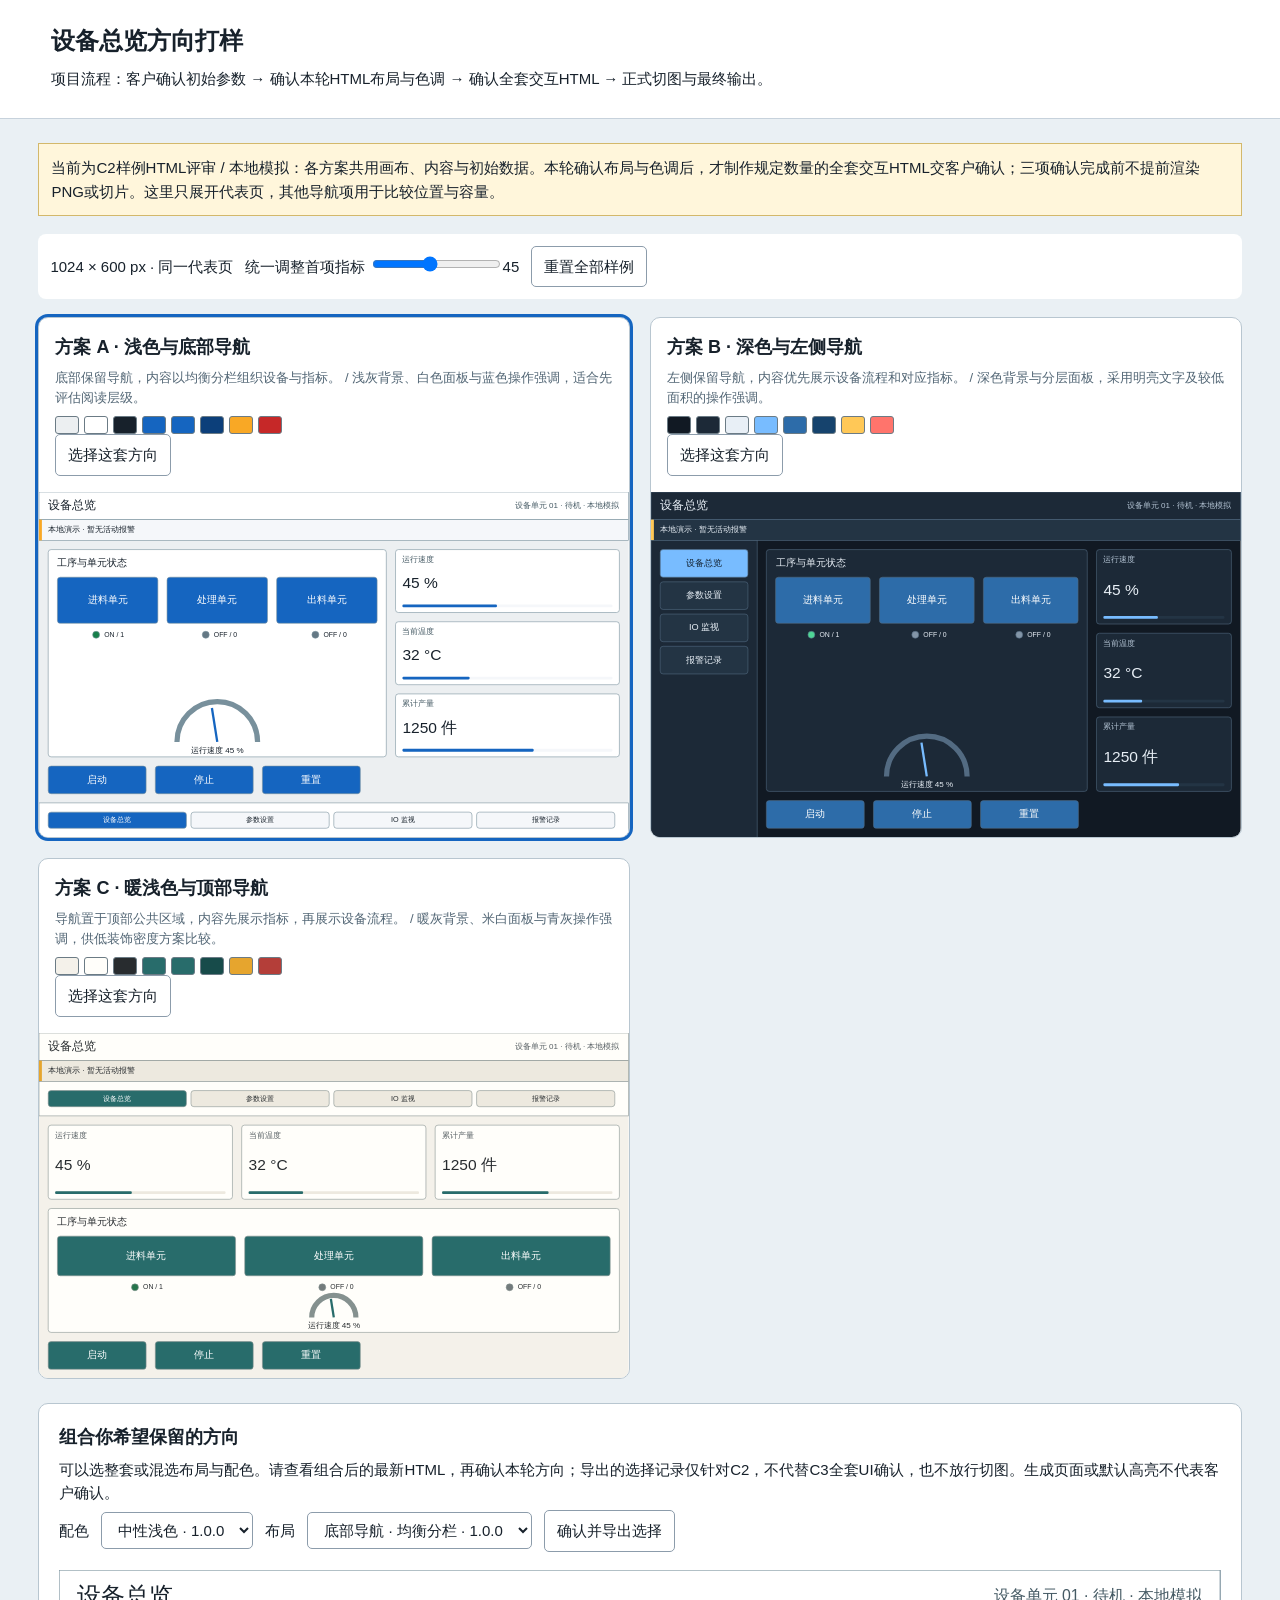
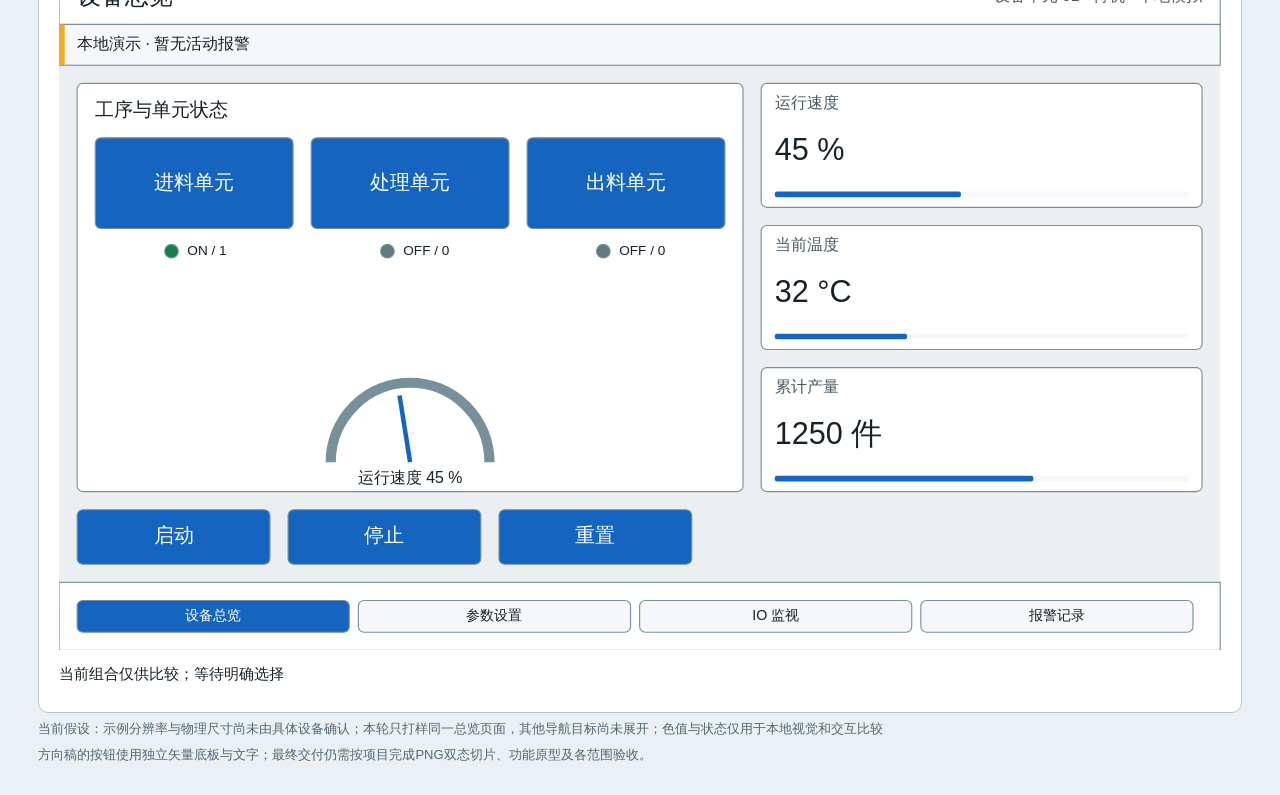
<file: examples/style-proposal/index.html>
<!doctype html>
<html lang="zh-CN">
<meta charset="utf-8">
<meta name="viewport" content="width=device-width,initial-scale=1">
<title>HMI 布局与配色打样</title>
<style>
*{box-sizing:border-box}body{margin:0;background:#eaf0f4;color:#17212b;font:15px/1.55 sans-serif}header{padding:22px 4vw;background:#fff;border-bottom:1px solid #c7d2dc}h1{font-size:24px;margin:0 0 8px}h2{font-size:18px;margin:0 0 6px}p{margin:6px 0}main{max-width:1600px;margin:auto;padding:24px 3vw}.notice{background:#fff6db;border:1px solid #d3b86b;padding:12px;margin-bottom:18px}.tools{display:flex;align-items:center;gap:12px;flex-wrap:wrap;padding:12px;background:#fff;margin-bottom:18px;border-radius:8px}button,select,input{font:inherit}button,select{border:1px solid #8c9cab;border-radius:5px;padding:8px 12px;background:#fff;color:#17212b}button{cursor:pointer}button:focus-visible,select:focus-visible,[role=button]:focus-visible{outline:3px solid #d97706;outline-offset:2px}.grid{display:grid;grid-template-columns:repeat(2,minmax(0,1fr));gap:20px}.card{background:#fff;border:1px solid #b8c6d0;border-radius:10px;overflow:hidden}.card-heading{padding:16px}.card svg{width:100%;height:auto;display:block;touch-action:manipulation}.card.selected{outline:3px solid #1565c0}.meta{color:#526675;font-size:13px}.wide{grid-column:1/-1}.choice{padding:20px;margin-top:24px;background:#fff;border-radius:10px;border:1px solid #b8c6d0}.choice .tools{padding:0}.swatches{display:flex;gap:5px;flex-wrap:wrap;margin-top:8px}.swatch{display:inline-block;width:24px;height:18px;border:1px solid #6b7b85;border-radius:3px}[role=button]{cursor:pointer}#assumptions{font-size:13px;color:#526675}@media(max-width:1000px){.grid{grid-template-columns:1fr}.wide{grid-column:auto}}
</style>
<header><h1 id="title">HMI 布局与配色打样</h1><p>项目流程：客户确认初始参数 → 确认本轮HTML布局与色调 → 确认全套交互HTML → 正式切图与最终输出。</p></header>
<main>
<div class="notice">当前为C2样例HTML评审 / 本地模拟：各方案共用画布、内容与初始数据。本轮确认布局与色调后，才制作规定数量的全套交互HTML交客户确认；三项确认完成前不提前渲染PNG或切片。这里只展开代表页，其他导航项用于比较位置与容量。</div>
<div id="tools" class="tools"></div><div id="variants" class="grid"></div>
<section class="choice"><h2>组合你希望保留的方向</h2><p>可以选整套或混选布局与配色。请查看组合后的最新HTML，再确认本轮方向；导出的选择记录仅针对C2，不代替C3全套UI确认，也不放行切图。生成页面或默认高亮不代表客户确认。</p><div id="choice-tools" class="tools"></div><div id="custom"></div><p id="choice-status" role="status">等待选择</p></section>
<p id="assumptions"></p><p class="meta">方向稿的按钮使用独立矢量底板与文字；最终交付仍需按项目完成PNG双态切片、功能原型及各范围验收。</p>
</main>
<script id="proposal-data" type="application/json">{"schema_version": "1.0", "title": "设备总览方向打样", "canvas_px": [1024, 600], "physical_size": {"diagonal_in": null, "visible_width_mm": null, "visible_height_mm": null}, "representative_page_id": "overview", "navigation_items": [{"id": "overview", "label": "设备总览"}, {"id": "parameters", "label": "参数设置"}, {"id": "io", "label": "IO 监视"}, {"id": "alarms", "label": "报警记录"}], "snapshot": {"page_title": "设备总览", "object_label": "设备单元 01", "mode": "待机", "connection": "本地模拟", "alarm": "本地演示 · 暂无活动报警", "metrics": [{"id": "speed", "label": "运行速度", "value": 45, "min": 0, "max": 100, "unit": "%"}, {"id": "temperature", "label": "当前温度", "value": 32, "min": 0, "max": 100, "unit": "°C"}, {"id": "output", "label": "累计产量", "value": 1250, "min": 0, "max": 2000, "unit": "件"}], "units": [{"id": "feed", "label": "进料单元", "on": true}, {"id": "process", "label": "处理单元", "on": false}, {"id": "discharge", "label": "出料单元", "on": false}], "actions": [{"id": "start", "label": "启动", "effect": "start"}, {"id": "stop", "label": "停止", "effect": "stop"}, {"id": "reset", "label": "重置", "effect": "reset"}]}, "variants": [{"id": "a", "title": "方案 A · 浅色与底部导航", "theme_id": "neutral-light", "theme_version": "1.0.0", "layout_id": "bottom-balanced", "layout_version": "1.0.0"}, {"id": "b", "title": "方案 B · 深色与左侧导航", "theme_id": "slate-dark", "theme_version": "1.0.0", "layout_id": "left-process", "layout_version": "1.0.0"}, {"id": "c", "title": "方案 C · 暖浅色与顶部导航", "theme_id": "warm-light", "theme_version": "1.0.0", "layout_id": "top-metrics", "layout_version": "1.0.0"}], "assumptions": ["示例分辨率与物理尺寸尚未由具体设备确认", "本轮只打样同一总览页面，其他导航目标尚未展开", "色值与状态仅用于本地视觉和交互比较"], "input_sha256": "ed836bc947c06ba0098c83aab9e5336ccdb028fe688410553108fb8656675bce", "themes": {"neutral-light@1.0.0": {"profile": {"schema_version": "1.0", "id": "neutral-light", "version": "1.0.0", "status": "proposed", "name": "中性浅色", "description": "浅灰背景、白色面板与蓝色操作强调，适合先评估阅读层级。", "tone": "light", "colors": {"background": "#ECEFF1", "surface": "#FFFFFF", "surface_alt": "#F5F7FA", "text_primary": "#17212B", "text_secondary": "#455A64", "divider": "#78909C", "accent": "#1565C0", "text_on_accent": "#FFFFFF", "button_s0": "#1565C0", "button_s1": "#0C3F7A", "text_on_button": "#FFFFFF", "indicator_on": "#16804A", "indicator_off": "#647884", "warning": "#F9A825", "fault": "#C62828"}}, "sha256": "f64e77603d25bb33d929438d553613f783aad4188367a3d6c7b42d7e22bf1074"}, "slate-dark@1.0.0": {"profile": {"schema_version": "1.0", "id": "slate-dark", "version": "1.0.0", "status": "proposed", "name": "石板深色", "description": "深色背景与分层面板，采用明亮文字及较低面积的操作强调。", "tone": "dark", "colors": {"background": "#111923", "surface": "#1C2937", "surface_alt": "#233444", "text_primary": "#E8EFF6", "text_secondary": "#B4C4D4", "divider": "#536B82", "accent": "#78BCFF", "text_on_accent": "#12212F", "button_s0": "#2D6CA9", "button_s1": "#16436D", "text_on_button": "#FFFFFF", "indicator_on": "#4ED695", "indicator_off": "#8395A7", "warning": "#FFC857", "fault": "#FF746C"}}, "sha256": "17a6fc05ea4c57fdc4925363a09915544ab9b63be87b0c60699d3a4c2e1e0005"}, "warm-light@1.0.0": {"profile": {"schema_version": "1.0", "id": "warm-light", "version": "1.0.0", "status": "proposed", "name": "暖灰浅色", "description": "暖灰背景、米白面板与青灰操作强调，供低装饰密度方案比较。", "tone": "light", "colors": {"background": "#F4F1EA", "surface": "#FFFEFA", "surface_alt": "#EDE9DF", "text_primary": "#282C2F", "text_secondary": "#575F63", "divider": "#85918F", "accent": "#286C6B", "text_on_accent": "#FFFFFF", "button_s0": "#286C6B", "button_s1": "#174B4A", "text_on_button": "#FFFFFF", "indicator_on": "#26754B", "indicator_off": "#737B7C", "warning": "#E6A52E", "fault": "#B43E39"}}, "sha256": "38b9d1ac682520b373cb86ff5a5df1fbed342dbb2d7fd3bfc57513a4fe7f594a"}}, "layouts": {"bottom-balanced@1.0.0": {"profile": {"schema_version": "1.0", "id": "bottom-balanced", "version": "1.0.0", "status": "proposed", "name": "底部导航 · 均衡分栏", "description": "底部保留导航，内容以均衡分栏组织设备与指标。", "navigation_position": "bottom", "composition": "balanced-columns", "min_canvas_px": [800, 480], "regions": {"status": [0, 0, 1, 0.08], "alarm": [0, 0.08, 1, 0.06], "navigation": [0, 0.9, 1, 0.1], "content": [0, 0.14, 1, 0.76]}}, "sha256": "9141f284f636aa1be5e0f23f8f7492010aea030fb98fe08197dd32ff71e5039f"}, "left-process@1.0.0": {"profile": {"schema_version": "1.0", "id": "left-process", "version": "1.0.0", "status": "proposed", "name": "左侧导航 · 流程优先", "description": "左侧保留导航，内容优先展示设备流程和对应指标。", "navigation_position": "left", "composition": "process-focus", "min_canvas_px": [800, 480], "regions": {"status": [0, 0, 1, 0.08], "alarm": [0, 0.08, 1, 0.06], "navigation": [0, 0.14, 0.18, 0.86], "content": [0.18, 0.14, 0.82, 0.86]}}, "sha256": "a24811fef1f2afbd47453f96cefc95ee7b603597a5e27212bb8b95cc6e836746"}, "top-metrics@1.0.0": {"profile": {"schema_version": "1.0", "id": "top-metrics", "version": "1.0.0", "status": "proposed", "name": "顶部导航 · 指标优先", "description": "导航置于顶部公共区域，内容先展示指标，再展示设备流程。", "navigation_position": "top", "composition": "metrics-first", "min_canvas_px": [800, 480], "regions": {"status": [0, 0, 1, 0.08], "alarm": [0, 0.08, 1, 0.06], "navigation": [0, 0.14, 1, 0.1], "content": [0, 0.24, 1, 0.76]}}, "sha256": "4955ce8edb77262b1bfe14787d7a46c86dc97a424bf627cbdc27c29fc1d1551b"}}, "selection_status": "pending"}</script>
<script>
'use strict';
const model=JSON.parse(document.getElementById('proposal-data').textContent),ns='http://www.w3.org/2000/svg';
const byId=id=>document.getElementById(id);
function el(tag,text,cls){const n=document.createElement(tag);if(text!==undefined)n.textContent=String(text);if(cls)n.className=cls;return n;}
function shape(tag,attrs,text){const n=document.createElementNS(ns,tag);for(const [key,value] of Object.entries(attrs||{}))n.setAttribute(key,String(value));if(text!==undefined)n.textContent=String(text);return n;}
function add(parent,tag,attrs,text){const n=shape(tag,attrs,text);parent.append(n);return n;}
function rect(parent,x,y,w,h,fill,stroke,rx=5){return add(parent,'rect',{x,y,width:w,height:h,fill,stroke:stroke||'none',rx});}
function text(parent,x,y,value,size,color,extra={}){return add(parent,'text',{x,y,fill:color,'font-size':size,'dominant-baseline':'middle',...extra},value);}
let scene=JSON.parse(JSON.stringify(model.snapshot)),selectionStatus='pending',metricSlider=null,metricOutput=null;
const themes=Object.entries(model.themes),layouts=Object.entries(model.layouts),held=new Set();
let chosenTheme=themes[0][0],chosenLayout=layouts[0][0];
function resetScene(){scene=JSON.parse(JSON.stringify(model.snapshot));if(metricSlider){metricSlider.value=scene.metrics[0].value;metricOutput.textContent=scene.metrics[0].value;}renderAll();}
function releaseAll(){for(const release of [...held])release();}
function control(parent,box,label,colors,action,key){const [x,y,w,h]=box,g=add(parent,'g',{'role':'button',tabindex:0,'aria-label':label,'data-control':key,'data-state':'s0'}),plate=rect(g,x,y,w,h,colors.button_s0,colors.divider);text(g,x+w/2,y+h/2,label,Math.min(18,h*.38,w/(label.length+1)),colors.text_on_button,{'text-anchor':'middle','pointer-events':'none'});let down=false;
  function release(){down=false;plate.setAttribute('fill',colors.button_s0);g.setAttribute('data-state','s0');held.delete(release);}
  function press(){if(down)return;down=true;plate.setAttribute('fill',colors.button_s1);g.setAttribute('data-state','s1');held.add(release);}
  g.onpointerdown=e=>{if(e.button!==undefined&&e.button!==0)return;press();g.setPointerCapture(e.pointerId);};g.onpointerup=g.onpointercancel=g.onlostpointercapture=g.onblur=release;g.onclick=action;g.onkeydown=e=>{if(e.key===' '||e.key==='Enter'){e.preventDefault();if(!e.repeat)press();}};g.onkeyup=e=>{if(e.key===' '||e.key==='Enter'){e.preventDefault();const activate=down;release();if(activate)action();}};return g;
}
function profilePair(themeKey,layoutKey){return {theme:model.themes[themeKey].profile,layout:model.layouts[layoutKey].profile};}
function renderScene(host,themeKey,layoutKey){
  host.replaceChildren();const {theme,layout}=profilePair(themeKey,layoutKey),c=theme.colors,[W,H]=model.canvas_px,s=Math.min(W/1024,H/600),gap=16*s,svg=shape('svg',{viewBox:'0 0 '+W+' '+H,role:'group','aria-label':scene.page_title+'；'+theme.name+'；'+layout.name,'data-theme':theme.id,'data-layout':layout.id,'font-family':'sans-serif'});host.append(svg);rect(svg,0,0,W,H,c.background,null,0);
  const regions=Object.fromEntries(Object.entries(layout.regions).map(([key,r])=>[key,[r[0]*W,r[1]*H,r[2]*W,r[3]*H]]));
  const [sx,sy,sw,sh]=regions.status;rect(svg,sx,sy,sw,sh,c.surface,c.divider,0);text(svg,sx+gap,sy+sh/2,scene.page_title,21*s,c.text_primary);text(svg,sx+sw-gap,sy+sh/2,scene.object_label+' · '+scene.mode+' · '+scene.connection,14*s,c.text_secondary,{'text-anchor':'end'});
  const [ax,ay,aw,ah]=regions.alarm;rect(svg,ax,ay,aw,ah,c.surface_alt,c.divider,0);rect(svg,ax,ay,5*s,ah,c.warning,null,0);text(svg,ax+gap,ay+ah/2,scene.alarm,14*s,c.text_primary);
  const [nx,ny,nw,nh]=regions.navigation;rect(svg,nx,ny,nw,nh,c.surface,c.divider,0);const vertical=layout.navigation_position==='left',n=model.navigation_items.length;
  model.navigation_items.forEach((item,i)=>{const cellH=Math.min(56*s,(nh-2*gap)/n),x=nx+gap+(vertical?0:i*(nw-2*gap)/n),y=ny+gap+(vertical?i*cellH:0),w=vertical?nw-2*gap:(nw-2*gap)/n-8*s,h=vertical?cellH-8*s:nh-2*gap,active=item.id===model.representative_page_id;rect(svg,x,y,w,h,active?c.accent:c.surface_alt,c.divider);text(svg,x+w/2,y+h/2,item.label,Math.min(16*s,w/(item.label.length+1),h*.45),active?c.text_on_accent:c.text_primary,{'text-anchor':'middle'});});
  const [rx,ry,rw,rh]=regions.content,body=[rx+gap,ry+gap,rw-2*gap,rh-2*gap],actionH=48*s,[bx,by,bw,bh]=body,usable=bh-actionH-gap;
  let process,metrics;if(layout.composition==='balanced-columns'){process=[bx,by,bw*.60-gap/2,usable];metrics=[bx+bw*.60+gap/2,by,bw*.40-gap/2,usable];}else if(layout.composition==='process-focus'){process=[bx,by,bw*.70-gap/2,usable];metrics=[bx+bw*.70+gap/2,by,bw*.30-gap/2,usable];}else{metrics=[bx,by,bw,usable*.38-gap/2];process=[bx,by+usable*.38+gap/2,bw,usable*.62-gap/2];}
  const [px,py,pw,ph]=process;rect(svg,px,py,pw,ph,c.surface,c.divider);text(svg,px+gap,py+24*s,'工序与单元状态',17*s,c.text_primary);const count=scene.units.length,unitW=(pw-gap*(count+1))/count,unitH=Math.min(80*s,ph*.32),unitY=py+48*s;
  scene.units.forEach((unit,i)=>{const ux=px+gap+i*(unitW+gap),g=add(svg,'g',{});control(g,[ux,unitY,unitW,unitH],unit.label,c,()=>{unit.on=!unit.on;renderAll();},'unit-'+unit.id);add(g,'circle',{cx:ux+unitW/2-20*s,cy:unitY+unitH+20*s,r:6*s,fill:unit.on?c.indicator_on:c.indicator_off,stroke:c.divider});text(g,ux+unitW/2-6*s,unitY+unitH+20*s,unit.on?'ON / 1':'OFF / 0',12*s,c.text_primary);});
  const first=scene.metrics[0],ratio=(first.value-first.min)/(first.max-first.min),cx=px+pw/2,cy=py+ph-26*s,radius=Math.max(12*s,Math.min(70*s,pw*.22,cy-(unitY+unitH+34*s)));add(svg,'path',{d:'M '+(cx-radius)+' '+cy+' A '+radius+' '+radius+' 0 0 1 '+(cx+radius)+' '+cy,fill:'none',stroke:c.divider,'stroke-width':9*s});const angle=Math.PI*(1-ratio);add(svg,'line',{x1:cx,y1:cy,x2:cx+Math.cos(angle)*radius*.85,y2:cy-Math.sin(angle)*radius*.85,stroke:c.accent,'stroke-width':4*s,'data-gauge':first.id});text(svg,cx,cy+15*s,first.label+' '+first.value+' '+first.unit,14*s,c.text_primary,{'text-anchor':'middle'});
  const [mx,my,mw,mh]=metrics,horizontal=layout.composition==='metrics-first',mn=scene.metrics.length;
  scene.metrics.forEach((m,i)=>{const cardW=horizontal?(mw-gap*(mn-1))/mn:mw,cardH=horizontal?mh:(mh-gap*(mn-1))/mn,x=mx+(horizontal?i*(cardW+gap):0),y=my+(horizontal?0:i*(cardH+gap)),fraction=(m.value-m.min)/(m.max-m.min);rect(svg,x,y,cardW,cardH,c.surface,c.divider);text(svg,x+12*s,y+18*s,m.label,14*s,c.text_secondary);text(svg,x+12*s,y+cardH*.55,m.value+' '+m.unit,Math.min(27*s,cardH*.31),c.text_primary);rect(svg,x+12*s,y+cardH-14*s,cardW-24*s,5*s,c.surface_alt,null,2);rect(svg,x+12*s,y+cardH-14*s,(cardW-24*s)*fraction,5*s,c.accent,null,2).setAttribute('data-bar',m.id);});
  const actions=scene.actions,buttonW=Math.min(170*s,(bw-gap*(actions.length-1))/actions.length);actions.forEach((a,i)=>{control(svg,[bx+i*(buttonW+gap),by+bh-actionH,buttonW,actionH],a.label,c,()=>{if(a.effect==='reset'){resetScene();return;}scene.mode=a.effect==='start'?'模拟运行':'模拟停止';for(const u of scene.units)u.on=a.effect==='start';renderAll();},'action-'+a.id);});
  return svg;
}
function swatches(theme){const row=el('div',undefined,'swatches');for(const key of ['background','surface','text_primary','accent','button_s0','button_s1','warning','fault']){const span=el('span',undefined,'swatch');span.style.backgroundColor=theme.colors[key];span.title=key+' '+theme.colors[key];row.append(span);}return row;}
function selectVariant(v){chosenTheme=v.theme_id+'@'+v.theme_version;chosenLayout=v.layout_id+'@'+v.layout_version;selectionStatus='pending';themeSelect.value=chosenTheme;layoutSelect.value=chosenLayout;renderAll();}
const themeSelect=el('select'),layoutSelect=el('select');themeSelect.setAttribute('aria-label','选择配色');layoutSelect.setAttribute('aria-label','选择布局');for(const [key,{profile}] of themes){const option=el('option',profile.name+' · '+profile.version);option.value=key;themeSelect.append(option);}for(const [key,{profile}] of layouts){const option=el('option',profile.name+' · '+profile.version);option.value=key;layoutSelect.append(option);}themeSelect.value=chosenTheme;layoutSelect.value=chosenLayout;
themeSelect.onchange=()=>{chosenTheme=themeSelect.value;selectionStatus='pending';renderAll();};layoutSelect.onchange=()=>{chosenLayout=layoutSelect.value;selectionStatus='pending';renderAll();};
function selectionRecord(){const {theme,layout}=profilePair(chosenTheme,chosenLayout);return {schema_version:'1.0',status:'user_selected_in_preview',representative_page_id:model.representative_page_id,canvas_px:model.canvas_px,physical_size:model.physical_size,theme:{id:theme.id,version:theme.version,sha256:model.themes[chosenTheme].sha256},layout:{id:layout.id,version:layout.version,sha256:model.layouts[chosenLayout].sha256},assumptions:model.assumptions,proposal_input_sha256:model.input_sha256};}
function downloadSelection(){const raw=JSON.stringify(selectionRecord(),null,2)+'\n',url=URL.createObjectURL(new Blob([raw],{type:'application/json'})),a=el('a');a.href=url;a.download='project-direction.json';document.body.append(a);a.click();a.remove();setTimeout(()=>URL.revokeObjectURL(url),1000);selectionStatus='export_requested';byId('choice-status').textContent='已请求导出当前选择；请把选择记录或方案说明提供给后续设计任务。';}
function renderAll(){releaseAll();byId('variants').replaceChildren();for(const v of model.variants){const themeKey=v.theme_id+'@'+v.theme_version,layoutKey=v.layout_id+'@'+v.layout_version,{theme,layout}=profilePair(themeKey,layoutKey),card=el('article',undefined,'card'+(chosenTheme===themeKey&&chosenLayout===layoutKey?' selected':'')),heading=el('div',undefined,'card-heading'),host=el('div'),choose=el('button','选择这套方向');choose.setAttribute('data-variant',v.id);choose.onclick=()=>selectVariant(v);heading.append(el('h2',v.title),el('p',layout.description+' / '+theme.description,'meta'),swatches(theme),choose);card.append(heading,host);byId('variants').append(card);renderScene(host,themeKey,layoutKey);}renderScene(byId('custom'),chosenTheme,chosenLayout);byId('choice-status').textContent=selectionStatus==='pending'?'当前组合仅供比较；等待明确选择':'已请求导出选择记录';}
function initialize(){byId('title').textContent=model.title;byId('assumptions').textContent='当前假设：'+model.assumptions.join('；');const reset=el('button','重置全部样例'),slider=el('input'),sliderLabel=el('label','统一调整首项指标 '),value=el('span',scene.metrics[0].value);metricSlider=slider;metricOutput=value;reset.onclick=resetScene;reset.setAttribute('data-role','reset');slider.type='range';slider.min=scene.metrics[0].min;slider.max=scene.metrics[0].max;slider.step='any';slider.value=scene.metrics[0].value;slider.setAttribute('aria-label','统一模拟指标');slider.oninput=()=>{scene.metrics[0].value=Number(slider.value);value.textContent=slider.value;renderAll();};sliderLabel.append(slider,value);byId('tools').append(el('span',model.canvas_px.join(' × ')+' px · 同一代表页'),sliderLabel,reset);const exportButton=el('button','确认并导出选择');exportButton.setAttribute('data-role','export');exportButton.onclick=downloadSelection;byId('choice-tools').append(el('label','配色 '),themeSelect,el('label','布局 '),layoutSelect,exportButton);renderAll();}
document.addEventListener('visibilitychange',()=>{if(document.hidden)releaseAll();});window.addEventListener('blur',releaseAll);initialize();
</script>
</html>
</file>
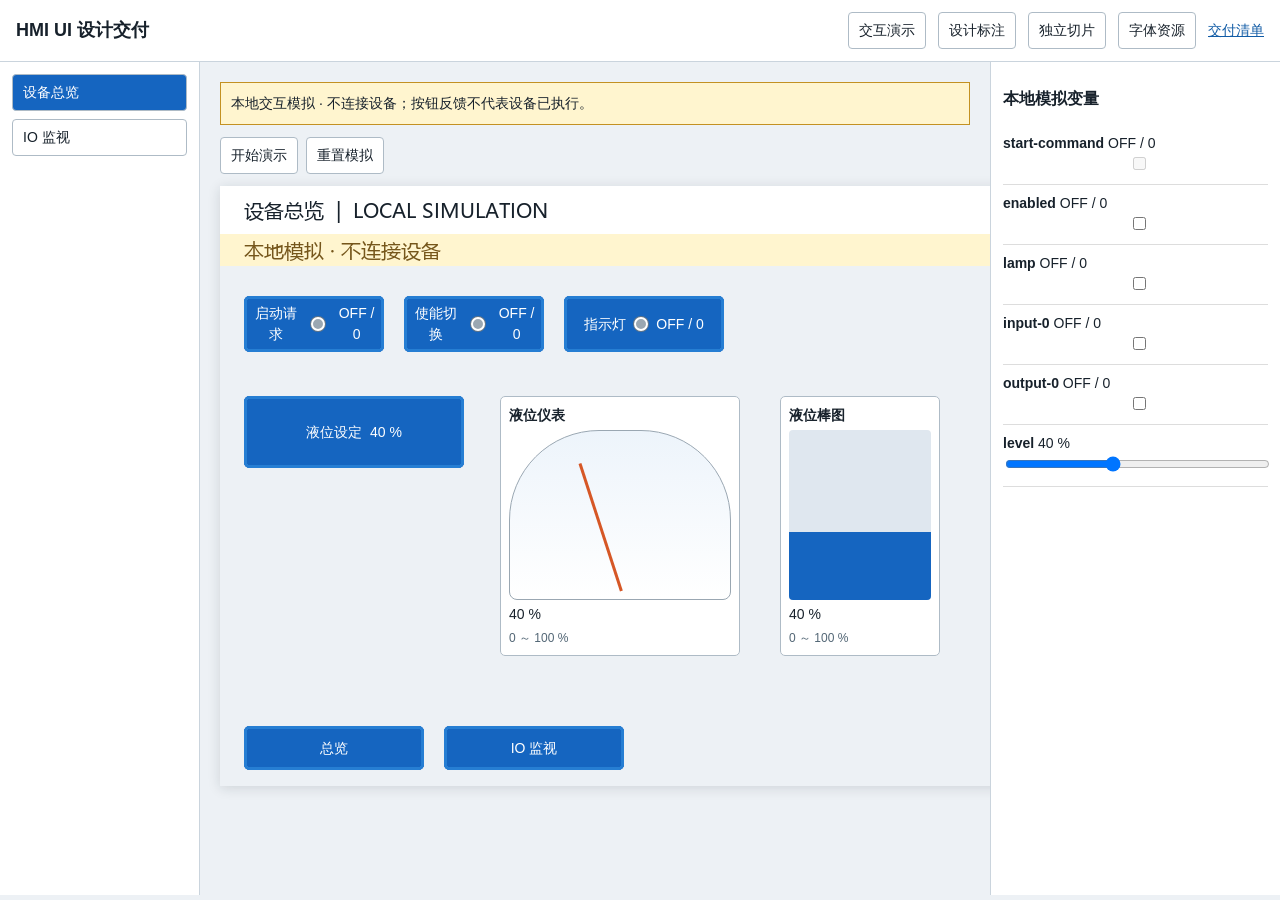
<file: examples/interactive-preview/delivery/index.html>
<!doctype html>
<html lang="zh-CN">
<meta charset="utf-8">
<meta name="viewport" content="width=device-width,initial-scale=1">
<title>HMI UI 设计交付</title>
<style>
*{box-sizing:border-box}body{margin:0;font:14px/1.5 sans-serif;color:#17212b;background:#edf1f5}button,select,input{font:inherit}button,select{padding:7px 10px;border:1px solid #aebbc6;border-radius:4px;background:#fff;color:inherit}button{cursor:pointer}button:focus-visible,select:focus-visible{outline:3px solid #1473b8}header{display:flex;align-items:center;gap:12px;padding:12px 16px;background:#fff;border-bottom:1px solid #cad4dd}h1{font-size:18px;margin:0 auto 0 0}#workspace{display:grid;grid-template-columns:200px minmax(300px,1fr) 290px;height:calc(100vh - 67px)}nav,aside{padding:12px;background:#fff;overflow:auto}nav{border-right:1px solid #cad4dd}aside{border-left:1px solid #cad4dd}nav button{display:block;width:100%;text-align:left;margin:0 0 8px}nav button.active{color:#fff;background:#1565c0}main{overflow:auto;padding:20px}.tools{display:flex;flex-wrap:wrap;gap:8px;margin-bottom:12px}.muted{color:#526675;font-size:12px}.stage{position:relative;background:#fff;box-shadow:0 2px 12px #17212b24;flex-shrink:0}.stage>img{position:absolute;inset:0;width:100%;height:100%;display:block}.layer{position:absolute;padding:0;border:1px solid transparent;border-radius:0;background:transparent}.layer:hover,.layer.selected{border:2px solid #e45b16;background:#e45b1615}.show-boxes .layer{border:1px dashed #1565c070}.show-boxes .layer.selected{border:2px solid #e45b16}.kv{margin:0 0 12px;overflow-wrap:anywhere}.kv dt{font-size:12px;color:#526675}.kv dd{margin:2px 0 0;white-space:pre-wrap;font-family:monospace}.cards{display:grid;grid-template-columns:repeat(auto-fill,minmax(170px,1fr));gap:14px}.card{background:#fff;padding:12px;border:1px solid #cad4dd;border-radius:6px;overflow-wrap:anywhere}.thumb{height:130px;display:flex;align-items:center;justify-content:center;background-color:#fff;background-image:linear-gradient(45deg,#dce4eb 25%,transparent 25%),linear-gradient(-45deg,#dce4eb 25%,transparent 25%),linear-gradient(45deg,transparent 75%,#dce4eb 75%),linear-gradient(-45deg,transparent 75%,#dce4eb 75%);background-size:16px 16px;background-position:0 0,0 8px,8px -8px,-8px 0}.thumb img{max-width:100%;max-height:100%}a{color:#125ca6}h2{font-size:16px}.notice{max-width:700px;padding:16px;background:#fff;border:1px solid #cad4dd}@media(max-width:900px){#workspace{grid-template-columns:160px minmax(250px,1fr)}aside{grid-column:1/-1;border-top:1px solid #cad4dd;max-height:300px}header{flex-wrap:wrap}#workspace{height:auto;min-height:80vh}}
</style>
<style>
.runtime-stage{position:relative;overflow:hidden;background:#fff;box-shadow:0 2px 12px #17212b24}.runtime-canvas{position:absolute;transform-origin:0 0}.runtime-background{position:absolute;inset:0;width:100%;height:100%}.runtime-component{position:absolute;overflow:hidden;background:#fff;border:1px solid #aebbc6;border-radius:5px;padding:8px;display:flex;flex-direction:column;justify-content:center;gap:4px}.runtime-button{position:relative;width:100%;height:100%;padding:0;overflow:hidden;border:0;border-radius:4px;background:#1565c0;color:#fff;touch-action:none;user-select:none}.runtime-button img{position:absolute;inset:0;width:100%;height:100%;pointer-events:none}.runtime-label{position:relative;z-index:1;display:flex;align-items:center;justify-content:center;gap:8px;width:100%;height:100%;padding:4px;white-space:pre-line;pointer-events:none}.runtime-control{padding:0;border:0}.runtime-value{font-variant-numeric:tabular-nums;white-space:pre-line}.runtime-lamp{display:inline-block;width:14px;height:14px;flex-shrink:0;border-radius:50%;background:#9aa7b2;border:2px solid #fff;box-shadow:0 0 0 1px #637586}.runtime-lamp.on{background:#40ca80}.runtime-output{display:grid;grid-template-rows:minmax(0,1fr) 32px}.runtime-output select{width:100%;padding:2px}.runtime-track{position:relative;flex:1;min-height:14px;background:#dfe7ef;overflow:hidden;border-radius:4px}.runtime-fill{position:absolute;left:0;bottom:0;background:#1565c0;transition:width .35s linear,height .35s linear}.runtime-dial{position:relative;flex:1;min-height:30px;border:1px solid #9aa7b2;border-radius:90px 90px 8px 8px;background:linear-gradient(#edf4fb,#fff);overflow:hidden}.runtime-needle{position:absolute;left:50%;bottom:8px;width:3px;height:80%;background:#d65726;transform-origin:50% 100%;transition:transform .35s linear}.runtime-banner{padding:10px;border:1px solid #c39122;background:#fff5cf;margin:0 0 12px}.runtime-driver{display:block;padding:8px 0;border-bottom:1px solid #ddd}.runtime-driver input{width:100%}.keypad-shade{position:fixed;inset:0;background:#17212b88;display:flex;align-items:center;justify-content:center;z-index:50}.keypad{width:340px;max-width:95vw;padding:18px;background:#fff;border-radius:8px;box-shadow:0 10px 50px #17212b66}.keypad input{width:100%;font-size:24px;padding:8px}.keypad-grid{display:grid;grid-template-columns:repeat(3,1fr);gap:6px;margin:12px 0}.keypad-grid button{min-height:44px}.keypad-error{min-height:24px;color:#ad251d}.runtime-output.forced{outline:3px solid #c39122;outline-offset:-3px}
</style>
<header><h1>HMI UI 设计交付</h1><button id="runtime-tab">交互演示</button><button id="page-tab">设计标注</button><button id="asset-tab">独立切片</button><button id="font-tab">字体资源</button><a href="manifest.json" download>交付清单</a></header>
<div id="workspace"><nav id="navigation" aria-label="页面导航"></nav><main id="main"></main><aside id="inspector" aria-label="设计标注"></aside></div>
<script id="design-data" type="application/json">{"schema_version": "1.2", "input_manifest_sha256": "65b1a99d1e4435bf92306cf7ae5947aa588f7f81fdcc233800afb16704c26a11", "pages": [{"id": "overview", "name": "设备总览", "design_size_px": [1024, 600], "preview": "preview/overview.png", "actual_preview_px": [1024, 600], "preview_scale_xy": [1.0, 1.0], "layers": [{"id": "page-title", "name": "页面标题", "type": "text", "rect_px": [24, 12, 500, 28], "text": "设备总览", "font": {"family": "sans-serif", "size_px": 20, "weight": 500}, "fill": "#17212B"}, {"id": "start", "name": "启动请求", "type": "control", "rect_px": [24, 110, 140, 56], "text": "启动请求", "interaction": {"kind": "momentary", "variable": "start-command"}}, {"id": "enable", "name": "使能切换", "type": "control", "rect_px": [184, 110, 140, 56], "text": "使能切换", "interaction": {"kind": "toggle", "variable": "enabled"}}, {"id": "lamp-control", "name": "指示灯", "type": "control", "rect_px": [344, 110, 160, 56], "text": "指示灯", "interaction": {"kind": "indicator", "variable": "lamp"}}, {"id": "level-set", "name": "液位设定", "type": "control", "rect_px": [24, 210, 220, 72], "text": "液位设定", "interaction": {"kind": "parameter", "variable": "level"}}, {"id": "level-gauge", "name": "液位仪表", "type": "gauge", "rect_px": [280, 210, 240, 260], "text": "液位仪表", "interaction": {"kind": "gauge", "variable": "level"}}, {"id": "level-bar", "name": "液位棒图", "type": "bar", "rect_px": [560, 210, 160, 260], "text": "液位棒图", "interaction": {"kind": "bar", "variable": "level", "orientation": "vertical"}}, {"id": "nav-overview", "name": "总览", "type": "control", "rect_px": [24, 540, 180, 44], "text": "总览", "interaction": {"kind": "navigation", "target_page": "overview"}}, {"id": "nav-io", "name": "IO 监视", "type": "control", "rect_px": [224, 540, 180, 44], "text": "IO 监视", "interaction": {"kind": "navigation", "target_page": "io"}}], "alpha_min": 255, "alpha_max": 255, "rgba_sha256": "4c91c341be01a65af3bd32e944ce4bd051635b58562b874e831306d36537b370", "sha256": "8b6f85fdead4afa6184274167834a6c82380c5dfe7a727a5ea1c4cf91c31715e", "bytes": 29495}, {"id": "io", "name": "IO 监视", "design_size_px": [1024, 600], "preview": "preview/io.png", "actual_preview_px": [1024, 600], "preview_scale_xy": [1.0, 1.0], "layers": [{"id": "page-title", "name": "页面标题", "type": "text", "rect_px": [24, 12, 500, 28], "text": "IO 监视", "font": {"family": "sans-serif", "size_px": 20, "weight": 500}, "fill": "#17212B"}, {"id": "input-channel", "name": "输入通道 0", "type": "control", "rect_px": [24, 110, 280, 80], "text": "输入通道 0", "interaction": {"kind": "io-input", "variable": "input-0"}}, {"id": "output-channel", "name": "输出通道 0", "type": "control", "rect_px": [344, 110, 340, 140], "text": "输出通道 0", "interaction": {"kind": "output", "variable": "output-0"}}, {"id": "level-bar-h", "name": "液位共享值", "type": "bar", "rect_px": [24, 300, 660, 130], "text": "液位共享值", "interaction": {"kind": "bar", "variable": "level", "orientation": "horizontal"}}, {"id": "nav-overview", "name": "总览", "type": "control", "rect_px": [24, 540, 180, 44], "text": "总览", "interaction": {"kind": "navigation", "target_page": "overview"}}, {"id": "nav-io", "name": "IO 监视", "type": "control", "rect_px": [224, 540, 180, 44], "text": "IO 监视", "interaction": {"kind": "navigation", "target_page": "io"}}], "alpha_min": 255, "alpha_max": 255, "rgba_sha256": "f5ce81fa6e2d8ecddf3ad16e4e097090efaa45c1933ff94d9c3987bd3942a316", "sha256": "a715d5c65aa1c2096d236074e0f36d515ddca1aa6d3a931c300131d3cb59c3bc", "bytes": 21520}], "assets": [{"id": "start-s0", "file": "assets/start-s0.png", "component_id": "start", "state": "s0", "design_size_px": [140, 56], "asset_role": "control_plate", "actual_size_px": [140, 56], "export_scale_xy": [1.0, 1.0], "alpha_min": 0, "alpha_max": 255, "rgba_sha256": "b9e721a187da76b20817afe893a95d3f58452b5cf0adb36646a372e2c2fcba8d", "sha256": "a78acba3a4ec0b94ea410326b1c1d5d679f37f50fed17820c34ec4768865ff09", "bytes": 307}, {"id": "start-s1", "file": "assets/start-s1.png", "component_id": "start", "state": "s1", "design_size_px": [140, 56], "asset_role": "control_plate", "actual_size_px": [140, 56], "export_scale_xy": [1.0, 1.0], "alpha_min": 0, "alpha_max": 255, "rgba_sha256": "48515fa17d0ca6633ba9ca84b5893b33bc5b5ed327ce1796ed403b1fc1fe5eab", "sha256": "0a62dfd04deb7e504e33e7390bb88820d55bc87c5ebf2ec967f1ae23d51f30ec", "bytes": 302}, {"id": "enable-s0", "file": "assets/enable-s0.png", "component_id": "enable", "state": "s0", "design_size_px": [140, 56], "asset_role": "control_plate", "actual_size_px": [140, 56], "export_scale_xy": [1.0, 1.0], "alpha_min": 0, "alpha_max": 255, "rgba_sha256": "b9e721a187da76b20817afe893a95d3f58452b5cf0adb36646a372e2c2fcba8d", "sha256": "a78acba3a4ec0b94ea410326b1c1d5d679f37f50fed17820c34ec4768865ff09", "bytes": 307}, {"id": "enable-s1", "file": "assets/enable-s1.png", "component_id": "enable", "state": "s1", "design_size_px": [140, 56], "asset_role": "control_plate", "actual_size_px": [140, 56], "export_scale_xy": [1.0, 1.0], "alpha_min": 0, "alpha_max": 255, "rgba_sha256": "48515fa17d0ca6633ba9ca84b5893b33bc5b5ed327ce1796ed403b1fc1fe5eab", "sha256": "0a62dfd04deb7e504e33e7390bb88820d55bc87c5ebf2ec967f1ae23d51f30ec", "bytes": 302}, {"id": "lamp-control-s0", "file": "assets/lamp-control-s0.png", "component_id": "lamp-control", "state": "s0", "design_size_px": [160, 56], "asset_role": "control_plate", "actual_size_px": [160, 56], "export_scale_xy": [1.0, 1.0], "alpha_min": 0, "alpha_max": 255, "rgba_sha256": "ec7be2fe3487102685cfad9ab3d22ac82a2a7a23a2451ec446d9f9ff3334b2fc", "sha256": "530a87a2be37f1e9afb4b5c46ecf15abc16977c0b5a503157e0c3784a1a9f7cd", "bytes": 317}, {"id": "lamp-control-s1", "file": "assets/lamp-control-s1.png", "component_id": "lamp-control", "state": "s1", "design_size_px": [160, 56], "asset_role": "control_plate", "actual_size_px": [160, 56], "export_scale_xy": [1.0, 1.0], "alpha_min": 0, "alpha_max": 255, "rgba_sha256": "7907525426795f4bda6fcde7794885b8ea3519d149a048931132aacc91e8c6f5", "sha256": "52fde68ca920f08de0bd9b2352b6cdabe63a3af8539931a9f742996963eb55b6", "bytes": 312}, {"id": "level-set-s0", "file": "assets/level-set-s0.png", "component_id": "level-set", "state": "s0", "design_size_px": [220, 72], "asset_role": "control_plate", "actual_size_px": [220, 72], "export_scale_xy": [1.0, 1.0], "alpha_min": 0, "alpha_max": 255, "rgba_sha256": "77f445454e16e1b879d7fc5db882b9dd97e015498851d0c63324874be5eac1f1", "sha256": "7eae234c947d83b47c06334b8cfb424a20dee5dee2ac8f09cb196e56c496b16d", "bytes": 380}, {"id": "level-set-s1", "file": "assets/level-set-s1.png", "component_id": "level-set", "state": "s1", "design_size_px": [220, 72], "asset_role": "control_plate", "actual_size_px": [220, 72], "export_scale_xy": [1.0, 1.0], "alpha_min": 0, "alpha_max": 255, "rgba_sha256": "de2eb23fb3ca2d65113f38f966e0ccda1a0426cda2fb428b94d023e90b35afc6", "sha256": "6ac3ea3b674b0234815d7e3d9bf590bce4a7d67b335de211d88d9ab5a53d3590", "bytes": 376}, {"id": "nav-overview-s0", "file": "assets/nav-overview-s0.png", "component_id": "nav-overview", "state": "s0", "design_size_px": [180, 44], "asset_role": "control_plate", "actual_size_px": [180, 44], "export_scale_xy": [1.0, 1.0], "alpha_min": 0, "alpha_max": 255, "rgba_sha256": "72a2375bd79e4d4eb866ea317e8ebd74b3e3fc0dbcd77dc7baada732ab47f9ea", "sha256": "a267c3c209b021d822aa623e8daee49f6f033143e462d669e8502724cc3309dc", "bytes": 287}, {"id": "nav-overview-s1", "file": "assets/nav-overview-s1.png", "component_id": "nav-overview", "state": "s1", "design_size_px": [180, 44], "asset_role": "control_plate", "actual_size_px": [180, 44], "export_scale_xy": [1.0, 1.0], "alpha_min": 0, "alpha_max": 255, "rgba_sha256": "631cda1a48d829dcd47e6ad709dee323748aca1b27a82406677008914906aa71", "sha256": "44908d0deedab3c5ce2d00bce1859a8887b528c5ef628f00ca0a018d93245dd6", "bytes": 282}, {"id": "nav-io-s0", "file": "assets/nav-io-s0.png", "component_id": "nav-io", "state": "s0", "design_size_px": [180, 44], "asset_role": "control_plate", "actual_size_px": [180, 44], "export_scale_xy": [1.0, 1.0], "alpha_min": 0, "alpha_max": 255, "rgba_sha256": "72a2375bd79e4d4eb866ea317e8ebd74b3e3fc0dbcd77dc7baada732ab47f9ea", "sha256": "a267c3c209b021d822aa623e8daee49f6f033143e462d669e8502724cc3309dc", "bytes": 287}, {"id": "nav-io-s1", "file": "assets/nav-io-s1.png", "component_id": "nav-io", "state": "s1", "design_size_px": [180, 44], "asset_role": "control_plate", "actual_size_px": [180, 44], "export_scale_xy": [1.0, 1.0], "alpha_min": 0, "alpha_max": 255, "rgba_sha256": "631cda1a48d829dcd47e6ad709dee323748aca1b27a82406677008914906aa71", "sha256": "44908d0deedab3c5ce2d00bce1859a8887b528c5ef628f00ca0a018d93245dd6", "bytes": 282}, {"id": "input-channel-s0", "file": "assets/input-channel-s0.png", "component_id": "input-channel", "state": "s0", "design_size_px": [280, 80], "asset_role": "control_plate", "actual_size_px": [280, 80], "export_scale_xy": [1.0, 1.0], "alpha_min": 0, "alpha_max": 255, "rgba_sha256": "149e9c4cb3916c6a6858c81060bd329832fa5f7df9b6e6b4f8be51ee2bbbcda2", "sha256": "56bf7a50268dbf183133644687aacc529d5203b607c1cf43aa53370b82543502", "bytes": 434}, {"id": "input-channel-s1", "file": "assets/input-channel-s1.png", "component_id": "input-channel", "state": "s1", "design_size_px": [280, 80], "asset_role": "control_plate", "actual_size_px": [280, 80], "export_scale_xy": [1.0, 1.0], "alpha_min": 0, "alpha_max": 255, "rgba_sha256": "6b1eacd3956aeb8b1d002b6faf47a23e51cb7c42c71c4d9668d01b60f4b58a31", "sha256": "146624cee42d0951fa169251097c8608feb355c7d39caf6e7cbf41055fd88947", "bytes": 429}, {"id": "output-channel-s0", "file": "assets/output-channel-s0.png", "component_id": "output-channel", "state": "s0", "design_size_px": [340, 140], "asset_role": "control_plate", "actual_size_px": [340, 140], "export_scale_xy": [1.0, 1.0], "alpha_min": 0, "alpha_max": 255, "rgba_sha256": "4d84e2b63be24d9825022d6ccb204d54d94c87fdc896323e46d15cfe338fc2ba", "sha256": "b683c8159731ebe4877500c94cd4e4d5274936f49fa888e10c9d9a9702db13b9", "bytes": 658}, {"id": "output-channel-s1", "file": "assets/output-channel-s1.png", "component_id": "output-channel", "state": "s1", "design_size_px": [340, 140], "asset_role": "control_plate", "actual_size_px": [340, 140], "export_scale_xy": [1.0, 1.0], "alpha_min": 0, "alpha_max": 255, "rgba_sha256": "48c823e9fb87d93ff5fdd5bba5d380cfea183ab542a0b5fbd121a4f6520851c1", "sha256": "2acee3bdf751269d7672ce116ac2d936eb8ce9ef59623c83bc06b3519e4c02d6", "bytes": 654}, {"id": "boolean-lamp-off", "file": "assets/boolean-lamp-off.png", "component_id": "boolean-lamp", "state": "off", "design_size_px": [14, 14], "asset_role": "indicator", "actual_size_px": [14, 14], "export_scale_xy": [1.0, 1.0], "alpha_min": 0, "alpha_max": 255, "rgba_sha256": "3ad1b074bf57ddfc38675d45e4edc93b304304c45c741ffc2487427f9e9d7b30", "sha256": "a64052b237620b9b86a4691ae7a76458211b7e67c0ba70b33a94d24bd33b5f71", "bytes": 155}, {"id": "boolean-lamp-on", "file": "assets/boolean-lamp-on.png", "component_id": "boolean-lamp", "state": "on", "design_size_px": [14, 14], "asset_role": "indicator", "actual_size_px": [14, 14], "export_scale_xy": [1.0, 1.0], "alpha_min": 0, "alpha_max": 255, "rgba_sha256": "0b04de415c87472eb54695c254b37bfd33a0b82912e58723d7ff01b7e7da8bf2", "sha256": "5caf8c2018f840514ec025c695246bb0c2332861b88eaa037274e858e4db248d", "bytes": 155}], "fonts": [], "simulation": {"variables": [{"id": "start-command", "type": "boolean", "initial": false}, {"id": "enabled", "type": "boolean", "initial": false}, {"id": "lamp", "type": "boolean", "initial": false}, {"id": "input-0", "type": "boolean", "initial": false}, {"id": "output-0", "type": "boolean", "initial": false}, {"id": "level", "type": "number", "initial": 40, "min": 0, "max": 100, "step": 1, "unit": "%", "animate": true}], "required_features": ["momentary", "toggle", "indicator", "io-input", "output", "navigation", "parameter", "gauge", "bar"]}, "element_inventory": {"schema_version": "1.0", "ui_revision": "synthetic-demo-v1", "reviewed_page_ids": ["overview", "io"], "elements": [{"id": "page-title-text", "page_id": "overview", "layer_id": "page-title", "category": "editable_text", "asset_role": "editable_text", "rect_px": [24, 12, 500, 28], "required_states": ["default"], "delivery_mode": "native", "native_spec": {"target_control": "editable text", "parameters": {"text": "设备总览", "font": {"family": "sans-serif", "size_px": 20, "weight": 500}}, "state_map": {"default": "render editable text"}}}, {"id": "start-plate", "page_id": "overview", "layer_id": "start", "category": "graphic", "asset_role": "control_plate", "rect_px": [24, 110, 140, 56], "required_states": ["s0", "s1"], "delivery_mode": "export", "asset_refs": [{"state": "s0", "asset_id": "start-s0"}, {"state": "s1", "asset_id": "start-s1"}]}, {"id": "start-label", "page_id": "overview", "layer_id": "start", "category": "editable_text", "asset_role": "editable_text", "rect_px": [24, 110, 140, 56], "required_states": ["default"], "delivery_mode": "native", "native_spec": {"target_control": "editable text", "parameters": {"text": "启动请求", "font_family": "sans-serif"}, "state_map": {"default": "keep label separate from plate"}}}, {"id": "start-value", "page_id": "overview", "layer_id": "start", "category": "dynamic_content", "asset_role": "dynamic_content", "rect_px": [24, 110, 140, 56], "required_states": ["value"], "delivery_mode": "native", "native_spec": {"target_control": "native momentary", "parameters": {"variable": "start-command", "format": "ON/OFF text"}, "state_map": {"value": "display the bound local value"}}}, {"id": "start-lamp", "page_id": "overview", "layer_id": "start", "category": "graphic", "asset_role": "indicator", "rect_px": [34, 131.0, 14, 14], "required_states": ["off", "on"], "delivery_mode": "export", "asset_refs": [{"state": "off", "asset_id": "boolean-lamp-off"}, {"state": "on", "asset_id": "boolean-lamp-on"}]}, {"id": "enable-plate", "page_id": "overview", "layer_id": "enable", "category": "graphic", "asset_role": "control_plate", "rect_px": [184, 110, 140, 56], "required_states": ["s0", "s1"], "delivery_mode": "export", "asset_refs": [{"state": "s0", "asset_id": "enable-s0"}, {"state": "s1", "asset_id": "enable-s1"}]}, {"id": "enable-label", "page_id": "overview", "layer_id": "enable", "category": "editable_text", "asset_role": "editable_text", "rect_px": [184, 110, 140, 56], "required_states": ["default"], "delivery_mode": "native", "native_spec": {"target_control": "editable text", "parameters": {"text": "使能切换", "font_family": "sans-serif"}, "state_map": {"default": "keep label separate from plate"}}}, {"id": "enable-value", "page_id": "overview", "layer_id": "enable", "category": "dynamic_content", "asset_role": "dynamic_content", "rect_px": [184, 110, 140, 56], "required_states": ["value"], "delivery_mode": "native", "native_spec": {"target_control": "native toggle", "parameters": {"variable": "enabled", "format": "ON/OFF text"}, "state_map": {"value": "display the bound local value"}}}, {"id": "enable-lamp", "page_id": "overview", "layer_id": "enable", "category": "graphic", "asset_role": "indicator", "rect_px": [194, 131.0, 14, 14], "required_states": ["off", "on"], "delivery_mode": "export", "asset_refs": [{"state": "off", "asset_id": "boolean-lamp-off"}, {"state": "on", "asset_id": "boolean-lamp-on"}]}, {"id": "lamp-control-plate", "page_id": "overview", "layer_id": "lamp-control", "category": "graphic", "asset_role": "control_plate", "rect_px": [344, 110, 160, 56], "required_states": ["s0", "s1"], "delivery_mode": "export", "asset_refs": [{"state": "s0", "asset_id": "lamp-control-s0"}, {"state": "s1", "asset_id": "lamp-control-s1"}]}, {"id": "lamp-control-label", "page_id": "overview", "layer_id": "lamp-control", "category": "editable_text", "asset_role": "editable_text", "rect_px": [344, 110, 160, 56], "required_states": ["default"], "delivery_mode": "native", "native_spec": {"target_control": "editable text", "parameters": {"text": "指示灯", "font_family": "sans-serif"}, "state_map": {"default": "keep label separate from plate"}}}, {"id": "lamp-control-value", "page_id": "overview", "layer_id": "lamp-control", "category": "dynamic_content", "asset_role": "dynamic_content", "rect_px": [344, 110, 160, 56], "required_states": ["value"], "delivery_mode": "native", "native_spec": {"target_control": "native indicator", "parameters": {"variable": "lamp", "format": "ON/OFF text"}, "state_map": {"value": "display the bound local value"}}}, {"id": "lamp-control-lamp", "page_id": "overview", "layer_id": "lamp-control", "category": "graphic", "asset_role": "indicator", "rect_px": [354, 131.0, 14, 14], "required_states": ["off", "on"], "delivery_mode": "export", "asset_refs": [{"state": "off", "asset_id": "boolean-lamp-off"}, {"state": "on", "asset_id": "boolean-lamp-on"}]}, {"id": "level-set-plate", "page_id": "overview", "layer_id": "level-set", "category": "graphic", "asset_role": "control_plate", "rect_px": [24, 210, 220, 72], "required_states": ["s0", "s1"], "delivery_mode": "export", "asset_refs": [{"state": "s0", "asset_id": "level-set-s0"}, {"state": "s1", "asset_id": "level-set-s1"}]}, {"id": "level-set-label", "page_id": "overview", "layer_id": "level-set", "category": "editable_text", "asset_role": "editable_text", "rect_px": [24, 210, 220, 72], "required_states": ["default"], "delivery_mode": "native", "native_spec": {"target_control": "editable text", "parameters": {"text": "液位设定", "font_family": "sans-serif"}, "state_map": {"default": "keep label separate from plate"}}}, {"id": "level-set-value", "page_id": "overview", "layer_id": "level-set", "category": "dynamic_content", "asset_role": "dynamic_content", "rect_px": [24, 210, 220, 72], "required_states": ["value"], "delivery_mode": "native", "native_spec": {"target_control": "native parameter", "parameters": {"variable": "level", "format": "number with unit"}, "state_map": {"value": "display the bound local value"}}}, {"id": "level-gauge-dynamic", "page_id": "overview", "layer_id": "level-gauge", "category": "dynamic_content", "asset_role": "dynamic_content", "rect_px": [280, 210, 240, 260], "required_states": ["value"], "delivery_mode": "native", "native_spec": {"target_control": "native gauge", "parameters": {"variable": "level", "min": 0, "max": 100, "unit": "%", "orientation": "horizontal"}, "state_map": {"value": "bind readout and needle/fill to the same local value"}}}, {"id": "level-bar-dynamic", "page_id": "overview", "layer_id": "level-bar", "category": "dynamic_content", "asset_role": "dynamic_content", "rect_px": [560, 210, 160, 260], "required_states": ["value"], "delivery_mode": "native", "native_spec": {"target_control": "native bar", "parameters": {"variable": "level", "min": 0, "max": 100, "unit": "%", "orientation": "vertical"}, "state_map": {"value": "bind readout and needle/fill to the same local value"}}}, {"id": "nav-overview-plate", "page_id": "overview", "layer_id": "nav-overview", "category": "graphic", "asset_role": "control_plate", "rect_px": [24, 540, 180, 44], "required_states": ["s0", "s1"], "delivery_mode": "export", "asset_refs": [{"state": "s0", "asset_id": "nav-overview-s0"}, {"state": "s1", "asset_id": "nav-overview-s1"}]}, {"id": "nav-overview-label", "page_id": "overview", "layer_id": "nav-overview", "category": "editable_text", "asset_role": "editable_text", "rect_px": [24, 540, 180, 44], "required_states": ["default"], "delivery_mode": "native", "native_spec": {"target_control": "editable text", "parameters": {"text": "总览", "font_family": "sans-serif"}, "state_map": {"default": "keep label separate from plate"}}}, {"id": "nav-io-plate", "page_id": "overview", "layer_id": "nav-io", "category": "graphic", "asset_role": "control_plate", "rect_px": [224, 540, 180, 44], "required_states": ["s0", "s1"], "delivery_mode": "export", "asset_refs": [{"state": "s0", "asset_id": "nav-io-s0"}, {"state": "s1", "asset_id": "nav-io-s1"}]}, {"id": "nav-io-label", "page_id": "overview", "layer_id": "nav-io", "category": "editable_text", "asset_role": "editable_text", "rect_px": [224, 540, 180, 44], "required_states": ["default"], "delivery_mode": "native", "native_spec": {"target_control": "editable text", "parameters": {"text": "IO 监视", "font_family": "sans-serif"}, "state_map": {"default": "keep label separate from plate"}}}, {"id": "page-title-text", "page_id": "io", "layer_id": "page-title", "category": "editable_text", "asset_role": "editable_text", "rect_px": [24, 12, 500, 28], "required_states": ["default"], "delivery_mode": "native", "native_spec": {"target_control": "editable text", "parameters": {"text": "IO 监视", "font": {"family": "sans-serif", "size_px": 20, "weight": 500}}, "state_map": {"default": "render editable text"}}}, {"id": "input-channel-plate", "page_id": "io", "layer_id": "input-channel", "category": "graphic", "asset_role": "control_plate", "rect_px": [24, 110, 280, 80], "required_states": ["s0", "s1"], "delivery_mode": "export", "asset_refs": [{"state": "s0", "asset_id": "input-channel-s0"}, {"state": "s1", "asset_id": "input-channel-s1"}]}, {"id": "input-channel-label", "page_id": "io", "layer_id": "input-channel", "category": "editable_text", "asset_role": "editable_text", "rect_px": [24, 110, 280, 80], "required_states": ["default"], "delivery_mode": "native", "native_spec": {"target_control": "editable text", "parameters": {"text": "输入通道 0", "font_family": "sans-serif"}, "state_map": {"default": "keep label separate from plate"}}}, {"id": "input-channel-value", "page_id": "io", "layer_id": "input-channel", "category": "dynamic_content", "asset_role": "dynamic_content", "rect_px": [24, 110, 280, 80], "required_states": ["value"], "delivery_mode": "native", "native_spec": {"target_control": "native io-input", "parameters": {"variable": "input-0", "format": "ON/OFF text"}, "state_map": {"value": "display the bound local value"}}}, {"id": "input-channel-lamp", "page_id": "io", "layer_id": "input-channel", "category": "graphic", "asset_role": "indicator", "rect_px": [34, 143.0, 14, 14], "required_states": ["off", "on"], "delivery_mode": "export", "asset_refs": [{"state": "off", "asset_id": "boolean-lamp-off"}, {"state": "on", "asset_id": "boolean-lamp-on"}]}, {"id": "output-channel-plate", "page_id": "io", "layer_id": "output-channel", "category": "graphic", "asset_role": "control_plate", "rect_px": [344, 110, 340, 140], "required_states": ["s0", "s1"], "delivery_mode": "export", "asset_refs": [{"state": "s0", "asset_id": "output-channel-s0"}, {"state": "s1", "asset_id": "output-channel-s1"}]}, {"id": "output-channel-label", "page_id": "io", "layer_id": "output-channel", "category": "editable_text", "asset_role": "editable_text", "rect_px": [344, 110, 340, 140], "required_states": ["default"], "delivery_mode": "native", "native_spec": {"target_control": "editable text", "parameters": {"text": "输出通道 0", "font_family": "sans-serif"}, "state_map": {"default": "keep label separate from plate"}}}, {"id": "output-channel-value", "page_id": "io", "layer_id": "output-channel", "category": "dynamic_content", "asset_role": "dynamic_content", "rect_px": [344, 110, 340, 140], "required_states": ["value"], "delivery_mode": "native", "native_spec": {"target_control": "native output", "parameters": {"variable": "output-0", "format": "ON/OFF text"}, "state_map": {"value": "display the bound local value"}}}, {"id": "output-channel-lamp", "page_id": "io", "layer_id": "output-channel", "category": "graphic", "asset_role": "indicator", "rect_px": [354, 173.0, 14, 14], "required_states": ["off", "on"], "delivery_mode": "export", "asset_refs": [{"state": "off", "asset_id": "boolean-lamp-off"}, {"state": "on", "asset_id": "boolean-lamp-on"}]}, {"id": "level-bar-h-dynamic", "page_id": "io", "layer_id": "level-bar-h", "category": "dynamic_content", "asset_role": "dynamic_content", "rect_px": [24, 300, 660, 130], "required_states": ["value"], "delivery_mode": "native", "native_spec": {"target_control": "native bar", "parameters": {"variable": "level", "min": 0, "max": 100, "unit": "%", "orientation": "horizontal"}, "state_map": {"value": "bind readout and needle/fill to the same local value"}}}, {"id": "nav-overview-plate", "page_id": "io", "layer_id": "nav-overview", "category": "graphic", "asset_role": "control_plate", "rect_px": [24, 540, 180, 44], "required_states": ["s0", "s1"], "delivery_mode": "export", "asset_refs": [{"state": "s0", "asset_id": "nav-overview-s0"}, {"state": "s1", "asset_id": "nav-overview-s1"}]}, {"id": "nav-overview-label", "page_id": "io", "layer_id": "nav-overview", "category": "editable_text", "asset_role": "editable_text", "rect_px": [24, 540, 180, 44], "required_states": ["default"], "delivery_mode": "native", "native_spec": {"target_control": "editable text", "parameters": {"text": "总览", "font_family": "sans-serif"}, "state_map": {"default": "keep label separate from plate"}}}, {"id": "nav-io-plate", "page_id": "io", "layer_id": "nav-io", "category": "graphic", "asset_role": "control_plate", "rect_px": [224, 540, 180, 44], "required_states": ["s0", "s1"], "delivery_mode": "export", "asset_refs": [{"state": "s0", "asset_id": "nav-io-s0"}, {"state": "s1", "asset_id": "nav-io-s1"}]}, {"id": "nav-io-label", "page_id": "io", "layer_id": "nav-io", "category": "editable_text", "asset_role": "editable_text", "rect_px": [224, 540, 180, 44], "required_states": ["default"], "delivery_mode": "native", "native_spec": {"target_control": "editable text", "parameters": {"text": "IO 监视", "font_family": "sans-serif"}, "state_map": {"default": "keep label separate from plate"}}}]}}</script>
<script>
'use strict';
const model=JSON.parse(document.getElementById('design-data').textContent);
const nav=document.getElementById('navigation'),main=document.getElementById('main'),inspector=document.getElementById('inspector');
let pageIndex=0,zoom=1,boxes=true,selected=null;
function element(tag,text,cls){const n=document.createElement(tag);if(text!==undefined)n.textContent=String(text);if(cls)n.className=cls;return n;}
function kv(label,value){const dl=element('dl',undefined,'kv');dl.append(element('dt',label),element('dd',value===undefined?'未提供':value));inspector.append(dl);}
function buttonAssets(layer){if(model.element_inventory){const page=model.pages[pageIndex],plate=model.element_inventory.elements.find(e=>e.page_id===page.id&&e.layer_id===layer.id&&e.asset_role==='control_plate'&&e.delivery_mode==='export');return plate?plate.asset_refs.map(r=>model.assets.find(a=>a.id===r.asset_id)).filter(Boolean):[];}return model.assets.filter(a=>a.component_id===layer.id&&(a.asset_role||'control_plate')==='control_plate');}
function buttonPreview(layer){if(!['button','control'].includes(layer.type.toLowerCase()))return;const states=buttonAssets(layer),s0=states.find(a=>a.state.toLowerCase()==='s0'),s1=states.find(a=>a.state.toLowerCase()==='s1');if(!s0||!s1)return;const box=element('section'),title=element('h2','按钮资产 / 底板预览'),note=element('p','按住显示s1，释放回s0。此处仅展示独立资产，不重绘完整页面，也不发送设备命令。','muted'),button=element('button'),face=element('img'),state=element('p','s0 常态','muted');button.type='button';button.setAttribute('aria-label','按住预览按钮交互反馈');button.style.cssText='padding:0;border:1px solid #aebbc6;max-width:100%;background:#edf1f5';face.style.cssText='display:block;max-width:100%;height:auto';function show(asset,label){face.src=asset.file;face.alt=layer.name+' '+asset.state;state.textContent=label;}show(s0,'s0 常态');button.append(face);button.onpointerdown=e=>{show(s1,'s1 交互反馈');button.setPointerCapture(e.pointerId);};button.onpointerup=button.onpointercancel=button.onlostpointercapture=()=>show(s0,'s0 常态');button.onkeydown=e=>{if(e.key===' '||e.key==='Enter'){e.preventDefault();show(s1,'s1 交互反馈');}};button.onkeyup=button.onblur=()=>show(s0,'s0 常态');box.append(title,note,button,state);inspector.append(box);}
function details(page,layer){inspector.replaceChildren(element('h2',layer?'组件标注':'页面标注'));kv('页面',page.name);kv('设计画布 px',page.design_size_px.join(' × '));kv('预览实际像素',page.actual_preview_px.join(' × '));kv('预览倍率 x / y',page.preview_scale_xy.join(' / '));if(layer){kv('组件 ID / 类型',layer.id+' / '+layer.type);kv('名称',layer.name);kv('逻辑矩形 x, y, w, h',layer.rect_px.join(', '));kv('填充色',layer.fill);if(layer.font){kv('字体',layer.font.family);kv('字号 px',layer.font.size_px);kv('字重',layer.font.weight);}kv('文本',layer.text);buttonPreview(layer);}else{kv('提示','点击画面标注区域，或从图层菜单选择组件。显示坐标使用设计画布单位。');}}
function renderStage(page,host,menu){host.replaceChildren();const stage=element('div',undefined,'stage'+(boxes?' show-boxes':''));stage.style.width=(page.design_size_px[0]*zoom)+'px';stage.style.height=(page.design_size_px[1]*zoom)+'px';const image=element('img');image.src=page.preview;image.alt=page.name;stage.append(image);const sorted=[...page.layers].sort((a,b)=>(b.rect_px[2]*b.rect_px[3])-(a.rect_px[2]*a.rect_px[3]));for(const layer of sorted){const button=element('button',undefined,'layer'+(selected===layer.id?' selected':''));button.type='button';button.title=layer.name;button.setAttribute('aria-label',layer.name);const [x,y,w,h]=layer.rect_px;button.style.left=(x*zoom)+'px';button.style.top=(y*zoom)+'px';button.style.width=(w*zoom)+'px';button.style.height=(h*zoom)+'px';button.onclick=()=>{selected=layer.id;menu.value=layer.id;details(page,layer);renderStage(page,host,menu);};stage.append(button);}host.append(stage);}
function pages(){nav.replaceChildren();model.pages.forEach((p,i)=>{const b=element('button',p.name,i===pageIndex?'active':'');b.onclick=()=>{pageIndex=i;selected=null;pages();};nav.append(b);});main.replaceChildren();const page=model.pages[pageIndex],tools=element('div',undefined,'tools'),label=element('label','缩放 '),range=element('input'),value=element('span',Math.round(zoom*100)+'%'),toggle=element('button',boxes?'隐藏标注框':'显示标注框'),menu=element('select'),host=element('div');range.type='range';range.min='25';range.max='200';range.step='25';range.value=zoom*100;range.setAttribute('aria-label','画面缩放');label.append(range,value);menu.setAttribute('aria-label','选择图层');menu.append(new Option('选择图层',''));for(const l of page.layers)menu.append(new Option(l.name+' ['+l.id+']',l.id));menu.value=selected||'';range.oninput=()=>{zoom=Number(range.value)/100;value.textContent=Math.round(zoom*100)+'%';renderStage(page,host,menu);};toggle.onclick=()=>{boxes=!boxes;toggle.textContent=boxes?'隐藏标注框':'显示标注框';renderStage(page,host,menu);};menu.onchange=()=>{selected=menu.value||null;details(page,page.layers.find(l=>l.id===selected));renderStage(page,host,menu);};tools.append(label,toggle,menu);main.append(tools,element('p','预览像素与逻辑标注分开记录；缩放不改变设计尺寸。','muted'),host);details(page,page.layers.find(l=>l.id===selected));renderStage(page,host,menu);}
function assets(){nav.replaceChildren(element('p',model.assets.length+' 个独立资产'));main.replaceChildren();inspector.replaceChildren(element('h2','资产说明'));kv('范围','文件尺寸、状态编号与组件归属见每张卡片；图像不代表工程状态绑定已完成。');const grid=element('div',undefined,'cards');for(const a of model.assets){const card=element('article',undefined,'card'),thumb=element('div',undefined,'thumb'),img=element('img'),link=element('a','下载 PNG');img.src=a.file;img.alt=a.id;thumb.append(img);link.href=a.file;link.download='';card.append(thumb,element('h2',a.id),element('p',a.component_id+' / '+(a.asset_role||'legacy')+' / '+a.state),element('p',a.actual_size_px.join(' × ')+' px'),element('p','设计 '+a.design_size_px.join(' × ')+'；倍率 '+a.export_scale_xy.join(' / '),'muted'),link);grid.append(card);}main.append(grid);}
function fonts(){nav.replaceChildren(element('p','字体资源清单'));main.replaceChildren(element('h2','字体资源'));inspector.replaceChildren(element('h2','使用说明'));kv('说明','仅包含已明确允许随本次交付提供的字体，不自动安装。实际字体替换和设备支持仍需核实。');if(!model.fonts.length){main.append(element('p','未提供可随交付分发的字体文件。请按目标设备确认可用字体与回退方案。','notice'));return;}for(const f of model.fonts){const p=element('p'),a=element('a',(f.family||'字体资源')+' · 下载');a.href=f.file;a.download='';p.append(a);main.append(p);}}
// Local prototype values are deliberately independent of any equipment connection.
const definitions=model.simulation?.variables||[];
let values=Object.fromEntries(definitions.map(v=>[v.id,v.initial])),forces={},runtimeUpdates=[],driverUpdates=[],timer=null,keypad=null,keypadReturn=null,playControl=null;
const momentaryReleases=new Set();
function stopCycle(){if(timer!==null){clearInterval(timer);timer=null;}if(playControl)playControl.textContent='开始演示';}
function releaseMomentaries(){for(const release of [...momentaryReleases])release();}
function closeKeypad(){if(keypad){keypad.remove();keypad=null;const target=keypadReturn;keypadReturn=null;if(target?.isConnected)target.focus();}}
function leaveRuntime(){stopCycle();releaseMomentaries();closeKeypad();runtimeUpdates=[];driverUpdates=[];}
function effective(id){return Object.hasOwn(forces,id)?forces[id]:values[id];}
function valueLabel(id){const d=definitions.find(v=>v.id===id);return d.type==='boolean'?(effective(id)?'ON / 1':'OFF / 0'):String(effective(id))+(d.unit?' '+d.unit:'');}
function refreshRuntime(){for(const update of [...runtimeUpdates,...driverUpdates])update();}
function setValue(id,value){values[id]=value;refreshRuntime();}
function cycleStep(){for(const d of definitions.filter(v=>v.type==='number'&&v.animate)){const next=values[d.id]+d.step;values[d.id]=Number((next>d.max+1e-8?d.min:next).toFixed(9));}refreshRuntime();}
function openKeypad(layer,trigger){
  stopCycle();closeKeypad();const d=definitions.find(v=>v.id===layer.interaction.variable),shade=element('div',undefined,'keypad-shade'),panel=element('section',undefined,'keypad'),input=element('input'),grid=element('div',undefined,'keypad-grid'),error=element('p','', 'keypad-error');
  let fresh=true;shade.setAttribute('data-role','keypad');panel.setAttribute('role','dialog');panel.setAttribute('aria-modal','true');panel.setAttribute('aria-label',layer.text+' 参数键盘');input.type='text';input.inputMode='decimal';input.value=String(values[d.id]);input.oninput=()=>{fresh=false;};input.setAttribute('aria-label','参数输入');error.setAttribute('role','alert');
  function confirm(){const raw=input.value.trim(),n=Number(raw),q=(n-d.min)/d.step;if(!raw||!/^[-+]?(?:\d+(?:\.\d*)?|\.\d+)$/.test(raw)||!Number.isFinite(n)||n<d.min||n>d.max||Math.abs(q-Math.round(q))>1e-7){error.textContent='请输入 '+d.min+'～'+d.max+'，步长 '+d.step+' 的数值';return;}setValue(d.id,Number(n.toFixed(9)));closeKeypad();}
  for(const key of ['7','8','9','4','5','6','1','2','3','-','0','.','清空','退格','确认']){const b=element('button',key);b.type='button';b.onclick=()=>{if(key==='确认'){confirm();return;}if(fresh&&/^[0-9.]$/.test(key))input.value='';fresh=false;input.value=key==='清空'?'':key==='退格'?input.value.slice(0,-1):key==='-'?(input.value.startsWith('-')?input.value.slice(1):'-'+input.value):input.value+key;input.focus();};grid.append(b);}
  const cancel=element('button','取消');cancel.type='button';cancel.onclick=closeKeypad;panel.append(element('h2',layer.text),element('p','范围 '+d.min+'～'+d.max+'；步长 '+d.step+(d.unit?'；单位 '+d.unit:''),'muted'),input,grid,error,cancel);shade.append(panel);document.body.append(shade);keypad=shade;keypadReturn=trigger;
  shade.onkeydown=e=>{if(e.key==='Escape'){e.preventDefault();closeKeypad();}else if(e.key==='Enter'){e.preventDefault();confirm();}else if(e.key==='Tab'){const focusable=[input,...grid.children,cancel],index=focusable.indexOf(document.activeElement),next=e.shiftKey?(index-1+focusable.length)%focusable.length:(index+1)%focusable.length;e.preventDefault();focusable[next].focus();}};input.focus();input.select();
}
function runtimeControl(layer,wrapper){
  const it=layer.interaction,button=element('button',undefined,'runtime-button'),face=element('img'),label=element('span',undefined,'runtime-label'),caption=element('span',layer.text),status=element('span',undefined,'runtime-value'),lamp=element('span',undefined,'runtime-lamp');
  const states=buttonAssets(layer),s0=states.find(a=>a.state.toLowerCase()==='s0'),s1=states.find(a=>a.state.toLowerCase()==='s1');button.type='button';button.setAttribute('aria-label',layer.text);button.setAttribute('data-component',layer.id);face.alt='';label.append(caption);if(it.variable){if(it.kind!=='parameter')label.append(lamp);label.append(status);}button.append(face,label);wrapper.append(button);
  let held=false,pressSource=null;
  function show(down){face.src=(down?s1:s0).file;button.setAttribute('data-state',down?'s1':'s0');}
  function release(){if(!held)return;held=false;pressSource=null;show(false);momentaryReleases.delete(release);if(it.kind==='momentary')setValue(it.variable,false);}
  function press(source){if(held)return;held=true;pressSource=source;show(true);momentaryReleases.add(release);if(it.kind==='momentary')setValue(it.variable,true);}
  function activate(){if(it.kind==='navigation'){leaveRuntime();pageIndex=model.pages.findIndex(p=>p.id===it.target_page);runtime();}else if(it.kind==='parameter')openKeypad(layer,button);else if(it.kind==='output'){if(!Object.hasOwn(forces,it.variable))forces[it.variable]=true;else if(forces[it.variable])forces[it.variable]=false;else delete forces[it.variable];refreshRuntime();}else if(['toggle','indicator','io-input'].includes(it.kind))setValue(it.variable,!values[it.variable]);}
  button.onpointerdown=e=>{if(e.button!==undefined&&e.button!==0)return;press('pointer');button.setPointerCapture(e.pointerId);};button.onpointerup=button.onpointercancel=button.onlostpointercapture=release;button.onblur=release;button.onclick=()=>{if(it.kind!=='momentary')activate();};button.onkeydown=e=>{if(e.key===' '||e.key==='Enter'){e.preventDefault();if(!e.repeat)press('keyboard');}};button.onkeyup=e=>{if(e.key===' '||e.key==='Enter'){e.preventDefault();const activateAfter=held&&pressSource==='keyboard';release();if(activateAfter&&it.kind!=='momentary')activate();}};show(false);
  let mode=null;if(it.kind==='output'){wrapper.className+=' runtime-output';mode=element('select');mode.setAttribute('aria-label',layer.text+' 强制模式');for(const [value,title] of [['auto','自动 / 解除强制'],['on','强制 ON（模拟）'],['off','强制 OFF（模拟）']])mode.append(new Option(title,value));mode.onchange=()=>{if(mode.value==='auto')delete forces[it.variable];else forces[it.variable]=mode.value==='on';refreshRuntime();};wrapper.append(mode);}
  runtimeUpdates.push(()=>{if(!it.variable)return;const on=effective(it.variable);lamp.className='runtime-lamp'+(on?' on':'');status.textContent=valueLabel(it.variable)+(it.kind==='output'?'\n'+(Object.hasOwn(forces,it.variable)?'模拟强制；自动值 '+(values[it.variable]?'1':'0'):'自动跟随'): '');if(['toggle','indicator','io-input','output'].includes(it.kind))button.setAttribute('aria-pressed',String(Boolean(on)));if(mode){mode.value=Object.hasOwn(forces,it.variable)?(forces[it.variable]?'on':'off'):'auto';wrapper.className='runtime-component runtime-control runtime-output'+(mode.value!=='auto'?' forced':'');}});
}
function runtime(){
  leaveRuntime();if(!model.simulation){nav.replaceChildren();main.replaceChildren(element('p','此旧版交付仅包含设计标注，缺少可操作原型。','notice'));inspector.replaceChildren();return;}
  const page=model.pages[pageIndex];nav.replaceChildren();model.pages.forEach((p,i)=>{const b=element('button',p.name,i===pageIndex?'active':'');b.onclick=()=>{pageIndex=i;runtime();};nav.append(b);});main.replaceChildren();inspector.replaceChildren(element('h2','本地模拟变量'));
  const banner=element('p','本地交互模拟 · 不连接设备；按钮反馈不代表设备已执行。','runtime-banner'),tools=element('div',undefined,'tools'),reset=element('button','重置模拟'),play=element('button','开始演示'),stage=element('div',undefined,'runtime-stage'),canvas=element('div',undefined,'runtime-canvas'),background=element('img');
  stage.setAttribute('data-page',page.id);stage.style.width=page.design_size_px[0]+'px';stage.style.height=page.design_size_px[1]+'px';canvas.style.width=page.design_size_px[0]+'px';canvas.style.height=page.design_size_px[1]+'px';background.className='runtime-background';background.src=page.preview;background.alt=page.name;canvas.append(background);stage.append(canvas);
  reset.onclick=()=>{leaveRuntime();values=Object.fromEntries(definitions.map(v=>[v.id,v.initial]));forces={};runtime();};reset.setAttribute('data-role','reset');play.setAttribute('data-role','play');playControl=play;play.disabled=!definitions.some(v=>v.animate);play.onclick=()=>{if(timer!==null){stopCycle();}else{timer=setInterval(cycleStep,500);play.textContent='暂停演示';}};tools.append(play,reset);main.append(banner,tools,stage);
  for(const layer of page.layers.filter(l=>l.interaction)){const it=layer.interaction,wrapper=element('div',undefined,'runtime-component'+(['gauge','bar'].includes(it.kind)?'':' runtime-control')),[x,y,w,h]=layer.rect_px;wrapper.style.left=x+'px';wrapper.style.top=y+'px';wrapper.style.width=w+'px';wrapper.style.height=h+'px';wrapper.setAttribute('data-layer',layer.id);if(layer.font){wrapper.style.fontFamily=layer.font.family;wrapper.style.fontSize=layer.font.size_px+'px';}canvas.append(wrapper);
    if(!['gauge','bar'].includes(it.kind)){runtimeControl(layer,wrapper);continue;}
    const title=element('strong',layer.text),readout=element('span',undefined,'runtime-value'),d=definitions.find(v=>v.id===it.variable),track=element('div',undefined,it.kind==='gauge'?'runtime-dial':'runtime-track'),fill=element('div',undefined,it.kind==='gauge'?'runtime-needle':'runtime-fill');track.append(fill);wrapper.append(title,track,readout,element('small',d.min+' ～ '+d.max+(d.unit?' '+d.unit:''),'muted'));wrapper.setAttribute('role','meter');wrapper.setAttribute('aria-label',layer.text);wrapper.setAttribute('aria-valuemin',d.min);wrapper.setAttribute('aria-valuemax',d.max);runtimeUpdates.push(()=>{const ratio=(effective(d.id)-d.min)/(d.max-d.min);wrapper.setAttribute('aria-valuenow',effective(d.id));readout.textContent=valueLabel(d.id);if(it.kind==='gauge')fill.style.transform='rotate('+(-90+ratio*180)+'deg)';else{fill.style.width=(it.orientation==='vertical'?100:ratio*100)+'%';fill.style.height=(it.orientation==='vertical'?ratio*100:100)+'%';}});
  }
  const commands=new Set(model.pages.flatMap(p=>p.layers.filter(l=>l.interaction?.kind==='momentary').map(l=>l.interaction.variable)));
  for(const d of definitions){const row=element('label',undefined,'runtime-driver'),value=element('span'),input=element('input');input.setAttribute('aria-label','模拟变量 '+d.id);input.setAttribute('data-variable',d.id);row.append(element('strong',d.id),value,input);inspector.append(row);if(d.type==='boolean'){input.type='checkbox';input.disabled=commands.has(d.id);input.onchange=()=>setValue(d.id,input.checked);}else{input.type='range';input.min=d.min;input.max=d.max;input.step=d.step;input.oninput=()=>setValue(d.id,Number(input.value));}driverUpdates.push(()=>{value.textContent=' '+valueLabel(d.id);if(d.type==='boolean')input.checked=values[d.id];else input.value=values[d.id];});}
  refreshRuntime();
}
document.addEventListener('visibilitychange',()=>{if(document.hidden){releaseMomentaries();stopCycle();}});window.addEventListener('blur',releaseMomentaries);
document.getElementById('runtime-tab').onclick=runtime;document.getElementById('page-tab').onclick=()=>{leaveRuntime();pages();};document.getElementById('asset-tab').onclick=()=>{leaveRuntime();assets();};document.getElementById('font-tab').onclick=()=>{leaveRuntime();fonts();};if(model.simulation)runtime();else pages();
</script>
</html>
</file>
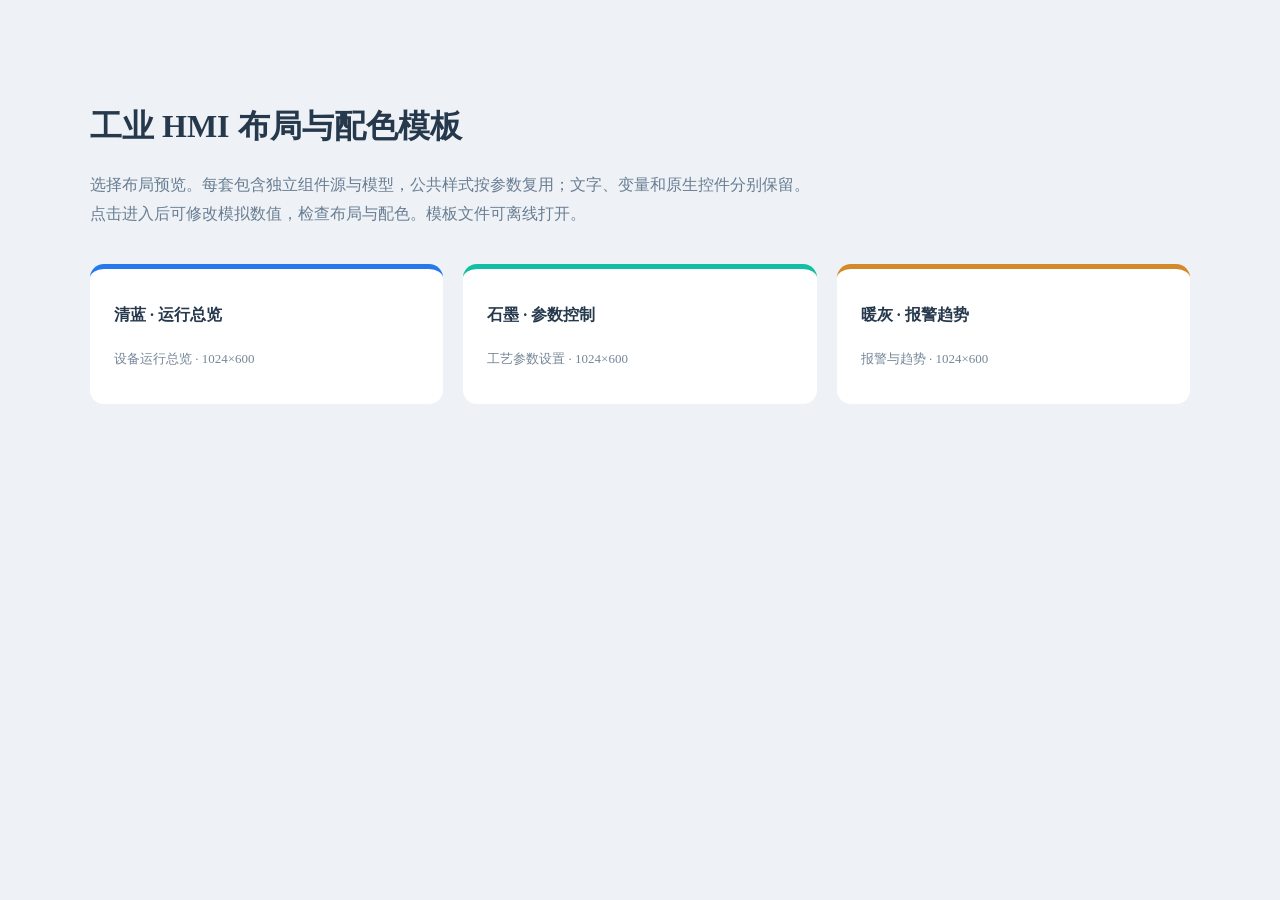
<file: hmi-ui-design/assets/template-library/previews/index.html>
<!doctype html><html lang="zh-CN"><meta charset="utf-8"><title>工业HMI模板库</title><style>body{margin:60px auto;max-width:1100px;padding:24px;background:#eef2f6;font:16px Microsoft YaHei;color:#26394c}h1{font-size:32px}p{color:#697d92;line-height:1.8}section{display:grid;grid-template-columns:repeat(3,1fr);gap:20px;margin-top:36px}a{display:flex;flex-direction:column;gap:24px;background:white;border-radius:14px;padding:36px 24px;color:#26394c;text-decoration:none;border-top:5px solid #2878ed}a:nth-child(2){border-color:#12bfa5}a:nth-child(3){border-color:#d48a29}span{font-size:13px;color:#758698}</style><h1>工业 HMI 布局与配色模板</h1><p>选择布局预览。每套包含独立组件源与模型，公共样式按参数复用；文字、变量和原生控件分别保留。<br>点击进入后可修改模拟数值，检查布局与配色。模板文件可离线打开。</p><section><a href="blue.html"><b>清蓝 · 运行总览</b><span>设备运行总览 · 1024×600</span></a><a href="graphite.html"><b>石墨 · 参数控制</b><span>工艺参数设置 · 1024×600</span></a><a href="sand.html"><b>暖灰 · 报警趋势</b><span>报警与趋势 · 1024×600</span></a></section></html>
</file>
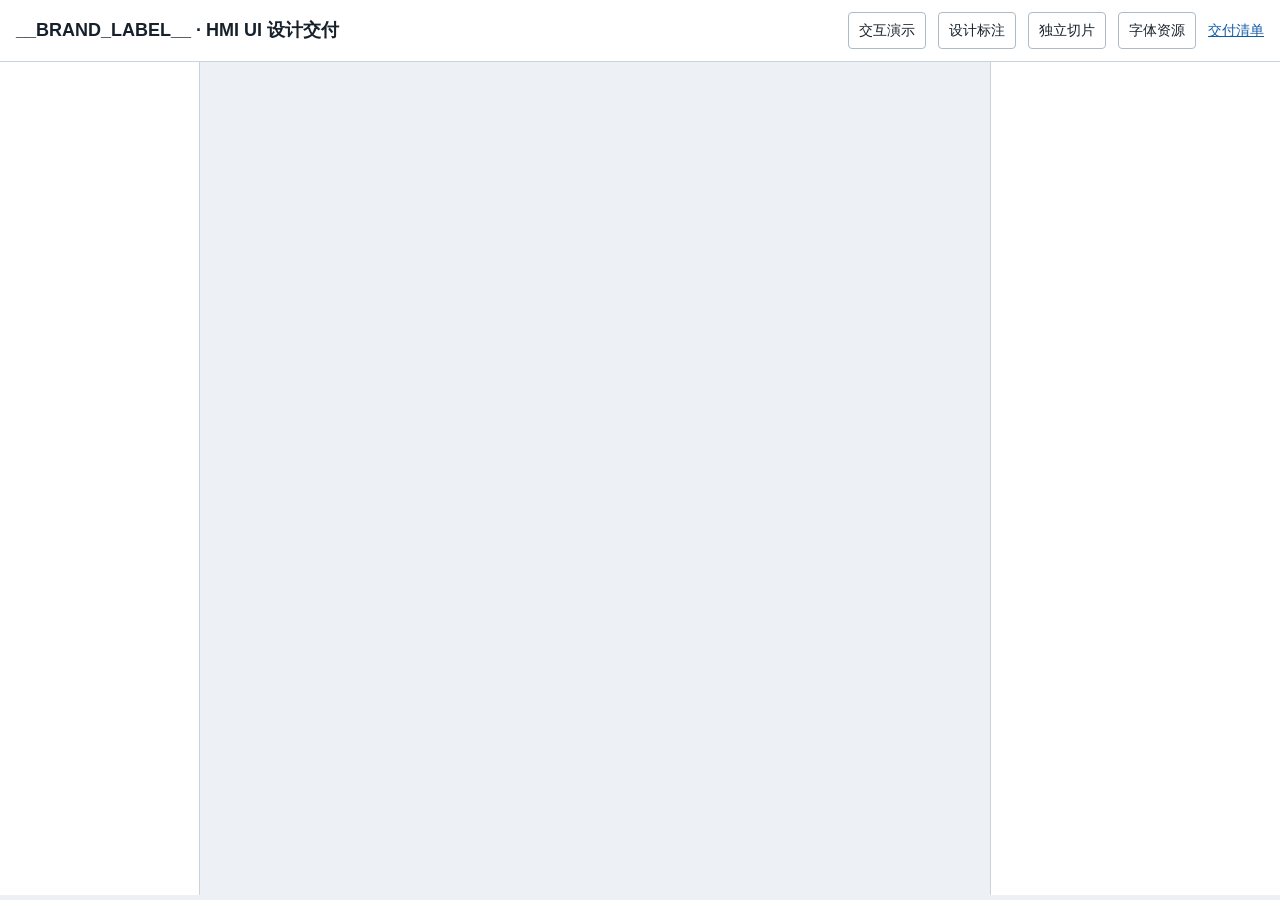
<file: hmi-ui-design/assets/delivery-viewer.template.html>
<!doctype html>
<html lang="zh-CN">
<meta charset="utf-8">
<meta name="viewport" content="width=device-width,initial-scale=1">
<title>HMI UI 设计交付</title>
<style>
*{box-sizing:border-box}body{margin:0;font:14px/1.5 sans-serif;color:#17212b;background:#edf1f5}button,select,input{font:inherit}button,select{padding:7px 10px;border:1px solid #aebbc6;border-radius:4px;background:#fff;color:inherit}button{cursor:pointer}button:focus-visible,select:focus-visible{outline:3px solid #1473b8}header{display:flex;align-items:center;gap:12px;padding:12px 16px;background:#fff;border-bottom:1px solid #cad4dd}h1{font-size:18px;margin:0 auto 0 0}#workspace{display:grid;grid-template-columns:200px minmax(300px,1fr) 290px;height:calc(100vh - 67px)}nav,aside{padding:12px;background:#fff;overflow:auto}nav{border-right:1px solid #cad4dd}aside{border-left:1px solid #cad4dd}nav button{display:block;width:100%;text-align:left;margin:0 0 8px}nav button.active{color:#fff;background:#1565c0}main{overflow:auto;padding:20px}.tools{display:flex;flex-wrap:wrap;gap:8px;margin-bottom:12px}.muted{color:#526675;font-size:12px}.stage{position:relative;background:#fff;box-shadow:0 2px 12px #17212b24;flex-shrink:0}.stage>img{position:absolute;inset:0;width:100%;height:100%;display:block}.layer{position:absolute;padding:0;border:1px solid transparent;border-radius:0;background:transparent}.layer:hover,.layer.selected{border:2px solid #e45b16;background:#e45b1615}.show-boxes .layer{border:1px dashed #1565c070}.show-boxes .layer.selected{border:2px solid #e45b16}.kv{margin:0 0 12px;overflow-wrap:anywhere}.kv dt{font-size:12px;color:#526675}.kv dd{margin:2px 0 0;white-space:pre-wrap;font-family:monospace}.cards{display:grid;grid-template-columns:repeat(auto-fill,minmax(170px,1fr));gap:14px}.card{background:#fff;padding:12px;border:1px solid #cad4dd;border-radius:6px;overflow-wrap:anywhere}.thumb{height:130px;display:flex;align-items:center;justify-content:center;background-color:#fff;background-image:linear-gradient(45deg,#dce4eb 25%,transparent 25%),linear-gradient(-45deg,#dce4eb 25%,transparent 25%),linear-gradient(45deg,transparent 75%,#dce4eb 75%),linear-gradient(-45deg,transparent 75%,#dce4eb 75%);background-size:16px 16px;background-position:0 0,0 8px,8px -8px,-8px 0}.thumb img{max-width:100%;max-height:100%}a{color:#125ca6}h2{font-size:16px}.notice{max-width:700px;padding:16px;background:#fff;border:1px solid #cad4dd}@media(max-width:900px){#workspace{grid-template-columns:160px minmax(250px,1fr)}aside{grid-column:1/-1;border-top:1px solid #cad4dd;max-height:300px}header{flex-wrap:wrap}#workspace{height:auto;min-height:80vh}}
</style>
<style>
.runtime-stage{position:relative;overflow:hidden;background:#fff;box-shadow:0 2px 12px #17212b24}.runtime-canvas{position:absolute;transform-origin:0 0}.runtime-background{position:absolute;inset:0;width:100%;height:100%}.runtime-component{position:absolute;overflow:hidden;background:#fff;border:1px solid #aebbc6;border-radius:5px;padding:8px;display:flex;flex-direction:column;justify-content:center;gap:4px}.runtime-button{position:relative;width:100%;height:100%;padding:0;overflow:hidden;border:0;border-radius:4px;background:#1565c0;color:#fff;touch-action:none;user-select:none}.runtime-button img{position:absolute;inset:0;width:100%;height:100%;pointer-events:none}.runtime-label{position:relative;z-index:1;display:flex;align-items:center;justify-content:center;gap:8px;width:100%;height:100%;padding:4px;white-space:pre-line;pointer-events:none}.runtime-control{padding:0;border:0}.runtime-value{font-variant-numeric:tabular-nums;white-space:pre-line}.runtime-lamp{display:inline-block;width:14px;height:14px;flex-shrink:0;border-radius:50%;background:#9aa7b2;border:2px solid #fff;box-shadow:0 0 0 1px #637586}.runtime-lamp.on{background:#40ca80}.runtime-output{display:grid;grid-template-rows:minmax(0,1fr) 32px}.runtime-output select{width:100%;padding:2px}.runtime-track{position:relative;flex:1;min-height:14px;background:#dfe7ef;overflow:hidden;border-radius:4px}.runtime-fill{position:absolute;left:0;bottom:0;background:#1565c0;transition:width .35s linear,height .35s linear}.runtime-dial{position:relative;flex:1;min-height:30px;border:1px solid #9aa7b2;border-radius:90px 90px 8px 8px;background:linear-gradient(#edf4fb,#fff);overflow:hidden}.runtime-needle{position:absolute;left:50%;bottom:8px;width:3px;height:80%;background:#d65726;transform-origin:50% 100%;transition:transform .35s linear}.runtime-banner{padding:10px;border:1px solid #c39122;background:#fff5cf;margin:0 0 12px}.runtime-driver{display:block;padding:8px 0;border-bottom:1px solid #ddd}.runtime-driver input{width:100%}.keypad-shade{position:fixed;inset:0;background:#17212b88;display:flex;align-items:center;justify-content:center;z-index:50}.keypad{width:340px;max-width:95vw;padding:18px;background:#fff;border-radius:8px;box-shadow:0 10px 50px #17212b66}.keypad input{width:100%;font-size:24px;padding:8px}.keypad-grid{display:grid;grid-template-columns:repeat(3,1fr);gap:6px;margin:12px 0}.keypad-grid button{min-height:44px}.keypad-error{min-height:24px;color:#ad251d}.runtime-output.forced{outline:3px solid #c39122;outline-offset:-3px}
</style>
<header><h1>__BRAND_LABEL__ · HMI UI 设计交付</h1><button id="runtime-tab">交互演示</button><button id="page-tab">设计标注</button><button id="asset-tab">独立切片</button><button id="font-tab">字体资源</button><a href="manifest.json" download>交付清单</a></header>
<div id="workspace"><nav id="navigation" aria-label="页面导航"></nav><main id="main"></main><aside id="inspector" aria-label="设计标注"></aside></div>
<script id="design-data" type="application/json">__DESIGN_DATA__</script>
<script>
'use strict';
const model=JSON.parse(document.getElementById('design-data').textContent);
const nav=document.getElementById('navigation'),main=document.getElementById('main'),inspector=document.getElementById('inspector');
let pageIndex=0,zoom=1,boxes=true,selected=null;
function element(tag,text,cls){const n=document.createElement(tag);if(text!==undefined)n.textContent=String(text);if(cls)n.className=cls;return n;}
function kv(label,value){const dl=element('dl',undefined,'kv');dl.append(element('dt',label),element('dd',value===undefined?'未提供':value));inspector.append(dl);}
function buttonAssets(layer){if(model.element_inventory){const page=model.pages[pageIndex],plate=model.element_inventory.elements.find(e=>e.page_id===page.id&&e.layer_id===layer.id&&e.asset_role==='control_plate'&&e.delivery_mode==='export');return plate?plate.asset_refs.map(r=>model.assets.find(a=>a.id===r.asset_id)).filter(Boolean):[];}return model.assets.filter(a=>a.component_id===layer.id&&(a.asset_role||'control_plate')==='control_plate');}
function buttonPreview(layer){if(!['button','control'].includes(layer.type.toLowerCase()))return;const states=buttonAssets(layer),s0=states.find(a=>a.state.toLowerCase()==='s0'),s1=states.find(a=>a.state.toLowerCase()==='s1');if(!s0||!s1)return;const box=element('section'),title=element('h2','按钮资产 / 底板预览'),note=element('p','按住显示s1，释放回s0。此处仅展示独立资产，不重绘完整页面，也不发送设备命令。','muted'),button=element('button'),face=element('img'),state=element('p','s0 常态','muted');button.type='button';button.setAttribute('aria-label','按住预览按钮交互反馈');button.style.cssText='padding:0;border:1px solid #aebbc6;max-width:100%;background:#edf1f5';face.style.cssText='display:block;max-width:100%;height:auto';function show(asset,label){face.src=asset.file;face.alt=layer.name+' '+asset.state;state.textContent=label;}show(s0,'s0 常态');button.append(face);button.onpointerdown=e=>{show(s1,'s1 交互反馈');button.setPointerCapture(e.pointerId);};button.onpointerup=button.onpointercancel=button.onlostpointercapture=()=>show(s0,'s0 常态');button.onkeydown=e=>{if(e.key===' '||e.key==='Enter'){e.preventDefault();show(s1,'s1 交互反馈');}};button.onkeyup=button.onblur=()=>show(s0,'s0 常态');box.append(title,note,button,state);inspector.append(box);}
function details(page,layer){inspector.replaceChildren(element('h2',layer?'组件标注':'页面标注'));kv('页面',page.name);kv('设计画布 px',page.design_size_px.join(' × '));kv('预览实际像素',page.actual_preview_px.join(' × '));kv('预览倍率 x / y',page.preview_scale_xy.join(' / '));if(layer){kv('组件 ID / 类型',layer.id+' / '+layer.type);kv('名称',layer.name);kv('逻辑矩形 x, y, w, h',layer.rect_px.join(', '));kv('填充色',layer.fill);if(layer.font){kv('字体',layer.font.family);kv('字号 px',layer.font.size_px);kv('字重',layer.font.weight);}kv('文本',layer.text);buttonPreview(layer);}else{kv('提示','点击画面标注区域，或从图层菜单选择组件。显示坐标使用设计画布单位。');}}
function renderStage(page,host,menu){host.replaceChildren();const stage=element('div',undefined,'stage'+(boxes?' show-boxes':''));stage.style.width=(page.design_size_px[0]*zoom)+'px';stage.style.height=(page.design_size_px[1]*zoom)+'px';const image=element('img');image.src=page.preview;image.alt=page.name;stage.append(image);const sorted=[...page.layers].sort((a,b)=>(b.rect_px[2]*b.rect_px[3])-(a.rect_px[2]*a.rect_px[3]));for(const layer of sorted){const button=element('button',undefined,'layer'+(selected===layer.id?' selected':''));button.type='button';button.title=layer.name;button.setAttribute('aria-label',layer.name);const [x,y,w,h]=layer.rect_px;button.style.left=(x*zoom)+'px';button.style.top=(y*zoom)+'px';button.style.width=(w*zoom)+'px';button.style.height=(h*zoom)+'px';button.onclick=()=>{selected=layer.id;menu.value=layer.id;details(page,layer);renderStage(page,host,menu);};stage.append(button);}host.append(stage);}
function pages(){nav.replaceChildren();model.pages.forEach((p,i)=>{const b=element('button',p.name,i===pageIndex?'active':'');b.onclick=()=>{pageIndex=i;selected=null;pages();};nav.append(b);});main.replaceChildren();const page=model.pages[pageIndex],tools=element('div',undefined,'tools'),label=element('label','缩放 '),range=element('input'),value=element('span',Math.round(zoom*100)+'%'),toggle=element('button',boxes?'隐藏标注框':'显示标注框'),menu=element('select'),host=element('div');range.type='range';range.min='25';range.max='200';range.step='25';range.value=zoom*100;range.setAttribute('aria-label','画面缩放');label.append(range,value);menu.setAttribute('aria-label','选择图层');menu.append(new Option('选择图层',''));for(const l of page.layers)menu.append(new Option(l.name+' ['+l.id+']',l.id));menu.value=selected||'';range.oninput=()=>{zoom=Number(range.value)/100;value.textContent=Math.round(zoom*100)+'%';renderStage(page,host,menu);};toggle.onclick=()=>{boxes=!boxes;toggle.textContent=boxes?'隐藏标注框':'显示标注框';renderStage(page,host,menu);};menu.onchange=()=>{selected=menu.value||null;details(page,page.layers.find(l=>l.id===selected));renderStage(page,host,menu);};tools.append(label,toggle,menu);main.append(tools,element('p','预览像素与逻辑标注分开记录；缩放不改变设计尺寸。','muted'),host);details(page,page.layers.find(l=>l.id===selected));renderStage(page,host,menu);}
function assets(){nav.replaceChildren(element('p',model.assets.length+' 个独立资产'));main.replaceChildren();inspector.replaceChildren(element('h2','资产说明'));kv('范围','文件尺寸、状态编号与组件归属见每张卡片；图像不代表工程状态绑定已完成。');const grid=element('div',undefined,'cards');for(const a of model.assets){const card=element('article',undefined,'card'),thumb=element('div',undefined,'thumb'),img=element('img'),link=element('a','下载 PNG');img.src=a.file;img.alt=a.id;thumb.append(img);link.href=a.file;link.download='';card.append(thumb,element('h2',a.id),element('p',a.component_id+' / '+(a.asset_role||'legacy')+' / '+a.state),element('p',a.actual_size_px.join(' × ')+' px'),element('p','设计 '+a.design_size_px.join(' × ')+'；倍率 '+a.export_scale_xy.join(' / '),'muted'),link);grid.append(card);}main.append(grid);}
function fonts(){nav.replaceChildren(element('p','字体资源清单'));main.replaceChildren(element('h2','字体资源'));inspector.replaceChildren(element('h2','使用说明'));kv('说明','仅包含已明确允许随本次交付提供的字体，不自动安装。实际字体替换和设备支持仍需核实。');if(!model.fonts.length){main.append(element('p','未提供可随交付分发的字体文件。请按目标设备确认可用字体与回退方案。','notice'));return;}for(const f of model.fonts){const p=element('p'),a=element('a',(f.family||'字体资源')+' · 下载');a.href=f.file;a.download='';p.append(a);main.append(p);}}
// Local prototype values are deliberately independent of any equipment connection.
const definitions=model.simulation?.variables||[];
let values=Object.fromEntries(definitions.map(v=>[v.id,v.initial])),forces={},runtimeUpdates=[],driverUpdates=[],timer=null,keypad=null,keypadReturn=null,playControl=null;
const momentaryReleases=new Set();
function stopCycle(){if(timer!==null){clearInterval(timer);timer=null;}if(playControl)playControl.textContent='开始演示';}
function releaseMomentaries(){for(const release of [...momentaryReleases])release();}
function closeKeypad(){if(keypad){keypad.remove();keypad=null;const target=keypadReturn;keypadReturn=null;if(target?.isConnected)target.focus();}}
function leaveRuntime(){stopCycle();releaseMomentaries();closeKeypad();runtimeUpdates=[];driverUpdates=[];}
function effective(id){return Object.hasOwn(forces,id)?forces[id]:values[id];}
function valueLabel(id){const d=definitions.find(v=>v.id===id);return d.type==='boolean'?(effective(id)?'ON / 1':'OFF / 0'):String(effective(id))+(d.unit?' '+d.unit:'');}
function refreshRuntime(){for(const update of [...runtimeUpdates,...driverUpdates])update();}
function setValue(id,value){values[id]=value;refreshRuntime();}
function cycleStep(){for(const d of definitions.filter(v=>v.type==='number'&&v.animate)){const next=values[d.id]+d.step;values[d.id]=Number((next>d.max+1e-8?d.min:next).toFixed(9));}refreshRuntime();}
function openKeypad(layer,trigger){
  stopCycle();closeKeypad();const d=definitions.find(v=>v.id===layer.interaction.variable),shade=element('div',undefined,'keypad-shade'),panel=element('section',undefined,'keypad'),input=element('input'),grid=element('div',undefined,'keypad-grid'),error=element('p','', 'keypad-error');
  let fresh=true;shade.setAttribute('data-role','keypad');panel.setAttribute('role','dialog');panel.setAttribute('aria-modal','true');panel.setAttribute('aria-label',layer.text+' 参数键盘');input.type='text';input.inputMode='decimal';input.value=String(values[d.id]);input.oninput=()=>{fresh=false;};input.setAttribute('aria-label','参数输入');error.setAttribute('role','alert');
  function confirm(){const raw=input.value.trim(),n=Number(raw),q=(n-d.min)/d.step;if(!raw||!/^[-+]?(?:\d+(?:\.\d*)?|\.\d+)$/.test(raw)||!Number.isFinite(n)||n<d.min||n>d.max||Math.abs(q-Math.round(q))>1e-7){error.textContent='请输入 '+d.min+'～'+d.max+'，步长 '+d.step+' 的数值';return;}setValue(d.id,Number(n.toFixed(9)));closeKeypad();}
  for(const key of ['7','8','9','4','5','6','1','2','3','-','0','.','清空','退格','确认']){const b=element('button',key);b.type='button';b.onclick=()=>{if(key==='确认'){confirm();return;}if(fresh&&/^[0-9.]$/.test(key))input.value='';fresh=false;input.value=key==='清空'?'':key==='退格'?input.value.slice(0,-1):key==='-'?(input.value.startsWith('-')?input.value.slice(1):'-'+input.value):input.value+key;input.focus();};grid.append(b);}
  const cancel=element('button','取消');cancel.type='button';cancel.onclick=closeKeypad;panel.append(element('h2',layer.text),element('p','范围 '+d.min+'～'+d.max+'；步长 '+d.step+(d.unit?'；单位 '+d.unit:''),'muted'),input,grid,error,cancel);shade.append(panel);document.body.append(shade);keypad=shade;keypadReturn=trigger;
  shade.onkeydown=e=>{if(e.key==='Escape'){e.preventDefault();closeKeypad();}else if(e.key==='Enter'){e.preventDefault();confirm();}else if(e.key==='Tab'){const focusable=[input,...grid.children,cancel],index=focusable.indexOf(document.activeElement),next=e.shiftKey?(index-1+focusable.length)%focusable.length:(index+1)%focusable.length;e.preventDefault();focusable[next].focus();}};input.focus();input.select();
}
function runtimeControl(layer,wrapper){
  const it=layer.interaction,button=element('button',undefined,'runtime-button'),face=element('img'),label=element('span',undefined,'runtime-label'),caption=element('span',layer.text),status=element('span',undefined,'runtime-value'),lamp=element('span',undefined,'runtime-lamp');
  const states=buttonAssets(layer),s0=states.find(a=>a.state.toLowerCase()==='s0'),s1=states.find(a=>a.state.toLowerCase()==='s1');button.type='button';button.setAttribute('aria-label',layer.text);button.setAttribute('data-component',layer.id);face.alt='';label.append(caption);if(it.variable){if(it.kind!=='parameter')label.append(lamp);label.append(status);}button.append(face,label);wrapper.append(button);
  let held=false,pressSource=null;
  function show(down){face.src=(down?s1:s0).file;button.setAttribute('data-state',down?'s1':'s0');}
  function release(){if(!held)return;held=false;pressSource=null;show(false);momentaryReleases.delete(release);if(it.kind==='momentary')setValue(it.variable,false);}
  function press(source){if(held)return;held=true;pressSource=source;show(true);momentaryReleases.add(release);if(it.kind==='momentary')setValue(it.variable,true);}
  function activate(){if(it.kind==='navigation'){leaveRuntime();pageIndex=model.pages.findIndex(p=>p.id===it.target_page);runtime();}else if(it.kind==='parameter')openKeypad(layer,button);else if(it.kind==='output'){if(!Object.hasOwn(forces,it.variable))forces[it.variable]=true;else if(forces[it.variable])forces[it.variable]=false;else delete forces[it.variable];refreshRuntime();}else if(['toggle','indicator','io-input'].includes(it.kind))setValue(it.variable,!values[it.variable]);}
  button.onpointerdown=e=>{if(e.button!==undefined&&e.button!==0)return;press('pointer');button.setPointerCapture(e.pointerId);};button.onpointerup=button.onpointercancel=button.onlostpointercapture=release;button.onblur=release;button.onclick=()=>{if(it.kind!=='momentary')activate();};button.onkeydown=e=>{if(e.key===' '||e.key==='Enter'){e.preventDefault();if(!e.repeat)press('keyboard');}};button.onkeyup=e=>{if(e.key===' '||e.key==='Enter'){e.preventDefault();const activateAfter=held&&pressSource==='keyboard';release();if(activateAfter&&it.kind!=='momentary')activate();}};show(false);
  let mode=null;if(it.kind==='output'){wrapper.className+=' runtime-output';mode=element('select');mode.setAttribute('aria-label',layer.text+' 强制模式');for(const [value,title] of [['auto','自动 / 解除强制'],['on','强制 ON（模拟）'],['off','强制 OFF（模拟）']])mode.append(new Option(title,value));mode.onchange=()=>{if(mode.value==='auto')delete forces[it.variable];else forces[it.variable]=mode.value==='on';refreshRuntime();};wrapper.append(mode);}
  runtimeUpdates.push(()=>{if(!it.variable)return;const on=effective(it.variable);lamp.className='runtime-lamp'+(on?' on':'');status.textContent=valueLabel(it.variable)+(it.kind==='output'?'\n'+(Object.hasOwn(forces,it.variable)?'模拟强制；自动值 '+(values[it.variable]?'1':'0'):'自动跟随'): '');if(['toggle','indicator','io-input','output'].includes(it.kind))button.setAttribute('aria-pressed',String(Boolean(on)));if(mode){mode.value=Object.hasOwn(forces,it.variable)?(forces[it.variable]?'on':'off'):'auto';wrapper.className='runtime-component runtime-control runtime-output'+(mode.value!=='auto'?' forced':'');}});
}
function runtime(){
  leaveRuntime();if(!model.simulation){nav.replaceChildren();main.replaceChildren(element('p','此旧版交付仅包含设计标注，缺少可操作原型。','notice'));inspector.replaceChildren();return;}
  const page=model.pages[pageIndex];nav.replaceChildren();model.pages.forEach((p,i)=>{const b=element('button',p.name,i===pageIndex?'active':'');b.onclick=()=>{pageIndex=i;runtime();};nav.append(b);});main.replaceChildren();inspector.replaceChildren(element('h2','本地模拟变量'));
  const banner=element('p','本地交互模拟 · 不连接设备；按钮反馈不代表设备已执行。','runtime-banner'),tools=element('div',undefined,'tools'),reset=element('button','重置模拟'),play=element('button','开始演示'),stage=element('div',undefined,'runtime-stage'),canvas=element('div',undefined,'runtime-canvas'),background=element('img');
  stage.setAttribute('data-page',page.id);stage.style.width=page.design_size_px[0]+'px';stage.style.height=page.design_size_px[1]+'px';canvas.style.width=page.design_size_px[0]+'px';canvas.style.height=page.design_size_px[1]+'px';background.className='runtime-background';background.src=page.preview;background.alt=page.name;canvas.append(background);stage.append(canvas);
  reset.onclick=()=>{leaveRuntime();values=Object.fromEntries(definitions.map(v=>[v.id,v.initial]));forces={};runtime();};reset.setAttribute('data-role','reset');play.setAttribute('data-role','play');playControl=play;play.disabled=!definitions.some(v=>v.animate);play.onclick=()=>{if(timer!==null){stopCycle();}else{timer=setInterval(cycleStep,500);play.textContent='暂停演示';}};tools.append(play,reset);main.append(banner,tools,stage);
  for(const layer of page.layers.filter(l=>l.interaction)){const it=layer.interaction,wrapper=element('div',undefined,'runtime-component'+(['gauge','bar'].includes(it.kind)?'':' runtime-control')),[x,y,w,h]=layer.rect_px;wrapper.style.left=x+'px';wrapper.style.top=y+'px';wrapper.style.width=w+'px';wrapper.style.height=h+'px';wrapper.setAttribute('data-layer',layer.id);if(layer.font){wrapper.style.fontFamily=layer.font.family;wrapper.style.fontSize=layer.font.size_px+'px';}canvas.append(wrapper);
    if(!['gauge','bar'].includes(it.kind)){runtimeControl(layer,wrapper);continue;}
    const title=element('strong',layer.text),readout=element('span',undefined,'runtime-value'),d=definitions.find(v=>v.id===it.variable),track=element('div',undefined,it.kind==='gauge'?'runtime-dial':'runtime-track'),fill=element('div',undefined,it.kind==='gauge'?'runtime-needle':'runtime-fill');track.append(fill);wrapper.append(title,track,readout,element('small',d.min+' ～ '+d.max+(d.unit?' '+d.unit:''),'muted'));wrapper.setAttribute('role','meter');wrapper.setAttribute('aria-label',layer.text);wrapper.setAttribute('aria-valuemin',d.min);wrapper.setAttribute('aria-valuemax',d.max);runtimeUpdates.push(()=>{const ratio=(effective(d.id)-d.min)/(d.max-d.min);wrapper.setAttribute('aria-valuenow',effective(d.id));readout.textContent=valueLabel(d.id);if(it.kind==='gauge')fill.style.transform='rotate('+(-90+ratio*180)+'deg)';else{fill.style.width=(it.orientation==='vertical'?100:ratio*100)+'%';fill.style.height=(it.orientation==='vertical'?ratio*100:100)+'%';}});
  }
  const commands=new Set(model.pages.flatMap(p=>p.layers.filter(l=>l.interaction?.kind==='momentary').map(l=>l.interaction.variable)));
  for(const d of definitions){const row=element('label',undefined,'runtime-driver'),value=element('span'),input=element('input');input.setAttribute('aria-label','模拟变量 '+d.id);input.setAttribute('data-variable',d.id);row.append(element('strong',d.id),value,input);inspector.append(row);if(d.type==='boolean'){input.type='checkbox';input.disabled=commands.has(d.id);input.onchange=()=>setValue(d.id,input.checked);}else{input.type='range';input.min=d.min;input.max=d.max;input.step=d.step;input.oninput=()=>setValue(d.id,Number(input.value));}driverUpdates.push(()=>{value.textContent=' '+valueLabel(d.id);if(d.type==='boolean')input.checked=values[d.id];else input.value=values[d.id];});}
  refreshRuntime();
}
document.addEventListener('visibilitychange',()=>{if(document.hidden){releaseMomentaries();stopCycle();}});window.addEventListener('blur',releaseMomentaries);
document.getElementById('runtime-tab').onclick=runtime;document.getElementById('page-tab').onclick=()=>{leaveRuntime();pages();};document.getElementById('asset-tab').onclick=()=>{leaveRuntime();assets();};document.getElementById('font-tab').onclick=()=>{leaveRuntime();fonts();};if(model.simulation)runtime();else pages();
</script>
</html>
</file>
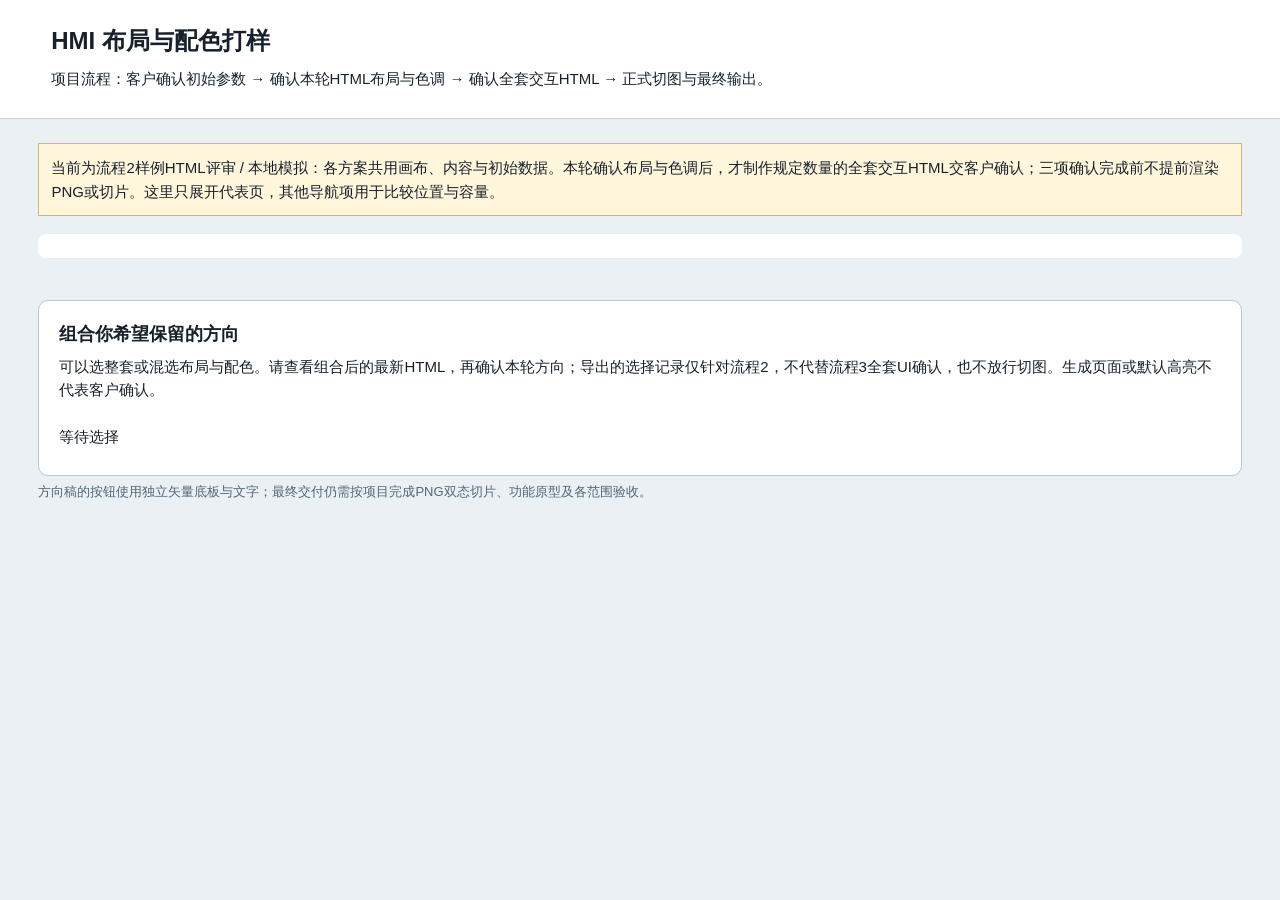
<file: hmi-ui-design/assets/style-proposal-viewer.template.html>
<!doctype html>
<html lang="zh-CN">
<meta charset="utf-8">
<meta name="viewport" content="width=device-width,initial-scale=1">
<title>HMI 布局与配色打样</title>
<style>
*{box-sizing:border-box}body{margin:0;background:#eaf0f4;color:#17212b;font:15px/1.55 sans-serif}header{padding:22px 4vw;background:#fff;border-bottom:1px solid #c7d2dc}h1{font-size:24px;margin:0 0 8px}h2{font-size:18px;margin:0 0 6px}p{margin:6px 0}main{max-width:1600px;margin:auto;padding:24px 3vw}.notice{background:#fff6db;border:1px solid #d3b86b;padding:12px;margin-bottom:18px}.tools{display:flex;align-items:center;gap:12px;flex-wrap:wrap;padding:12px;background:#fff;margin-bottom:18px;border-radius:8px}button,select,input{font:inherit}button,select{border:1px solid #8c9cab;border-radius:5px;padding:8px 12px;background:#fff;color:#17212b}button{cursor:pointer}button:focus-visible,select:focus-visible,[role=button]:focus-visible{outline:3px solid #d97706;outline-offset:2px}.grid{display:grid;grid-template-columns:repeat(2,minmax(0,1fr));gap:20px}.card{background:#fff;border:1px solid #b8c6d0;border-radius:10px;overflow:hidden}.card-heading{padding:16px}.card svg{width:100%;height:auto;display:block;touch-action:manipulation}.card.selected{outline:3px solid #1565c0}.meta{color:#526675;font-size:13px}.wide{grid-column:1/-1}.choice{padding:20px;margin-top:24px;background:#fff;border-radius:10px;border:1px solid #b8c6d0}.choice .tools{padding:0}.swatches{display:flex;gap:5px;flex-wrap:wrap;margin-top:8px}.swatch{display:inline-block;width:24px;height:18px;border:1px solid #6b7b85;border-radius:3px}[role=button]{cursor:pointer}#assumptions{font-size:13px;color:#526675}@media(max-width:1000px){.grid{grid-template-columns:1fr}.wide{grid-column:auto}}
</style>
<header><h1 id="title">HMI 布局与配色打样</h1><p>项目流程：客户确认初始参数 → 确认本轮HTML布局与色调 → 确认全套交互HTML → 正式切图与最终输出。</p></header>
<main>
<div class="notice">当前为流程2样例HTML评审 / 本地模拟：各方案共用画布、内容与初始数据。本轮确认布局与色调后，才制作规定数量的全套交互HTML交客户确认；三项确认完成前不提前渲染PNG或切片。这里只展开代表页，其他导航项用于比较位置与容量。</div>
<div id="tools" class="tools"></div><div id="variants" class="grid"></div>
<section class="choice"><h2>组合你希望保留的方向</h2><p>可以选整套或混选布局与配色。请查看组合后的最新HTML，再确认本轮方向；导出的选择记录仅针对流程2，不代替流程3全套UI确认，也不放行切图。生成页面或默认高亮不代表客户确认。</p><div id="choice-tools" class="tools"></div><div id="custom"></div><p id="choice-status" role="status">等待选择</p></section>
<p id="assumptions"></p><p class="meta">方向稿的按钮使用独立矢量底板与文字；最终交付仍需按项目完成PNG双态切片、功能原型及各范围验收。</p>
</main>
<script id="proposal-data" type="application/json">__PROPOSAL_DATA__</script>
<script>
'use strict';
const model=JSON.parse(document.getElementById('proposal-data').textContent),ns='http://www.w3.org/2000/svg';
const byId=id=>document.getElementById(id);
function el(tag,text,cls){const n=document.createElement(tag);if(text!==undefined)n.textContent=String(text);if(cls)n.className=cls;return n;}
function shape(tag,attrs,text){const n=document.createElementNS(ns,tag);for(const [key,value] of Object.entries(attrs||{}))n.setAttribute(key,String(value));if(text!==undefined)n.textContent=String(text);return n;}
function add(parent,tag,attrs,text){const n=shape(tag,attrs,text);parent.append(n);return n;}
function rect(parent,x,y,w,h,fill,stroke,rx=5){return add(parent,'rect',{x,y,width:w,height:h,fill,stroke:stroke||'none',rx});}
function text(parent,x,y,value,size,color,extra={}){return add(parent,'text',{x,y,fill:color,'font-size':size,'dominant-baseline':'middle',...extra},value);}
let scene=JSON.parse(JSON.stringify(model.snapshot)),selectionStatus='pending',metricSlider=null,metricOutput=null;
const themes=Object.entries(model.themes),layouts=Object.entries(model.layouts),held=new Set();
let chosenTheme=themes[0][0],chosenLayout=layouts[0][0];
function resetScene(){scene=JSON.parse(JSON.stringify(model.snapshot));if(metricSlider){metricSlider.value=scene.metrics[0].value;metricOutput.textContent=scene.metrics[0].value;}renderAll();}
function releaseAll(){for(const release of [...held])release();}
function control(parent,box,label,colors,action,key){const [x,y,w,h]=box,g=add(parent,'g',{'role':'button',tabindex:0,'aria-label':label,'data-control':key,'data-state':'s0'}),plate=rect(g,x,y,w,h,colors.button_s0,colors.divider);text(g,x+w/2,y+h/2,label,Math.min(18,h*.38,w/(label.length+1)),colors.text_on_button,{'text-anchor':'middle','pointer-events':'none'});let down=false;
  function release(){down=false;plate.setAttribute('fill',colors.button_s0);g.setAttribute('data-state','s0');held.delete(release);}
  function press(){if(down)return;down=true;plate.setAttribute('fill',colors.button_s1);g.setAttribute('data-state','s1');held.add(release);}
  g.onpointerdown=e=>{if(e.button!==undefined&&e.button!==0)return;press();g.setPointerCapture(e.pointerId);};g.onpointerup=g.onpointercancel=g.onlostpointercapture=g.onblur=release;g.onclick=action;g.onkeydown=e=>{if(e.key===' '||e.key==='Enter'){e.preventDefault();if(!e.repeat)press();}};g.onkeyup=e=>{if(e.key===' '||e.key==='Enter'){e.preventDefault();const activate=down;release();if(activate)action();}};return g;
}
function profilePair(themeKey,layoutKey){return {theme:model.themes[themeKey].profile,layout:model.layouts[layoutKey].profile};}
function renderScene(host,themeKey,layoutKey){
  host.replaceChildren();const {theme,layout}=profilePair(themeKey,layoutKey),c=theme.colors,[W,H]=model.canvas_px,s=Math.min(W/1024,H/600),gap=16*s,svg=shape('svg',{viewBox:'0 0 '+W+' '+H,role:'group','aria-label':scene.page_title+'；'+theme.name+'；'+layout.name,'data-theme':theme.id,'data-layout':layout.id,'font-family':'sans-serif'});host.append(svg);rect(svg,0,0,W,H,c.background,null,0);
  const regions=Object.fromEntries(Object.entries(layout.regions).map(([key,r])=>[key,[r[0]*W,r[1]*H,r[2]*W,r[3]*H]]));
  const [sx,sy,sw,sh]=regions.status;rect(svg,sx,sy,sw,sh,c.surface,c.divider,0);
  const hf=Math.max(12,Math.min(20,W/74)),pad=Math.max(8,Math.min(16,W/64)),logoSize=Math.min(36,sh*.60),logoX=sx+pad,logoY=sy+(sh-logoSize)/2;
  const logo=add(svg,'g',{'data-status-field':'logo','aria-label':'可替换logo占位'});rect(logo,logoX,logoY,logoSize,logoSize,c.accent,null,5);add(logo,'path',{d:`M ${logoX+logoSize*.22} ${logoY+logoSize*.28} V ${logoY+logoSize*.72} M ${logoX+logoSize*.78} ${logoY+logoSize*.28} V ${logoY+logoSize*.72} M ${logoX+logoSize*.22} ${logoY+logoSize*.5} H ${logoX+logoSize*.78}`,stroke:c.text_on_accent,'stroke-width':3});
  const name=add(svg,'g',{'data-status-field':'identity'});text(name,logoX+logoSize+pad,sy+sh*.34,model.brand_label,hf,c.text_primary);text(name,logoX+logoSize+pad,sy+sh*.70,scene.object_label+' · '+scene.page_title,hf-1,c.text_secondary);
  for(const [key,title,value,fraction] of [['run','运行状态',scene.mode,.40],['communication','通讯状态',scene.connection,.55],['user','用户登录',scene.user_display||'未登录',.72],['time','时间',scene.time_display||'时间待接入',.88]]){const group=add(svg,'g',{'data-status-field':key}),x=sx+sw*fraction;text(group,x,sy+sh*.32,title,hf-2,c.text_secondary);text(group,x,sy+sh*.70,value,hf,c.text_primary);}
  const [ax,ay,aw,ah]=regions.alarm;const alarmGroup=add(svg,'g',{'data-region':'alarm'});rect(alarmGroup,ax,ay,aw,ah,c.surface_alt,c.divider,0);rect(alarmGroup,ax,ay,5*s,ah,c.warning,null,0);text(alarmGroup,ax+gap,ay+ah/2,scene.alarm,14*s,c.text_primary);
  const [nx,ny,nw,nh]=regions.navigation;rect(svg,nx,ny,nw,nh,c.surface,c.divider,0);const vertical=layout.navigation_position==='left',n=model.navigation_items.length;
  model.navigation_items.forEach((item,i)=>{const cellH=Math.min(56*s,(nh-2*gap)/n),x=nx+gap+(vertical?0:i*(nw-2*gap)/n),y=ny+gap+(vertical?i*cellH:0),w=vertical?nw-2*gap:(nw-2*gap)/n-8*s,h=vertical?cellH-8*s:nh-2*gap,active=item.id===model.representative_page_id;const navButton=add(svg,'g',{'data-component':'nav_'+item.id,role:'button',tabindex:0,'aria-label':item.label});rect(navButton,x,y,w,h,active?c.accent:c.surface_alt,c.divider);text(navButton,x+w/2,y+h/2,item.label,Math.min(16*s,w/(item.label.length+1),h*.45),active?c.text_on_accent:c.text_primary,{'text-anchor':'middle'});});
  const [rx,ry,rw,rh]=regions.content,body=[rx+gap,ry+gap,rw-2*gap,rh-2*gap],actionH=48*s,[bx,by,bw,bh]=body,usable=bh-actionH-gap;
  let process,metrics;if(layout.composition==='balanced-columns'){process=[bx,by,bw*.60-gap/2,usable];metrics=[bx+bw*.60+gap/2,by,bw*.40-gap/2,usable];}else if(layout.composition==='process-focus'){process=[bx,by,bw*.70-gap/2,usable];metrics=[bx+bw*.70+gap/2,by,bw*.30-gap/2,usable];}else{metrics=[bx,by,bw,usable*.38-gap/2];process=[bx,by+usable*.38+gap/2,bw,usable*.62-gap/2];}
  const [px,py,pw,ph]=process;rect(svg,px,py,pw,ph,c.surface,c.divider);text(svg,px+gap,py+24*s,'工序与单元状态',17*s,c.text_primary);const count=scene.units.length,unitW=(pw-gap*(count+1))/count,unitH=Math.min(80*s,ph*.32),unitY=py+48*s;
  scene.units.forEach((unit,i)=>{const ux=px+gap+i*(unitW+gap),g=add(svg,'g',{});control(g,[ux,unitY,unitW,unitH],unit.label,c,()=>{unit.on=!unit.on;renderAll();},'unit-'+unit.id);add(g,'circle',{cx:ux+unitW/2-20*s,cy:unitY+unitH+20*s,r:6*s,fill:unit.on?c.indicator_on:c.indicator_off,stroke:c.divider});text(g,ux+unitW/2-6*s,unitY+unitH+20*s,unit.on?'ON / 1':'OFF / 0',12*s,c.text_primary);});
  const first=scene.metrics[0],ratio=(first.value-first.min)/(first.max-first.min),cx=px+pw/2,cy=py+ph-26*s,radius=Math.max(12*s,Math.min(70*s,pw*.22,cy-(unitY+unitH+34*s)));add(svg,'path',{d:'M '+(cx-radius)+' '+cy+' A '+radius+' '+radius+' 0 0 1 '+(cx+radius)+' '+cy,fill:'none',stroke:c.divider,'stroke-width':9*s});const angle=Math.PI*(1-ratio);add(svg,'line',{x1:cx,y1:cy,x2:cx+Math.cos(angle)*radius*.85,y2:cy-Math.sin(angle)*radius*.85,stroke:c.accent,'stroke-width':4*s,'data-gauge':first.id});text(svg,cx,cy+15*s,first.label+' '+first.value+' '+first.unit,14*s,c.text_primary,{'text-anchor':'middle'});
  const [mx,my,mw,mh]=metrics,horizontal=layout.composition==='metrics-first',mn=scene.metrics.length;
  scene.metrics.forEach((m,i)=>{const cardW=horizontal?(mw-gap*(mn-1))/mn:mw,cardH=horizontal?mh:(mh-gap*(mn-1))/mn,x=mx+(horizontal?i*(cardW+gap):0),y=my+(horizontal?0:i*(cardH+gap)),fraction=(m.value-m.min)/(m.max-m.min);rect(svg,x,y,cardW,cardH,c.surface,c.divider);text(svg,x+12*s,y+18*s,m.label,14*s,c.text_secondary);text(svg,x+12*s,y+cardH*.55,m.value+' '+m.unit,Math.min(27*s,cardH*.31),c.text_primary);rect(svg,x+12*s,y+cardH-14*s,cardW-24*s,5*s,c.surface_alt,null,2);rect(svg,x+12*s,y+cardH-14*s,(cardW-24*s)*fraction,5*s,c.accent,null,2).setAttribute('data-bar',m.id);});
  const actions=scene.actions,buttonW=Math.min(170*s,(bw-gap*(actions.length-1))/actions.length);actions.forEach((a,i)=>{control(svg,[bx+i*(buttonW+gap),by+bh-actionH,buttonW,actionH],a.label,c,()=>{if(a.effect==='reset'){resetScene();return;}scene.mode=a.effect==='start'?'模拟运行':'模拟停止';for(const u of scene.units)u.on=a.effect==='start';renderAll();},'action-'+a.id);});
  return svg;
}
function swatches(theme){const row=el('div',undefined,'swatches');for(const key of ['background','surface','text_primary','accent','button_s0','button_s1','warning','fault']){const span=el('span',undefined,'swatch');span.style.backgroundColor=theme.colors[key];span.title=key+' '+theme.colors[key];row.append(span);}return row;}
function selectVariant(v){chosenTheme=v.theme_id+'@'+v.theme_version;chosenLayout=v.layout_id+'@'+v.layout_version;selectionStatus='pending';themeSelect.value=chosenTheme;layoutSelect.value=chosenLayout;renderAll();}
const themeSelect=el('select'),layoutSelect=el('select');themeSelect.setAttribute('aria-label','选择配色');layoutSelect.setAttribute('aria-label','选择布局');for(const [key,{profile}] of themes){const option=el('option',profile.name+' · '+profile.version);option.value=key;themeSelect.append(option);}for(const [key,{profile}] of layouts){const option=el('option',profile.name+' · '+profile.version);option.value=key;layoutSelect.append(option);}themeSelect.value=chosenTheme;layoutSelect.value=chosenLayout;
themeSelect.onchange=()=>{chosenTheme=themeSelect.value;selectionStatus='pending';renderAll();};layoutSelect.onchange=()=>{chosenLayout=layoutSelect.value;selectionStatus='pending';renderAll();};
function selectionRecord(){const {theme,layout}=profilePair(chosenTheme,chosenLayout);return {schema_version:'1.0',status:'user_selected_in_preview',representative_page_id:model.representative_page_id,canvas_px:model.canvas_px,physical_size:model.physical_size,theme:{id:theme.id,version:theme.version,sha256:model.themes[chosenTheme].sha256},layout:{id:layout.id,version:layout.version,sha256:model.layouts[chosenLayout].sha256},assumptions:model.assumptions,proposal_input_sha256:model.input_sha256};}
function downloadSelection(){const raw=JSON.stringify(selectionRecord(),null,2)+'\n',url=URL.createObjectURL(new Blob([raw],{type:'application/json'})),a=el('a');a.href=url;a.download='project-direction.json';document.body.append(a);a.click();a.remove();setTimeout(()=>URL.revokeObjectURL(url),1000);selectionStatus='export_requested';byId('choice-status').textContent='已请求导出当前选择；请把选择记录或方案说明提供给后续设计任务。';}
function renderAll(){releaseAll();byId('variants').replaceChildren();for(const v of model.variants){const themeKey=v.theme_id+'@'+v.theme_version,layoutKey=v.layout_id+'@'+v.layout_version,{theme,layout}=profilePair(themeKey,layoutKey),card=el('article',undefined,'card'+(chosenTheme===themeKey&&chosenLayout===layoutKey?' selected':'')),heading=el('div',undefined,'card-heading'),host=el('div'),choose=el('button','选择这套方向');choose.setAttribute('data-variant',v.id);choose.onclick=()=>selectVariant(v);heading.append(el('h2',v.title),el('p',layout.description+' / '+theme.description,'meta'),swatches(theme),choose);card.append(heading,host);byId('variants').append(card);renderScene(host,themeKey,layoutKey);}renderScene(byId('custom'),chosenTheme,chosenLayout);byId('choice-status').textContent=selectionStatus==='pending'?'当前组合仅供比较；等待明确选择':'已请求导出选择记录';}
function initialize(){byId('title').textContent=model.title;byId('assumptions').textContent='当前假设：'+model.assumptions.join('；');const reset=el('button','重置全部样例'),slider=el('input'),sliderLabel=el('label','统一调整首项指标 '),value=el('span',scene.metrics[0].value);metricSlider=slider;metricOutput=value;reset.onclick=resetScene;reset.setAttribute('data-role','reset');slider.type='range';slider.min=scene.metrics[0].min;slider.max=scene.metrics[0].max;slider.step='any';slider.value=scene.metrics[0].value;slider.setAttribute('aria-label','统一模拟指标');slider.oninput=()=>{scene.metrics[0].value=Number(slider.value);value.textContent=slider.value;renderAll();};sliderLabel.append(slider,value);byId('tools').append(el('span',model.canvas_px.join(' × ')+' px · 同一代表页'),sliderLabel,reset);const exportButton=el('button','确认并导出选择');exportButton.setAttribute('data-role','export');exportButton.onclick=downloadSelection;byId('choice-tools').append(el('label','配色 '),themeSelect,el('label','布局 '),layoutSelect,exportButton);renderAll();}
document.addEventListener('visibilitychange',()=>{if(document.hidden)releaseAll();});window.addEventListener('blur',releaseAll);initialize();
</script>
</html>
</file>
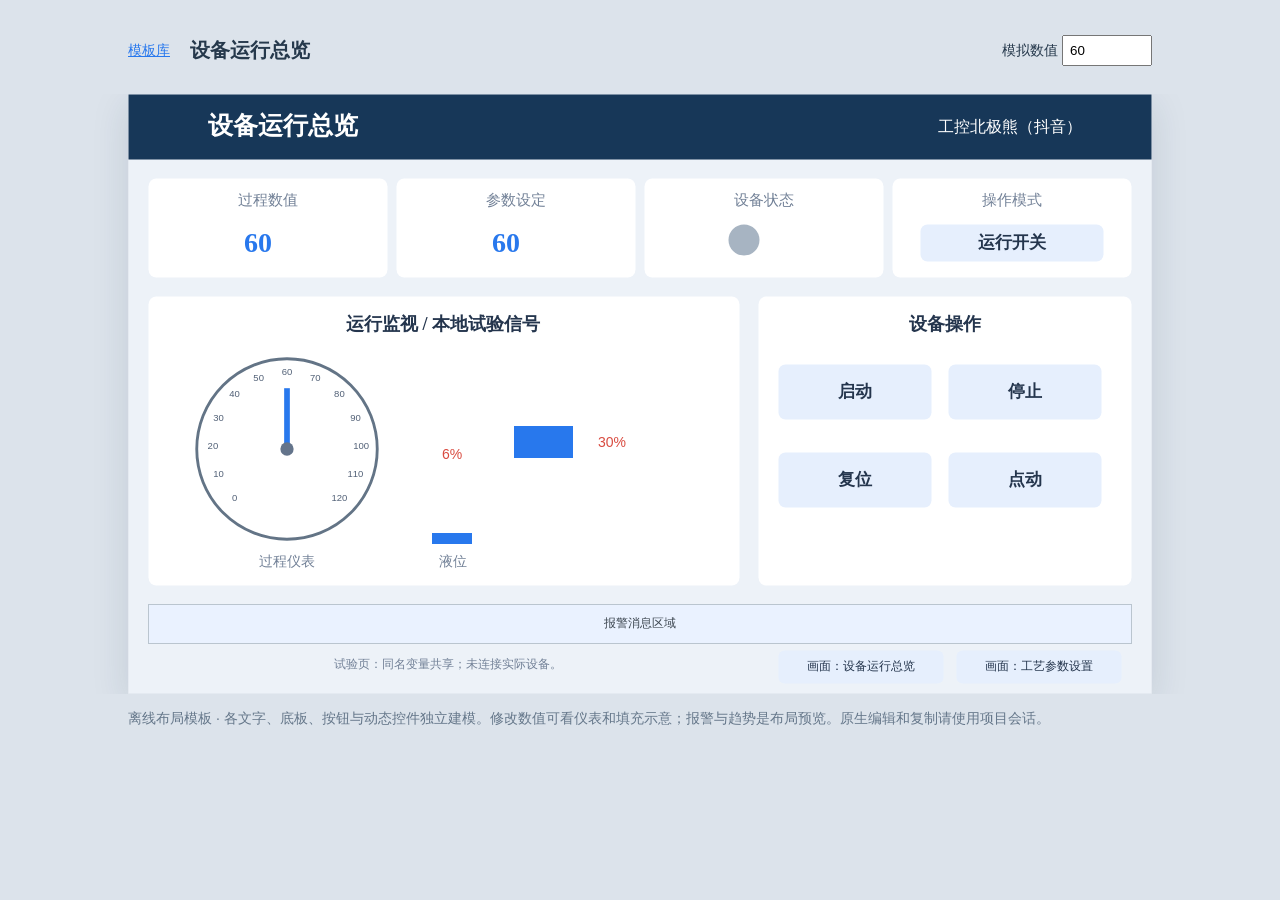
<file: hmi-ui-design/assets/template-library/previews/blue.html>
<!doctype html><html lang="zh-CN"><meta charset="utf-8"><meta name="viewport" content="width=device-width"><title>模板预览</title>
<style>*{box-sizing:border-box}body{margin:0;padding:24px;background:#dce3eb;font:14px 'Microsoft YaHei',sans-serif;color:#26394c}header{display:flex;gap:20px;align-items:center;max-width:1024px;margin:0 auto 16px}header a{color:#2878ed}h1{font-size:20px;margin-right:auto}.wrap{max-width:100%;overflow:auto}#canvas{width:1024px;height:600px;position:relative;margin:auto;overflow:hidden;box-shadow:0 10px 35px #172f4520}.node{position:absolute;display:flex;align-items:center;justify-content:center;overflow:hidden;white-space:nowrap}.node>svg{width:100%;height:100%}.fill{position:absolute;left:0;bottom:0}.caption{position:relative}input[type=number]{width:90px;padding:6px}.alarm{background:white;border:1px solid #bac5cf;color:#3c4650;font-size:12px}.note{max-width:1024px;margin:16px auto;color:#65778a}</style>
<header><a href="index.html">模板库</a><h1 id="title"></h1><label>模拟数值 <input id="value" type="number" value="60" min="0" max="1000"></label></header><div class="wrap"><div id="canvas"></div></div><p class="note">离线布局模板 · 各文字、底板、按钮与动态控件独立建模。修改数值可看仪表和填充示意；报警与趋势是布局预览。原生编辑和复制请使用项目会话。</p>
<script>const model={"schema": "hmi-ui-editor-model/2.0-test", "revision": "template-blue-20261105103319920743", "title": "设备运行总览", "width": 1024, "height": 600, "template": {"id": "blue", "library_revision": "1.0", "components_independent": true}, "variables": [{"name": "process_value", "kind": 2, "source_id": 1, "scope": "design_only"}, {"name": "command", "kind": 1, "source_id": 2, "scope": "design_only"}], "preview_initial": {"process_value": 60, "command": false}, "components": [{"id": "blue_background", "kind": "picture", "rect": [0, 0, 1024, 600], "z": 0, "svg": "\u003csvg xmlns=\"http://www.w3.org/2000/svg\" width=\"1024\" height=\"600\" viewBox=\"0 0 1024 600\">\u003crect x=\"0.5\" y=\"0.5\" width=\"1023\" height=\"599\" rx=\"0\" fill=\"#edf2f8\"/>\u003c/svg>"}, {"id": "blue_header", "kind": "picture", "rect": [0, 0, 1024, 66], "z": 1, "svg": "\u003csvg xmlns=\"http://www.w3.org/2000/svg\" width=\"1024\" height=\"66\" viewBox=\"0 0 1024 66\">\u003crect x=\"0.5\" y=\"0.5\" width=\"1023\" height=\"65\" rx=\"0\" fill=\"#173758\"/>\u003c/svg>"}, {"id": "blue_title", "kind": "label", "rect": [20, 12, 290, 52], "z": 2, "text": "设备运行总览", "font": {"family": "微软雅黑", "size_px": 25, "weight": 700, "color": "#ffffff"}}, {"id": "blue_brand", "kind": "label", "rect": [760, 20, 1004, 48], "z": 3, "text": "工控北极熊（抖音）", "font": {"family": "微软雅黑", "size_px": 16, "weight": 400, "color": "#ffffff"}}, {"id": "blue_kpi0", "kind": "picture", "rect": [20, 84, 260, 184], "z": 4, "svg": "\u003csvg xmlns=\"http://www.w3.org/2000/svg\" width=\"240\" height=\"100\" viewBox=\"0 0 240 100\">\u003crect x=\"0.5\" y=\"0.5\" width=\"239\" height=\"99\" rx=\"8\" fill=\"#ffffff\"/>\u003c/svg>"}, {"id": "blue_kpi_label0", "kind": "label", "rect": [32, 93, 248, 121], "z": 5, "text": "过程数值", "font": {"family": "微软雅黑", "size_px": 15, "weight": 400, "color": "#728197"}}, {"id": "blue_kpi1", "kind": "picture", "rect": [268, 84, 508, 184], "z": 6, "svg": "\u003csvg xmlns=\"http://www.w3.org/2000/svg\" width=\"240\" height=\"100\" viewBox=\"0 0 240 100\">\u003crect x=\"0.5\" y=\"0.5\" width=\"239\" height=\"99\" rx=\"8\" fill=\"#ffffff\"/>\u003c/svg>"}, {"id": "blue_kpi_label1", "kind": "label", "rect": [280, 93, 496, 121], "z": 7, "text": "参数设定", "font": {"family": "微软雅黑", "size_px": 15, "weight": 400, "color": "#728197"}}, {"id": "blue_kpi2", "kind": "picture", "rect": [516, 84, 756, 184], "z": 8, "svg": "\u003csvg xmlns=\"http://www.w3.org/2000/svg\" width=\"240\" height=\"100\" viewBox=\"0 0 240 100\">\u003crect x=\"0.5\" y=\"0.5\" width=\"239\" height=\"99\" rx=\"8\" fill=\"#ffffff\"/>\u003c/svg>"}, {"id": "blue_kpi_label2", "kind": "label", "rect": [528, 93, 744, 121], "z": 9, "text": "设备状态", "font": {"family": "微软雅黑", "size_px": 15, "weight": 400, "color": "#728197"}}, {"id": "blue_kpi3", "kind": "picture", "rect": [764, 84, 1004, 184], "z": 10, "svg": "\u003csvg xmlns=\"http://www.w3.org/2000/svg\" width=\"240\" height=\"100\" viewBox=\"0 0 240 100\">\u003crect x=\"0.5\" y=\"0.5\" width=\"239\" height=\"99\" rx=\"8\" fill=\"#ffffff\"/>\u003c/svg>"}, {"id": "blue_kpi_label3", "kind": "label", "rect": [776, 93, 992, 121], "z": 11, "text": "操作模式", "font": {"family": "微软雅黑", "size_px": 15, "weight": 400, "color": "#728197"}}, {"id": "blue_value", "kind": "numeric_output", "rect": [40, 130, 220, 168], "z": 12, "binding": {"name": "process_value", "kind": 2, "id": 1}, "digits": 0, "min": 0, "max": 1000, "font": {"family": "微软雅黑", "size_px": 28, "weight": 700, "color": "#2878ed"}}, {"id": "blue_setpoint", "kind": "numeric_input", "rect": [288, 130, 468, 168], "z": 13, "binding": {"name": "process_value", "kind": 2, "id": 1}, "digits": 0, "min": 0, "max": 1000, "font": {"family": "微软雅黑", "size_px": 28, "weight": 700, "color": "#2878ed"}}, {"id": "blue_lamp", "kind": "lamp", "rect": [600, 130, 632, 162], "z": 14, "binding": {"name": "command", "kind": 1, "id": 2}, "states": {"s0": "\u003csvg xmlns=\"http://www.w3.org/2000/svg\" width=\"32\" height=\"32\" viewBox=\"0 0 32 32\">\u003crect x=\"0.5\" y=\"0.5\" width=\"31\" height=\"31\" rx=\"16\" fill=\"#a7b4c2\"/>\u003c/svg>", "s1": "\u003csvg xmlns=\"http://www.w3.org/2000/svg\" width=\"32\" height=\"32\" viewBox=\"0 0 32 32\">\u003crect x=\"0.5\" y=\"0.5\" width=\"31\" height=\"31\" rx=\"16\" fill=\"#12b886\"/>\u003c/svg>"}}, {"id": "blue_switch", "kind": "bit_switch", "rect": [792, 130, 976, 168], "z": 15, "binding": {"name": "command", "kind": 1, "id": 2}, "action": "toggle", "states": {"s0": "\u003csvg xmlns=\"http://www.w3.org/2000/svg\" width=\"184\" height=\"38\" viewBox=\"0 0 184 38\">\u003crect x=\"0.5\" y=\"0.5\" width=\"183\" height=\"37\" rx=\"7\" fill=\"#e6effd\"/>\u003c/svg>", "s1": "\u003csvg xmlns=\"http://www.w3.org/2000/svg\" width=\"184\" height=\"38\" viewBox=\"0 0 184 38\">\u003crect x=\"0.5\" y=\"0.5\" width=\"183\" height=\"37\" rx=\"7\" fill=\"#2878ed\"/>\u003c/svg>"}, "captions": {"s0": "运行开关", "s1": "运行开关"}, "state_colors": {"s0": "#24354d", "s1": "#ffffff"}, "font": {"family": "微软雅黑", "size_px": 17, "weight": 700, "color": "#24354d"}}, {"id": "blue_process_card", "kind": "picture", "rect": [20, 202, 612, 492], "z": 16, "svg": "\u003csvg xmlns=\"http://www.w3.org/2000/svg\" width=\"592\" height=\"290\" viewBox=\"0 0 592 290\">\u003crect x=\"0.5\" y=\"0.5\" width=\"591\" height=\"289\" rx=\"8\" fill=\"#ffffff\"/>\u003c/svg>"}, {"id": "blue_process_label", "kind": "label", "rect": [36, 214, 594, 246], "z": 17, "text": "运行监视 / 本地试验信号", "font": {"family": "微软雅黑", "size_px": 18, "weight": 700, "color": "#24354d"}}, {"id": "blue_gauge", "kind": "gauge", "rect": [64, 260, 254, 450], "z": 18, "binding": {"name": "process_value", "kind": 2, "id": 1}, "min": 0, "max": 120, "show_background": true, "needle_color": "#2878ed", "needle_width": 7, "needle_margin": 25}, {"id": "blue_gauge_caption", "kind": "label", "rect": [64, 455, 254, 482], "z": 19, "text": "过程仪表", "font": {"family": "微软雅黑", "size_px": 14, "weight": 400, "color": "#728197"}}, {"id": "blue_level", "kind": "percentage_fill", "rect": [304, 270, 344, 450], "z": 20, "binding": {"name": "process_value", "kind": 2, "id": 1}, "min": 0, "max": 1000, "fill_color": "#2878ed", "text_color": "#d94b40", "background_color": "#ffffff", "hide_text": false}, {"id": "blue_level_caption", "kind": "label", "rect": [282, 455, 368, 482], "z": 21, "text": "液位", "font": {"family": "微软雅黑", "size_px": 14, "weight": 400, "color": "#728197"}}, {"id": "blue_progress", "kind": "percentage_fill", "rect": [386, 332, 582, 364], "z": 22, "binding": {"name": "process_value", "kind": 2, "id": 1}, "min": 0, "max": 200, "fill_color": "#2878ed", "text_color": "#d94b40", "background_color": "#ffffff", "hide_text": false}, {"id": "blue_commands_card", "kind": "picture", "rect": [630, 202, 1004, 492], "z": 23, "svg": "\u003csvg xmlns=\"http://www.w3.org/2000/svg\" width=\"374\" height=\"290\" viewBox=\"0 0 374 290\">\u003crect x=\"0.5\" y=\"0.5\" width=\"373\" height=\"289\" rx=\"8\" fill=\"#ffffff\"/>\u003c/svg>"}, {"id": "blue_command_label", "kind": "label", "rect": [650, 214, 984, 246], "z": 24, "text": "设备操作", "font": {"family": "微软雅黑", "size_px": 18, "weight": 700, "color": "#24354d"}}, {"id": "blue_command0", "kind": "bit_switch", "rect": [650, 270, 804, 326], "z": 25, "binding": {"name": "command", "kind": 1, "id": 2}, "action": "momentary", "states": {"s0": "\u003csvg xmlns=\"http://www.w3.org/2000/svg\" width=\"154\" height=\"56\" viewBox=\"0 0 154 56\">\u003crect x=\"0.5\" y=\"0.5\" width=\"153\" height=\"55\" rx=\"7\" fill=\"#e6effd\"/>\u003c/svg>", "s1": "\u003csvg xmlns=\"http://www.w3.org/2000/svg\" width=\"154\" height=\"56\" viewBox=\"0 0 154 56\">\u003crect x=\"0.5\" y=\"0.5\" width=\"153\" height=\"55\" rx=\"7\" fill=\"#2878ed\"/>\u003c/svg>"}, "captions": {"s0": "启动", "s1": "启动"}, "state_colors": {"s0": "#24354d", "s1": "#ffffff"}, "font": {"family": "微软雅黑", "size_px": 17, "weight": 700, "color": "#24354d"}}, {"id": "blue_command1", "kind": "bit_switch", "rect": [820, 270, 974, 326], "z": 26, "binding": {"name": "command", "kind": 1, "id": 2}, "action": "momentary", "states": {"s0": "\u003csvg xmlns=\"http://www.w3.org/2000/svg\" width=\"154\" height=\"56\" viewBox=\"0 0 154 56\">\u003crect x=\"0.5\" y=\"0.5\" width=\"153\" height=\"55\" rx=\"7\" fill=\"#e6effd\"/>\u003c/svg>", "s1": "\u003csvg xmlns=\"http://www.w3.org/2000/svg\" width=\"154\" height=\"56\" viewBox=\"0 0 154 56\">\u003crect x=\"0.5\" y=\"0.5\" width=\"153\" height=\"55\" rx=\"7\" fill=\"#2878ed\"/>\u003c/svg>"}, "captions": {"s0": "停止", "s1": "停止"}, "state_colors": {"s0": "#24354d", "s1": "#ffffff"}, "font": {"family": "微软雅黑", "size_px": 17, "weight": 700, "color": "#24354d"}}, {"id": "blue_command2", "kind": "bit_switch", "rect": [650, 358, 804, 414], "z": 27, "binding": {"name": "command", "kind": 1, "id": 2}, "action": "momentary", "states": {"s0": "\u003csvg xmlns=\"http://www.w3.org/2000/svg\" width=\"154\" height=\"56\" viewBox=\"0 0 154 56\">\u003crect x=\"0.5\" y=\"0.5\" width=\"153\" height=\"55\" rx=\"7\" fill=\"#e6effd\"/>\u003c/svg>", "s1": "\u003csvg xmlns=\"http://www.w3.org/2000/svg\" width=\"154\" height=\"56\" viewBox=\"0 0 154 56\">\u003crect x=\"0.5\" y=\"0.5\" width=\"153\" height=\"55\" rx=\"7\" fill=\"#2878ed\"/>\u003c/svg>"}, "captions": {"s0": "复位", "s1": "复位"}, "state_colors": {"s0": "#24354d", "s1": "#ffffff"}, "font": {"family": "微软雅黑", "size_px": 17, "weight": 700, "color": "#24354d"}}, {"id": "blue_command3", "kind": "bit_switch", "rect": [820, 358, 974, 414], "z": 28, "binding": {"name": "command", "kind": 1, "id": 2}, "action": "momentary", "states": {"s0": "\u003csvg xmlns=\"http://www.w3.org/2000/svg\" width=\"154\" height=\"56\" viewBox=\"0 0 154 56\">\u003crect x=\"0.5\" y=\"0.5\" width=\"153\" height=\"55\" rx=\"7\" fill=\"#e6effd\"/>\u003c/svg>", "s1": "\u003csvg xmlns=\"http://www.w3.org/2000/svg\" width=\"154\" height=\"56\" viewBox=\"0 0 154 56\">\u003crect x=\"0.5\" y=\"0.5\" width=\"153\" height=\"55\" rx=\"7\" fill=\"#2878ed\"/>\u003c/svg>"}, "captions": {"s0": "点动", "s1": "点动"}, "state_colors": {"s0": "#24354d", "s1": "#ffffff"}, "font": {"family": "微软雅黑", "size_px": 17, "weight": 700, "color": "#24354d"}}, {"id": "blue_alarm_strip", "kind": "alarm_strip", "rect": [20, 510, 1004, 550], "z": 29, "background_color": "#eaf2ff"}, {"id": "blue_scope_note", "kind": "label", "rect": [20, 556, 620, 586], "z": 30, "text": "试验页：同名变量共享；未连接实际设备。", "font": {"family": "微软雅黑", "size_px": 12, "weight": 400, "color": "#728197"}}, {"id": "blue_nav0", "kind": "navigation", "rect": [650, 556, 816, 590], "z": 31, "text": "画面：设备运行总览", "target_name": "设备运行总览", "font": {"family": "微软雅黑", "size_px": 12, "weight": 400, "color": "#24354d"}, "states": {"s0": "\u003csvg xmlns=\"http://www.w3.org/2000/svg\" width=\"166\" height=\"34\" viewBox=\"0 0 166 34\">\u003crect x=\"0.5\" y=\"0.5\" width=\"165\" height=\"33\" rx=\"6\" fill=\"#e6effd\"/>\u003c/svg>", "s1": "\u003csvg xmlns=\"http://www.w3.org/2000/svg\" width=\"166\" height=\"34\" viewBox=\"0 0 166 34\">\u003crect x=\"0.5\" y=\"0.5\" width=\"165\" height=\"33\" rx=\"6\" fill=\"#2878ed\"/>\u003c/svg>"}}, {"id": "blue_nav1", "kind": "navigation", "rect": [828, 556, 994, 590], "z": 32, "text": "画面：工艺参数设置", "target_name": "工艺参数设置", "font": {"family": "微软雅黑", "size_px": 12, "weight": 400, "color": "#24354d"}, "states": {"s0": "\u003csvg xmlns=\"http://www.w3.org/2000/svg\" width=\"166\" height=\"34\" viewBox=\"0 0 166 34\">\u003crect x=\"0.5\" y=\"0.5\" width=\"165\" height=\"33\" rx=\"6\" fill=\"#e6effd\"/>\u003c/svg>", "s1": "\u003csvg xmlns=\"http://www.w3.org/2000/svg\" width=\"166\" height=\"34\" viewBox=\"0 0 166 34\">\u003crect x=\"0.5\" y=\"0.5\" width=\"165\" height=\"33\" rx=\"6\" fill=\"#2878ed\"/>\u003c/svg>"}}]};document.title=document.querySelector('#title').textContent=model.title;const canvas=document.querySelector('#canvas');function draw(){canvas.replaceChildren();let v=Number(document.querySelector('#value').value)||0;for(const n of model.components){const e=document.createElement('div');e.className='node';const [l,t,r,b]=n.rect;Object.assign(e.style,{left:l+'px',top:t+'px',width:r-l+'px',height:b-t+'px',zIndex:n.z});if(n.font)Object.assign(e.style,{fontSize:n.font.size_px+'px',fontWeight:n.font.weight,color:n.font.color,fontFamily:n.font.family});if(n.kind==='picture')e.innerHTML=n.svg;else if(n.kind==='label')e.textContent=n.text;else if(n.kind.startsWith('numeric'))e.textContent=v.toFixed(n.digits);else if(n.kind==='bit_switch'||n.kind==='navigation'||n.kind==='lamp'){e.innerHTML=n.states.s0;const c=document.createElement('span');c.className='caption';c.textContent=n.text||n.captions?.s0||'';e.firstChild.style.position='absolute';e.append(c);}else if(n.kind==='percentage_fill'){e.style.background=n.background_color||'transparent';const f=document.createElement('div');f.className='fill';f.style.background=n.fill_color;const vertical=b-t>r-l,ratio=Math.min(1,Math.max(0,v/n.max));f.style.width=(vertical?100:ratio*100)+'%';f.style.height=(vertical?ratio*100:100)+'%';e.append(f);if(!n.hide_text){const c=document.createElement('span');c.className='caption';c.style.color=n.text_color||'transparent';c.textContent=Math.round(ratio*100)+'%';e.append(c);}}else if(n.kind==='gauge'){let marks='';for(let i=0;i<=12;i++){const a=(-135+i*22.5)*Math.PI/180;marks+=`<text x="${100+Math.sin(a)*78}" y="${100-Math.cos(a)*78}" text-anchor="middle" font-size="10" fill="#526177">${i*10}</text>`;}const a=(-135+270*Math.min(1,v/120))*Math.PI/180;e.innerHTML=`<svg viewBox="0 0 200 200"><circle cx="100" cy="100" r="95" fill="white" stroke="#637486" stroke-width="3"/>${marks}<line x1="100" y1="100" x2="${100+Math.sin(a)*64}" y2="${100-Math.cos(a)*64}" stroke="${n.needle_color}" stroke-width="6"/><circle cx="100" cy="100" r="7" fill="#64748b"/></svg>`;}else if(n.kind==='realtime_trend'){e.innerHTML=`<svg viewBox="0 0 600 200"><defs><pattern id="grid" width="60" height="40" patternUnits="userSpaceOnUse"><path d="M60 0H0V40" fill="none" stroke="#dbe3ed"/></pattern></defs><rect width="600" height="200" fill="white"/><rect width="600" height="200" fill="url(#grid)"/><path d="M0 170L60 150L120 162L180 110L240 124L300 74L360 90L420 48L480 60L540 26L600 40" fill="none" stroke="${n.curve_color}" stroke-width="3"/></svg>`;}else {e.classList.add('alarm');e.textContent=n.kind==='alarm_strip'?'报警消息区域':(n.alarm_mode==='history'?'历史报警记录':'实时报警记录');if(n.background_color)e.style.background=n.background_color;}canvas.append(e);}}document.querySelector('#value').addEventListener('input',draw);draw();</script></html>
</file>
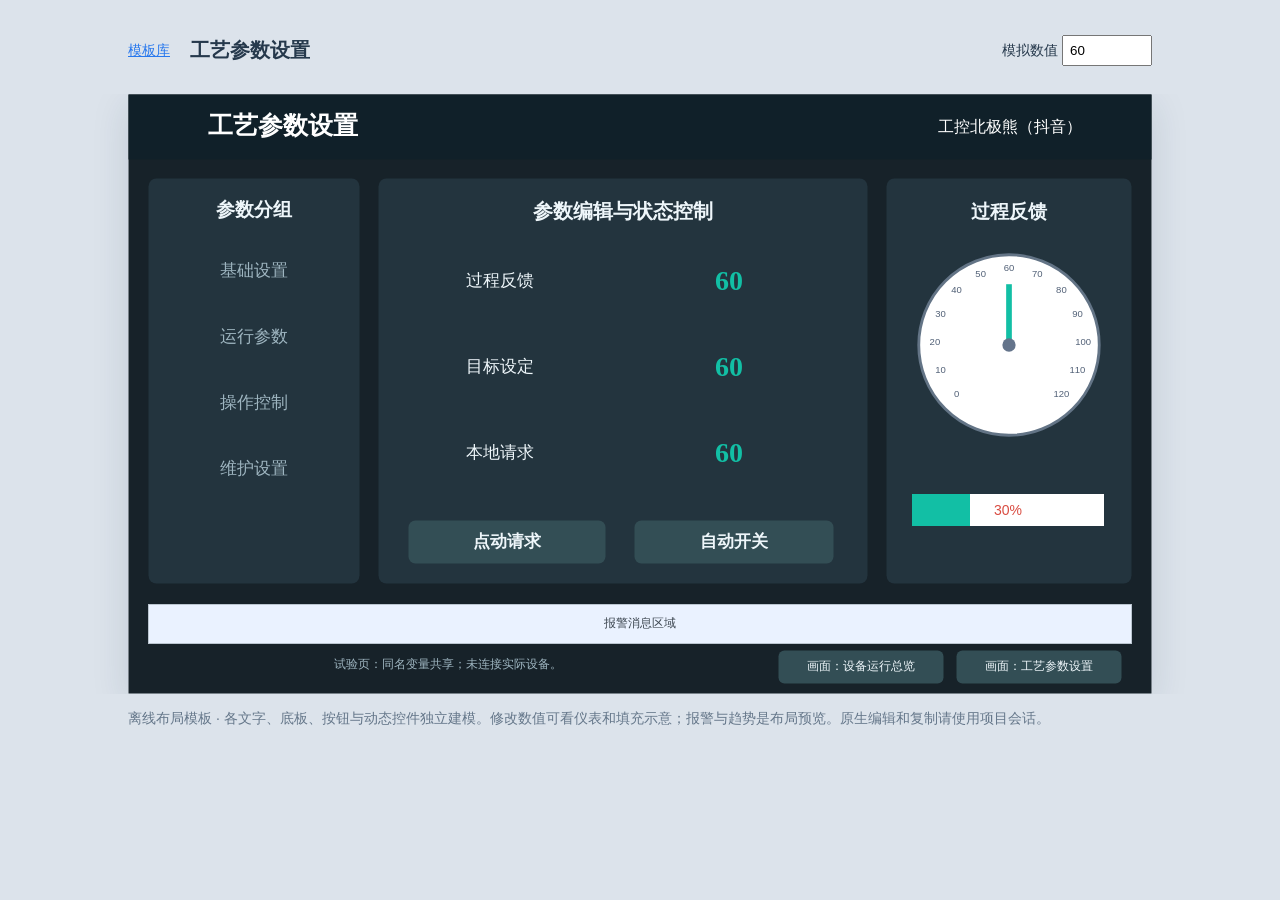
<file: hmi-ui-design/assets/template-library/previews/graphite.html>
<!doctype html><html lang="zh-CN"><meta charset="utf-8"><meta name="viewport" content="width=device-width"><title>模板预览</title>
<style>*{box-sizing:border-box}body{margin:0;padding:24px;background:#dce3eb;font:14px 'Microsoft YaHei',sans-serif;color:#26394c}header{display:flex;gap:20px;align-items:center;max-width:1024px;margin:0 auto 16px}header a{color:#2878ed}h1{font-size:20px;margin-right:auto}.wrap{max-width:100%;overflow:auto}#canvas{width:1024px;height:600px;position:relative;margin:auto;overflow:hidden;box-shadow:0 10px 35px #172f4520}.node{position:absolute;display:flex;align-items:center;justify-content:center;overflow:hidden;white-space:nowrap}.node>svg{width:100%;height:100%}.fill{position:absolute;left:0;bottom:0}.caption{position:relative}input[type=number]{width:90px;padding:6px}.alarm{background:white;border:1px solid #bac5cf;color:#3c4650;font-size:12px}.note{max-width:1024px;margin:16px auto;color:#65778a}</style>
<header><a href="index.html">模板库</a><h1 id="title"></h1><label>模拟数值 <input id="value" type="number" value="60" min="0" max="1000"></label></header><div class="wrap"><div id="canvas"></div></div><p class="note">离线布局模板 · 各文字、底板、按钮与动态控件独立建模。修改数值可看仪表和填充示意；报警与趋势是布局预览。原生编辑和复制请使用项目会话。</p>
<script>const model={"schema": "hmi-ui-editor-model/2.0-test", "revision": "template-graphite-20261105103319920743", "title": "工艺参数设置", "width": 1024, "height": 600, "template": {"id": "graphite", "library_revision": "1.0", "components_independent": true}, "variables": [{"name": "process_value", "kind": 2, "source_id": 1, "scope": "design_only"}, {"name": "command", "kind": 1, "source_id": 2, "scope": "design_only"}], "preview_initial": {"process_value": 60, "command": false}, "components": [{"id": "graphite_background", "kind": "picture", "rect": [0, 0, 1024, 600], "z": 0, "svg": "\u003csvg xmlns=\"http://www.w3.org/2000/svg\" width=\"1024\" height=\"600\" viewBox=\"0 0 1024 600\">\u003crect x=\"0.5\" y=\"0.5\" width=\"1023\" height=\"599\" rx=\"0\" fill=\"#172229\"/>\u003c/svg>"}, {"id": "graphite_header", "kind": "picture", "rect": [0, 0, 1024, 66], "z": 1, "svg": "\u003csvg xmlns=\"http://www.w3.org/2000/svg\" width=\"1024\" height=\"66\" viewBox=\"0 0 1024 66\">\u003crect x=\"0.5\" y=\"0.5\" width=\"1023\" height=\"65\" rx=\"0\" fill=\"#102029\"/>\u003c/svg>"}, {"id": "graphite_title", "kind": "label", "rect": [20, 12, 290, 52], "z": 2, "text": "工艺参数设置", "font": {"family": "微软雅黑", "size_px": 25, "weight": 700, "color": "#ffffff"}}, {"id": "graphite_brand", "kind": "label", "rect": [760, 20, 1004, 48], "z": 3, "text": "工控北极熊（抖音）", "font": {"family": "微软雅黑", "size_px": 16, "weight": 400, "color": "#ffffff"}}, {"id": "graphite_sidebar", "kind": "picture", "rect": [20, 84, 232, 490], "z": 4, "svg": "\u003csvg xmlns=\"http://www.w3.org/2000/svg\" width=\"212\" height=\"406\" viewBox=\"0 0 212 406\">\u003crect x=\"0.5\" y=\"0.5\" width=\"211\" height=\"405\" rx=\"8\" fill=\"#23343e\"/>\u003c/svg>"}, {"id": "graphite_side_title", "kind": "label", "rect": [34, 100, 218, 132], "z": 5, "text": "参数分组", "font": {"family": "微软雅黑", "size_px": 19, "weight": 700, "color": "#eef6fa"}}, {"id": "graphite_side0", "kind": "label", "rect": [40, 160, 212, 194], "z": 6, "text": "基础设置", "font": {"family": "微软雅黑", "size_px": 17, "weight": 400, "color": "#9eb5c0"}}, {"id": "graphite_side1", "kind": "label", "rect": [40, 226, 212, 260], "z": 7, "text": "运行参数", "font": {"family": "微软雅黑", "size_px": 17, "weight": 400, "color": "#9eb5c0"}}, {"id": "graphite_side2", "kind": "label", "rect": [40, 292, 212, 326], "z": 8, "text": "操作控制", "font": {"family": "微软雅黑", "size_px": 17, "weight": 400, "color": "#9eb5c0"}}, {"id": "graphite_side3", "kind": "label", "rect": [40, 358, 212, 392], "z": 9, "text": "维护设置", "font": {"family": "微软雅黑", "size_px": 17, "weight": 400, "color": "#9eb5c0"}}, {"id": "graphite_parameters", "kind": "picture", "rect": [250, 84, 740, 490], "z": 10, "svg": "\u003csvg xmlns=\"http://www.w3.org/2000/svg\" width=\"490\" height=\"406\" viewBox=\"0 0 490 406\">\u003crect x=\"0.5\" y=\"0.5\" width=\"489\" height=\"405\" rx=\"8\" fill=\"#23343e\"/>\u003c/svg>"}, {"id": "graphite_parameter_title", "kind": "label", "rect": [272, 100, 718, 136], "z": 11, "text": "参数编辑与状态控制", "font": {"family": "微软雅黑", "size_px": 20, "weight": 700, "color": "#eef6fa"}}, {"id": "graphite_parameter0", "kind": "label", "rect": [274, 166, 470, 208], "z": 12, "text": "过程反馈", "font": {"family": "微软雅黑", "size_px": 17, "weight": 400, "color": "#eef6fa"}}, {"id": "graphite_parameter_value0", "kind": "numeric_output", "rect": [496, 166, 706, 208], "z": 13, "binding": {"name": "process_value", "kind": 2, "id": 1}, "digits": 0, "min": 0, "max": 1000, "font": {"family": "微软雅黑", "size_px": 28, "weight": 700, "color": "#12bfa5"}}, {"id": "graphite_parameter1", "kind": "label", "rect": [274, 252, 470, 294], "z": 14, "text": "目标设定", "font": {"family": "微软雅黑", "size_px": 17, "weight": 400, "color": "#eef6fa"}}, {"id": "graphite_parameter_value1", "kind": "numeric_input", "rect": [496, 252, 706, 294], "z": 15, "binding": {"name": "process_value", "kind": 2, "id": 1}, "digits": 0, "min": 0, "max": 1000, "font": {"family": "微软雅黑", "size_px": 28, "weight": 700, "color": "#12bfa5"}}, {"id": "graphite_parameter2", "kind": "label", "rect": [274, 338, 470, 380], "z": 16, "text": "本地请求", "font": {"family": "微软雅黑", "size_px": 17, "weight": 400, "color": "#eef6fa"}}, {"id": "graphite_parameter_value2", "kind": "numeric_input", "rect": [496, 338, 706, 380], "z": 17, "binding": {"name": "process_value", "kind": 2, "id": 1}, "digits": 0, "min": 0, "max": 1000, "font": {"family": "微软雅黑", "size_px": 28, "weight": 700, "color": "#12bfa5"}}, {"id": "graphite_apply", "kind": "bit_switch", "rect": [280, 426, 478, 470], "z": 18, "binding": {"name": "command", "kind": 1, "id": 2}, "action": "momentary", "states": {"s0": "\u003csvg xmlns=\"http://www.w3.org/2000/svg\" width=\"198\" height=\"44\" viewBox=\"0 0 198 44\">\u003crect x=\"0.5\" y=\"0.5\" width=\"197\" height=\"43\" rx=\"7\" fill=\"#334e55\"/>\u003c/svg>", "s1": "\u003csvg xmlns=\"http://www.w3.org/2000/svg\" width=\"198\" height=\"44\" viewBox=\"0 0 198 44\">\u003crect x=\"0.5\" y=\"0.5\" width=\"197\" height=\"43\" rx=\"7\" fill=\"#12bfa5\"/>\u003c/svg>"}, "captions": {"s0": "点动请求", "s1": "点动请求"}, "state_colors": {"s0": "#eef6fa", "s1": "#ffffff"}, "font": {"family": "微软雅黑", "size_px": 17, "weight": 700, "color": "#eef6fa"}}, {"id": "graphite_mode", "kind": "bit_switch", "rect": [506, 426, 706, 470], "z": 19, "binding": {"name": "command", "kind": 1, "id": 2}, "action": "toggle", "states": {"s0": "\u003csvg xmlns=\"http://www.w3.org/2000/svg\" width=\"200\" height=\"44\" viewBox=\"0 0 200 44\">\u003crect x=\"0.5\" y=\"0.5\" width=\"199\" height=\"43\" rx=\"7\" fill=\"#334e55\"/>\u003c/svg>", "s1": "\u003csvg xmlns=\"http://www.w3.org/2000/svg\" width=\"200\" height=\"44\" viewBox=\"0 0 200 44\">\u003crect x=\"0.5\" y=\"0.5\" width=\"199\" height=\"43\" rx=\"7\" fill=\"#12bfa5\"/>\u003c/svg>"}, "captions": {"s0": "自动开关", "s1": "自动开关"}, "state_colors": {"s0": "#eef6fa", "s1": "#ffffff"}, "font": {"family": "微软雅黑", "size_px": 17, "weight": 700, "color": "#eef6fa"}}, {"id": "graphite_right", "kind": "picture", "rect": [758, 84, 1004, 490], "z": 20, "svg": "\u003csvg xmlns=\"http://www.w3.org/2000/svg\" width=\"246\" height=\"406\" viewBox=\"0 0 246 406\">\u003crect x=\"0.5\" y=\"0.5\" width=\"245\" height=\"405\" rx=\"8\" fill=\"#23343e\"/>\u003c/svg>"}, {"id": "graphite_right_title", "kind": "label", "rect": [774, 100, 988, 136], "z": 21, "text": "过程反馈", "font": {"family": "微软雅黑", "size_px": 19, "weight": 700, "color": "#eef6fa"}}, {"id": "graphite_gauge", "kind": "gauge", "rect": [786, 156, 976, 346], "z": 22, "binding": {"name": "process_value", "kind": 2, "id": 1}, "min": 0, "max": 120, "show_background": true, "needle_color": "#12bfa5", "needle_width": 7, "needle_margin": 25}, {"id": "graphite_progress", "kind": "percentage_fill", "rect": [784, 400, 976, 432], "z": 23, "binding": {"name": "process_value", "kind": 2, "id": 1}, "min": 0, "max": 200, "fill_color": "#12bfa5", "text_color": "#d94b40", "background_color": "#ffffff", "hide_text": false}, {"id": "graphite_alarm_strip", "kind": "alarm_strip", "rect": [20, 510, 1004, 550], "z": 24, "background_color": "#eaf2ff"}, {"id": "graphite_scope_note", "kind": "label", "rect": [20, 556, 620, 586], "z": 25, "text": "试验页：同名变量共享；未连接实际设备。", "font": {"family": "微软雅黑", "size_px": 12, "weight": 400, "color": "#9eb5c0"}}, {"id": "graphite_nav0", "kind": "navigation", "rect": [650, 556, 816, 590], "z": 26, "text": "画面：设备运行总览", "target_name": "设备运行总览", "font": {"family": "微软雅黑", "size_px": 12, "weight": 400, "color": "#eef6fa"}, "states": {"s0": "\u003csvg xmlns=\"http://www.w3.org/2000/svg\" width=\"166\" height=\"34\" viewBox=\"0 0 166 34\">\u003crect x=\"0.5\" y=\"0.5\" width=\"165\" height=\"33\" rx=\"6\" fill=\"#334e55\"/>\u003c/svg>", "s1": "\u003csvg xmlns=\"http://www.w3.org/2000/svg\" width=\"166\" height=\"34\" viewBox=\"0 0 166 34\">\u003crect x=\"0.5\" y=\"0.5\" width=\"165\" height=\"33\" rx=\"6\" fill=\"#12bfa5\"/>\u003c/svg>"}}, {"id": "graphite_nav1", "kind": "navigation", "rect": [828, 556, 994, 590], "z": 27, "text": "画面：工艺参数设置", "target_name": "工艺参数设置", "font": {"family": "微软雅黑", "size_px": 12, "weight": 400, "color": "#eef6fa"}, "states": {"s0": "\u003csvg xmlns=\"http://www.w3.org/2000/svg\" width=\"166\" height=\"34\" viewBox=\"0 0 166 34\">\u003crect x=\"0.5\" y=\"0.5\" width=\"165\" height=\"33\" rx=\"6\" fill=\"#334e55\"/>\u003c/svg>", "s1": "\u003csvg xmlns=\"http://www.w3.org/2000/svg\" width=\"166\" height=\"34\" viewBox=\"0 0 166 34\">\u003crect x=\"0.5\" y=\"0.5\" width=\"165\" height=\"33\" rx=\"6\" fill=\"#12bfa5\"/>\u003c/svg>"}}]};document.title=document.querySelector('#title').textContent=model.title;const canvas=document.querySelector('#canvas');function draw(){canvas.replaceChildren();let v=Number(document.querySelector('#value').value)||0;for(const n of model.components){const e=document.createElement('div');e.className='node';const [l,t,r,b]=n.rect;Object.assign(e.style,{left:l+'px',top:t+'px',width:r-l+'px',height:b-t+'px',zIndex:n.z});if(n.font)Object.assign(e.style,{fontSize:n.font.size_px+'px',fontWeight:n.font.weight,color:n.font.color,fontFamily:n.font.family});if(n.kind==='picture')e.innerHTML=n.svg;else if(n.kind==='label')e.textContent=n.text;else if(n.kind.startsWith('numeric'))e.textContent=v.toFixed(n.digits);else if(n.kind==='bit_switch'||n.kind==='navigation'||n.kind==='lamp'){e.innerHTML=n.states.s0;const c=document.createElement('span');c.className='caption';c.textContent=n.text||n.captions?.s0||'';e.firstChild.style.position='absolute';e.append(c);}else if(n.kind==='percentage_fill'){e.style.background=n.background_color||'transparent';const f=document.createElement('div');f.className='fill';f.style.background=n.fill_color;const vertical=b-t>r-l,ratio=Math.min(1,Math.max(0,v/n.max));f.style.width=(vertical?100:ratio*100)+'%';f.style.height=(vertical?ratio*100:100)+'%';e.append(f);if(!n.hide_text){const c=document.createElement('span');c.className='caption';c.style.color=n.text_color||'transparent';c.textContent=Math.round(ratio*100)+'%';e.append(c);}}else if(n.kind==='gauge'){let marks='';for(let i=0;i<=12;i++){const a=(-135+i*22.5)*Math.PI/180;marks+=`<text x="${100+Math.sin(a)*78}" y="${100-Math.cos(a)*78}" text-anchor="middle" font-size="10" fill="#526177">${i*10}</text>`;}const a=(-135+270*Math.min(1,v/120))*Math.PI/180;e.innerHTML=`<svg viewBox="0 0 200 200"><circle cx="100" cy="100" r="95" fill="white" stroke="#637486" stroke-width="3"/>${marks}<line x1="100" y1="100" x2="${100+Math.sin(a)*64}" y2="${100-Math.cos(a)*64}" stroke="${n.needle_color}" stroke-width="6"/><circle cx="100" cy="100" r="7" fill="#64748b"/></svg>`;}else if(n.kind==='realtime_trend'){e.innerHTML=`<svg viewBox="0 0 600 200"><defs><pattern id="grid" width="60" height="40" patternUnits="userSpaceOnUse"><path d="M60 0H0V40" fill="none" stroke="#dbe3ed"/></pattern></defs><rect width="600" height="200" fill="white"/><rect width="600" height="200" fill="url(#grid)"/><path d="M0 170L60 150L120 162L180 110L240 124L300 74L360 90L420 48L480 60L540 26L600 40" fill="none" stroke="${n.curve_color}" stroke-width="3"/></svg>`;}else {e.classList.add('alarm');e.textContent=n.kind==='alarm_strip'?'报警消息区域':(n.alarm_mode==='history'?'历史报警记录':'实时报警记录');if(n.background_color)e.style.background=n.background_color;}canvas.append(e);}}document.querySelector('#value').addEventListener('input',draw);draw();</script></html>
</file>
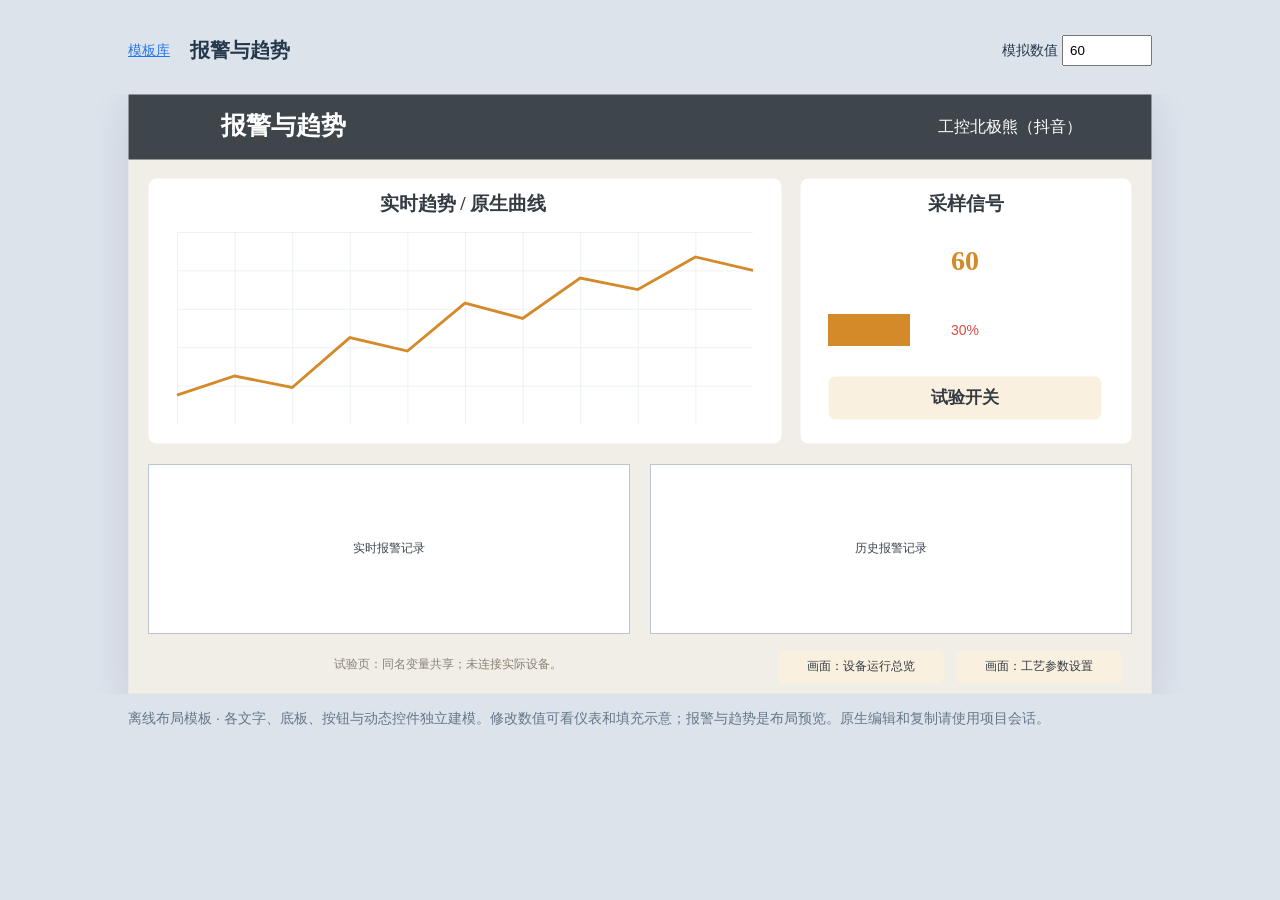
<file: hmi-ui-design/assets/template-library/previews/sand.html>
<!doctype html><html lang="zh-CN"><meta charset="utf-8"><meta name="viewport" content="width=device-width"><title>模板预览</title>
<style>*{box-sizing:border-box}body{margin:0;padding:24px;background:#dce3eb;font:14px 'Microsoft YaHei',sans-serif;color:#26394c}header{display:flex;gap:20px;align-items:center;max-width:1024px;margin:0 auto 16px}header a{color:#2878ed}h1{font-size:20px;margin-right:auto}.wrap{max-width:100%;overflow:auto}#canvas{width:1024px;height:600px;position:relative;margin:auto;overflow:hidden;box-shadow:0 10px 35px #172f4520}.node{position:absolute;display:flex;align-items:center;justify-content:center;overflow:hidden;white-space:nowrap}.node>svg{width:100%;height:100%}.fill{position:absolute;left:0;bottom:0}.caption{position:relative}input[type=number]{width:90px;padding:6px}.alarm{background:white;border:1px solid #bac5cf;color:#3c4650;font-size:12px}.note{max-width:1024px;margin:16px auto;color:#65778a}</style>
<header><a href="index.html">模板库</a><h1 id="title"></h1><label>模拟数值 <input id="value" type="number" value="60" min="0" max="1000"></label></header><div class="wrap"><div id="canvas"></div></div><p class="note">离线布局模板 · 各文字、底板、按钮与动态控件独立建模。修改数值可看仪表和填充示意；报警与趋势是布局预览。原生编辑和复制请使用项目会话。</p>
<script>const model={"schema": "hmi-ui-editor-model/2.0-test", "revision": "template-sand-20261105103319920743", "title": "报警与趋势", "width": 1024, "height": 600, "template": {"id": "sand", "library_revision": "1.0", "components_independent": true}, "variables": [{"name": "process_value", "kind": 2, "source_id": 1, "scope": "design_only"}, {"name": "command", "kind": 1, "source_id": 2, "scope": "design_only"}], "preview_initial": {"process_value": 60, "command": false}, "components": [{"id": "sand_background", "kind": "picture", "rect": [0, 0, 1024, 600], "z": 0, "svg": "\u003csvg xmlns=\"http://www.w3.org/2000/svg\" width=\"1024\" height=\"600\" viewBox=\"0 0 1024 600\">\u003crect x=\"0.5\" y=\"0.5\" width=\"1023\" height=\"599\" rx=\"0\" fill=\"#f1eee8\"/>\u003c/svg>"}, {"id": "sand_header", "kind": "picture", "rect": [0, 0, 1024, 66], "z": 1, "svg": "\u003csvg xmlns=\"http://www.w3.org/2000/svg\" width=\"1024\" height=\"66\" viewBox=\"0 0 1024 66\">\u003crect x=\"0.5\" y=\"0.5\" width=\"1023\" height=\"65\" rx=\"0\" fill=\"#3e454b\"/>\u003c/svg>"}, {"id": "sand_title", "kind": "label", "rect": [20, 12, 290, 52], "z": 2, "text": "报警与趋势", "font": {"family": "微软雅黑", "size_px": 25, "weight": 700, "color": "#ffffff"}}, {"id": "sand_brand", "kind": "label", "rect": [760, 20, 1004, 48], "z": 3, "text": "工控北极熊（抖音）", "font": {"family": "微软雅黑", "size_px": 16, "weight": 400, "color": "#ffffff"}}, {"id": "sand_trend_card", "kind": "picture", "rect": [20, 84, 654, 350], "z": 4, "svg": "\u003csvg xmlns=\"http://www.w3.org/2000/svg\" width=\"634\" height=\"266\" viewBox=\"0 0 634 266\">\u003crect x=\"0.5\" y=\"0.5\" width=\"633\" height=\"265\" rx=\"8\" fill=\"#ffffff\"/>\u003c/svg>"}, {"id": "sand_trend_title", "kind": "label", "rect": [34, 94, 636, 126], "z": 5, "text": "实时趋势 / 原生曲线", "font": {"family": "微软雅黑", "size_px": 19, "weight": 700, "color": "#343b43"}}, {"id": "sand_trend", "kind": "realtime_trend", "rect": [38, 138, 636, 330], "z": 6, "binding": {"name": "process_value", "kind": 2, "id": 1}, "x_major": 6, "y_major": 5, "time_minutes": 15, "y_max": 200, "curve_color": "#d48a29"}, {"id": "sand_signal_card", "kind": "picture", "rect": [672, 84, 1004, 350], "z": 7, "svg": "\u003csvg xmlns=\"http://www.w3.org/2000/svg\" width=\"332\" height=\"266\" viewBox=\"0 0 332 266\">\u003crect x=\"0.5\" y=\"0.5\" width=\"331\" height=\"265\" rx=\"8\" fill=\"#ffffff\"/>\u003c/svg>"}, {"id": "sand_signal_title", "kind": "label", "rect": [688, 94, 988, 126], "z": 8, "text": "采样信号", "font": {"family": "微软雅黑", "size_px": 19, "weight": 700, "color": "#343b43"}}, {"id": "sand_signal", "kind": "numeric_input", "rect": [700, 146, 974, 188], "z": 9, "binding": {"name": "process_value", "kind": 2, "id": 1}, "digits": 0, "min": 0, "max": 1000, "font": {"family": "微软雅黑", "size_px": 28, "weight": 700, "color": "#d48a29"}}, {"id": "sand_progress", "kind": "percentage_fill", "rect": [700, 220, 974, 252], "z": 10, "binding": {"name": "process_value", "kind": 2, "id": 1}, "min": 0, "max": 200, "fill_color": "#d48a29", "text_color": "#d94b40", "background_color": "#ffffff", "hide_text": false}, {"id": "sand_switch", "kind": "bit_switch", "rect": [700, 282, 974, 326], "z": 11, "binding": {"name": "command", "kind": 1, "id": 2}, "action": "toggle", "states": {"s0": "\u003csvg xmlns=\"http://www.w3.org/2000/svg\" width=\"274\" height=\"44\" viewBox=\"0 0 274 44\">\u003crect x=\"0.5\" y=\"0.5\" width=\"273\" height=\"43\" rx=\"7\" fill=\"#faf0df\"/>\u003c/svg>", "s1": "\u003csvg xmlns=\"http://www.w3.org/2000/svg\" width=\"274\" height=\"44\" viewBox=\"0 0 274 44\">\u003crect x=\"0.5\" y=\"0.5\" width=\"273\" height=\"43\" rx=\"7\" fill=\"#d48a29\"/>\u003c/svg>"}, "captions": {"s0": "试验开关", "s1": "试验开关"}, "state_colors": {"s0": "#343b43", "s1": "#ffffff"}, "font": {"family": "微软雅黑", "size_px": 17, "weight": 700, "color": "#343b43"}}, {"id": "sand_realtime", "kind": "alarm_browser", "rect": [20, 370, 502, 540], "z": 12, "alarm_mode": "realtime"}, {"id": "sand_history", "kind": "alarm_browser", "rect": [522, 370, 1004, 540], "z": 13, "alarm_mode": "history"}, {"id": "sand_scope_note", "kind": "label", "rect": [20, 556, 620, 586], "z": 14, "text": "试验页：同名变量共享；未连接实际设备。", "font": {"family": "微软雅黑", "size_px": 12, "weight": 400, "color": "#8a8173"}}, {"id": "sand_nav0", "kind": "navigation", "rect": [650, 556, 816, 590], "z": 15, "text": "画面：设备运行总览", "target_name": "设备运行总览", "font": {"family": "微软雅黑", "size_px": 12, "weight": 400, "color": "#343b43"}, "states": {"s0": "\u003csvg xmlns=\"http://www.w3.org/2000/svg\" width=\"166\" height=\"34\" viewBox=\"0 0 166 34\">\u003crect x=\"0.5\" y=\"0.5\" width=\"165\" height=\"33\" rx=\"6\" fill=\"#faf0df\"/>\u003c/svg>", "s1": "\u003csvg xmlns=\"http://www.w3.org/2000/svg\" width=\"166\" height=\"34\" viewBox=\"0 0 166 34\">\u003crect x=\"0.5\" y=\"0.5\" width=\"165\" height=\"33\" rx=\"6\" fill=\"#d48a29\"/>\u003c/svg>"}}, {"id": "sand_nav1", "kind": "navigation", "rect": [828, 556, 994, 590], "z": 16, "text": "画面：工艺参数设置", "target_name": "工艺参数设置", "font": {"family": "微软雅黑", "size_px": 12, "weight": 400, "color": "#343b43"}, "states": {"s0": "\u003csvg xmlns=\"http://www.w3.org/2000/svg\" width=\"166\" height=\"34\" viewBox=\"0 0 166 34\">\u003crect x=\"0.5\" y=\"0.5\" width=\"165\" height=\"33\" rx=\"6\" fill=\"#faf0df\"/>\u003c/svg>", "s1": "\u003csvg xmlns=\"http://www.w3.org/2000/svg\" width=\"166\" height=\"34\" viewBox=\"0 0 166 34\">\u003crect x=\"0.5\" y=\"0.5\" width=\"165\" height=\"33\" rx=\"6\" fill=\"#d48a29\"/>\u003c/svg>"}}]};document.title=document.querySelector('#title').textContent=model.title;const canvas=document.querySelector('#canvas');function draw(){canvas.replaceChildren();let v=Number(document.querySelector('#value').value)||0;for(const n of model.components){const e=document.createElement('div');e.className='node';const [l,t,r,b]=n.rect;Object.assign(e.style,{left:l+'px',top:t+'px',width:r-l+'px',height:b-t+'px',zIndex:n.z});if(n.font)Object.assign(e.style,{fontSize:n.font.size_px+'px',fontWeight:n.font.weight,color:n.font.color,fontFamily:n.font.family});if(n.kind==='picture')e.innerHTML=n.svg;else if(n.kind==='label')e.textContent=n.text;else if(n.kind.startsWith('numeric'))e.textContent=v.toFixed(n.digits);else if(n.kind==='bit_switch'||n.kind==='navigation'||n.kind==='lamp'){e.innerHTML=n.states.s0;const c=document.createElement('span');c.className='caption';c.textContent=n.text||n.captions?.s0||'';e.firstChild.style.position='absolute';e.append(c);}else if(n.kind==='percentage_fill'){e.style.background=n.background_color||'transparent';const f=document.createElement('div');f.className='fill';f.style.background=n.fill_color;const vertical=b-t>r-l,ratio=Math.min(1,Math.max(0,v/n.max));f.style.width=(vertical?100:ratio*100)+'%';f.style.height=(vertical?ratio*100:100)+'%';e.append(f);if(!n.hide_text){const c=document.createElement('span');c.className='caption';c.style.color=n.text_color||'transparent';c.textContent=Math.round(ratio*100)+'%';e.append(c);}}else if(n.kind==='gauge'){let marks='';for(let i=0;i<=12;i++){const a=(-135+i*22.5)*Math.PI/180;marks+=`<text x="${100+Math.sin(a)*78}" y="${100-Math.cos(a)*78}" text-anchor="middle" font-size="10" fill="#526177">${i*10}</text>`;}const a=(-135+270*Math.min(1,v/120))*Math.PI/180;e.innerHTML=`<svg viewBox="0 0 200 200"><circle cx="100" cy="100" r="95" fill="white" stroke="#637486" stroke-width="3"/>${marks}<line x1="100" y1="100" x2="${100+Math.sin(a)*64}" y2="${100-Math.cos(a)*64}" stroke="${n.needle_color}" stroke-width="6"/><circle cx="100" cy="100" r="7" fill="#64748b"/></svg>`;}else if(n.kind==='realtime_trend'){e.innerHTML=`<svg viewBox="0 0 600 200"><defs><pattern id="grid" width="60" height="40" patternUnits="userSpaceOnUse"><path d="M60 0H0V40" fill="none" stroke="#dbe3ed"/></pattern></defs><rect width="600" height="200" fill="white"/><rect width="600" height="200" fill="url(#grid)"/><path d="M0 170L60 150L120 162L180 110L240 124L300 74L360 90L420 48L480 60L540 26L600 40" fill="none" stroke="${n.curve_color}" stroke-width="3"/></svg>`;}else {e.classList.add('alarm');e.textContent=n.kind==='alarm_strip'?'报警消息区域':(n.alarm_mode==='history'?'历史报警记录':'实时报警记录');if(n.background_color)e.style.background=n.background_color;}canvas.append(e);}}document.querySelector('#value').addEventListener('input',draw);draw();</script></html>
</file>
